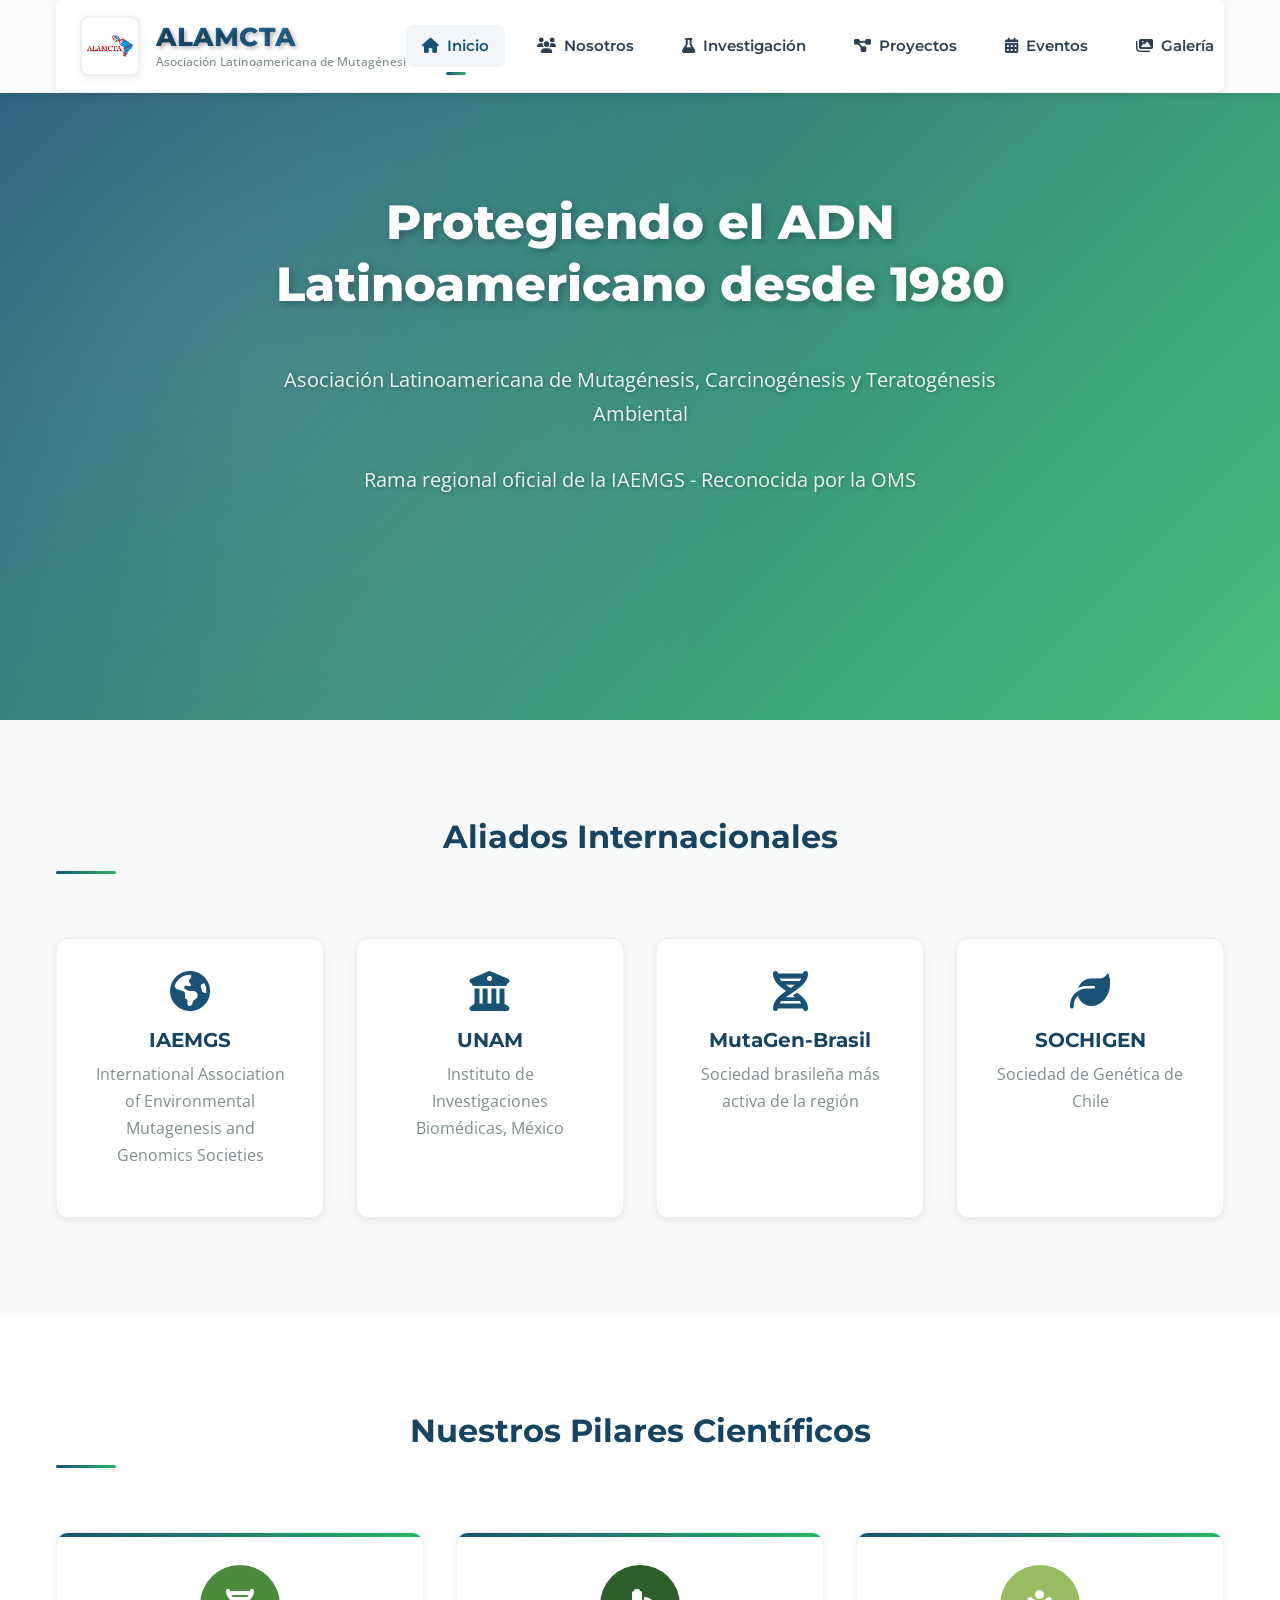
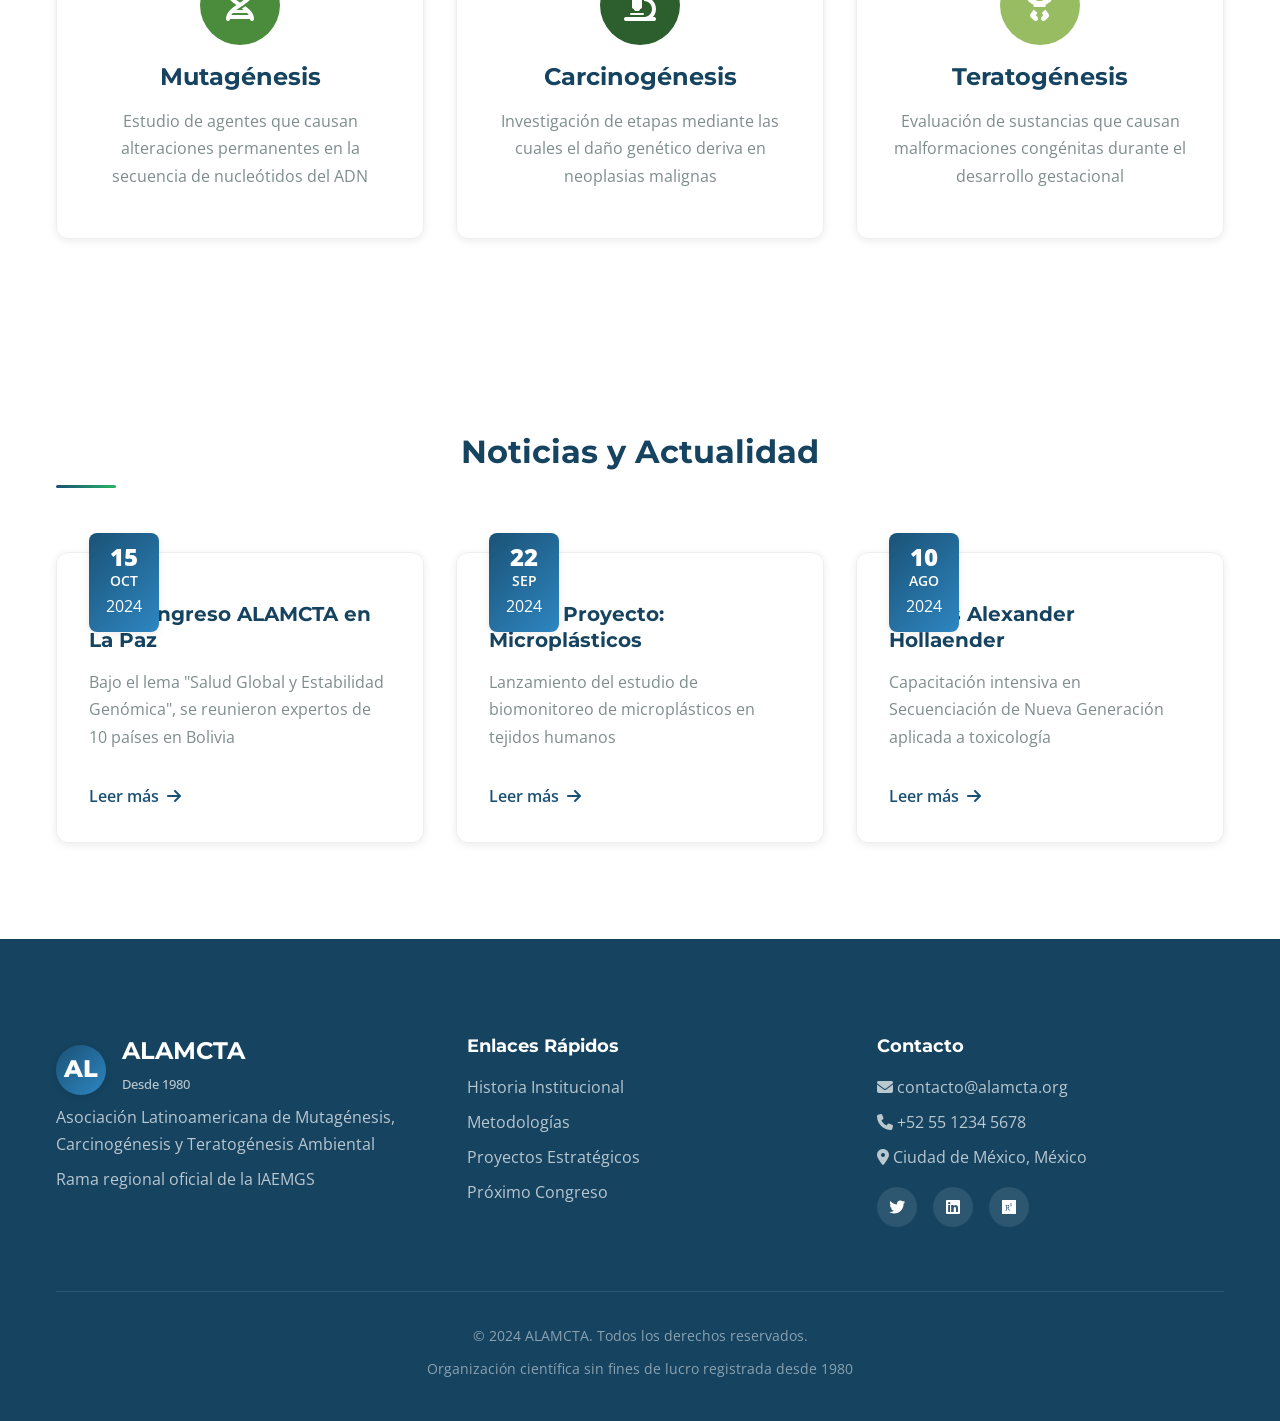
<file: index.html>
<!DOCTYPE html>
<html lang="es">
<head>
    <meta charset="UTF-8">
    <meta name="viewport" content="width=device-width, initial-scale=1.0">
    <title>ALAMCTA - Inicio</title>
    <link rel="stylesheet" href="assets/css/style.css">
    <link rel="stylesheet" href="https://cdnjs.cloudflare.com/ajax/libs/font-awesome/6.4.0/css/all.min.css">
    <link href="https://fonts.googleapis.com/css2?family=Montserrat:wght@400;600;700&family=Open+Sans:wght@400;600&display=swap" rel="stylesheet">
</head>
<body>
    <!-- Navegación -->
    <header class="header">
    <div class="container">
        <nav class="navbar">
            <!-- Logo con Imagen a la Izquierda -->
            <div class="logo-con-imagen">
                <a href="index.html" class="logo-link">
                    <div class="logo-img-container">
                        <!-- Imagen del logo -->
                        <img src="assets/img/logo.jpg" 
                             alt="ALAMCTA - Asociación Latinoamericana de Mutagénesis, Carcinogénesis y Teratogénesis Ambiental"
                             class="logo-img">
                    </div>
                    <div class="logo-texto">
                        <h1 class="logo-titulo">ALAMCTA</h1>
                        <p class="logo-descripcion">Asociación Latinoamericana de Mutagénesis, Carcinogénesis y Teratogénesis Ambiental</p>
                    </div>
                </a>
            </div>
            
            <!-- Botón Menú Móvil -->
            <button class="mobile-menu-btn" aria-label="Menú móvil">
                <i class="fas fa-bars"></i>
            </button>
            
            <!-- Menú de Navegación -->
            <ul class="nav-menu">
                <li><a href="index.html" class="active"><i class="fas fa-home"></i> Inicio</a></li>
                <li><a href="nosotros.html"><i class="fas fa-users"></i> Nosotros</a></li>
                <li><a href="investigacion.html"><i class="fas fa-flask"></i> Investigación</a></li>
                <li><a href="proyectos.html"><i class="fas fa-project-diagram"></i> Proyectos</a></li>
                <li><a href="eventos.html"><i class="fas fa-calendar-alt"></i> Eventos</a></li>
                <li><a href="galeria.html"><i class="fas fa-images"></i> Galería</a></li>
                
            </ul>
        </nav>
    </div>
</header>
    <!-- Hero Section -->
    <section class="hero">
        <div class="container">
            <div class="hero-content">
                <h2>Protegiendo el ADN Latinoamericano desde 1980</h2>
                <p>Asociación Latinoamericana de Mutagénesis, Carcinogénesis y Teratogénesis Ambiental</p>
                <p>Rama regional oficial de la IAEMGS - Reconocida por la OMS</p>
                <div class="hero-buttons">
                    </div>
            </div>
        </div>
    </section>

    <!-- Sección de Aliados -->
    <section class="aliados">
        <div class="container">
            <h2 class="section-title">Aliados Internacionales</h2>
            <div class="aliados-grid">
                <div class="aliado-card">
                    <i class="fas fa-globe-americas"></i>
                    <h3>IAEMGS</h3>
                    <p>International Association of Environmental Mutagenesis and Genomics Societies</p>
                </div>
                <div class="aliado-card">
                    <i class="fas fa-university"></i>
                    <h3>UNAM</h3>
                    <p>Instituto de Investigaciones Biomédicas, México</p>
                </div>
                <div class="aliado-card">
                    <i class="fas fa-dna"></i>
                    <h3>MutaGen-Brasil</h3>
                    <p>Sociedad brasileña más activa de la región</p>
                </div>
                <div class="aliado-card">
                    <i class="fas fa-leaf"></i>
                    <h3>SOCHIGEN</h3>
                    <p>Sociedad de Genética de Chile</p>
                </div>
            </div>
        </div>
    </section>

    <!-- Sección Pilares Científicos -->
    <section class="pilares">
        <div class="container">
            <h2 class="section-title">Nuestros Pilares Científicos</h2>
            <div class="pilares-grid">
                <div class="pilar-card">
                    <div class="pilar-icon" style="background-color: #4a8b3c;">
                        <i class="fas fa-dna"></i>
                    </div>
                    <h3>Mutagénesis</h3>
                    <p>Estudio de agentes que causan alteraciones permanentes en la secuencia de nucleótidos del ADN</p>
                </div>
                <div class="pilar-card">
                    <div class="pilar-icon" style="background-color: #2c5f2d;">
                        <i class="fas fa-microscope"></i>
                    </div>
                    <h3>Carcinogénesis</h3>
                    <p>Investigación de etapas mediante las cuales el daño genético deriva en neoplasias malignas</p>
                </div>
                <div class="pilar-card">
                    <div class="pilar-icon" style="background-color: #97bc62;">
                        <i class="fas fa-baby"></i>
                    </div>
                    <h3>Teratogénesis</h3>
                    <p>Evaluación de sustancias que causan malformaciones congénitas durante el desarrollo gestacional</p>
                </div>
            </div>
        </div>
    </section>

    <!-- Sección Noticias -->
    <section class="noticias">
        <div class="container">
            <h2 class="section-title">Noticias y Actualidad</h2>
            <div class="noticias-grid">
                <article class="noticia-card">
                    <div class="noticia-fecha">
                        <span class="dia">15</span>
                        <span class="mes">OCT</span>
                        <span class="ano">2024</span>
                    </div>
                    <h3>XIII Congreso ALAMCTA en La Paz</h3>
                    <p>Bajo el lema "Salud Global y Estabilidad Genómica", se reunieron expertos de 10 países en Bolivia</p>
                    <a href="eventos.html" class="noticia-link">Leer más <i class="fas fa-arrow-right"></i></a>
                </article>
                <article class="noticia-card">
                    <div class="noticia-fecha">
                        <span class="dia">22</span>
                        <span class="mes">SEP</span>
                        <span class="ano">2024</span>
                    </div>
                    <h3>Nuevo Proyecto: Microplásticos</h3>
                    <p>Lanzamiento del estudio de biomonitoreo de microplásticos en tejidos humanos</p>
                    <a href="proyectos.html" class="noticia-link">Leer más <i class="fas fa-arrow-right"></i></a>
                </article>
                <article class="noticia-card">
                    <div class="noticia-fecha">
                        <span class="dia">10</span>
                        <span class="mes">AGO</span>
                        <span class="ano">2024</span>
                    </div>
                    <h3>Cursos Alexander Hollaender</h3>
                    <p>Capacitación intensiva en Secuenciación de Nueva Generación aplicada a toxicología</p>
                    <a href="eventos.html" class="noticia-link">Leer más <i class="fas fa-arrow-right"></i></a>
                </article>
            </div>
        </div>
    </section>

    <!-- Footer -->
    <footer class="footer">
        <div class="container">
            <div class="footer-content">
                <div class="footer-section">
                    <div class="logo">
                        <a href="index.html">
                            <div class="logo-icon">AL</div>
                            <div class="logo-text">
                                <h3>ALAMCTA</h3>
                                <p>Desde 1980</p>
                            </div>
                        </a>
                    </div>
                    <p>Asociación Latinoamericana de Mutagénesis, Carcinogénesis y Teratogénesis Ambiental</p>
                    <p>Rama regional oficial de la IAEMGS</p>
                </div>
                
                <div class="footer-section">
                    <h4>Enlaces Rápidos</h4>
                    <ul>
                        <li><a href="nosotros.html">Historia Institucional</a></li>
                        <li><a href="investigacion.html">Metodologías</a></li>
                        <li><a href="proyectos.html">Proyectos Estratégicos</a></li>
                        <li><a href="eventos.html">Próximo Congreso</a></li>
                    </ul>
                </div>
                
                <div class="footer-section">
                    <h4>Contacto</h4>
                    <p><i class="fas fa-envelope"></i> contacto@alamcta.org</p>
                    <p><i class="fas fa-phone"></i> +52 55 1234 5678</p>
                    <p><i class="fas fa-map-marker-alt"></i> Ciudad de México, México</p>
                    <div class="social-icons">
                        <a href="#"><i class="fab fa-twitter"></i></a>
                        <a href="#"><i class="fab fa-linkedin"></i></a>
                        <a href="#"><i class="fab fa-researchgate"></i></a>
                    </div>
                </div>
            </div>
            
            <div class="footer-bottom">
                <p>&copy; 2024 ALAMCTA. Todos los derechos reservados.</p>
                <p class="disclaimer">Organización científica sin fines de lucro registrada desde 1980</p>
            </div>
        </div>
    </footer>

    <script src="assets/js/main.js"></script>
</body>
</html>
</file>
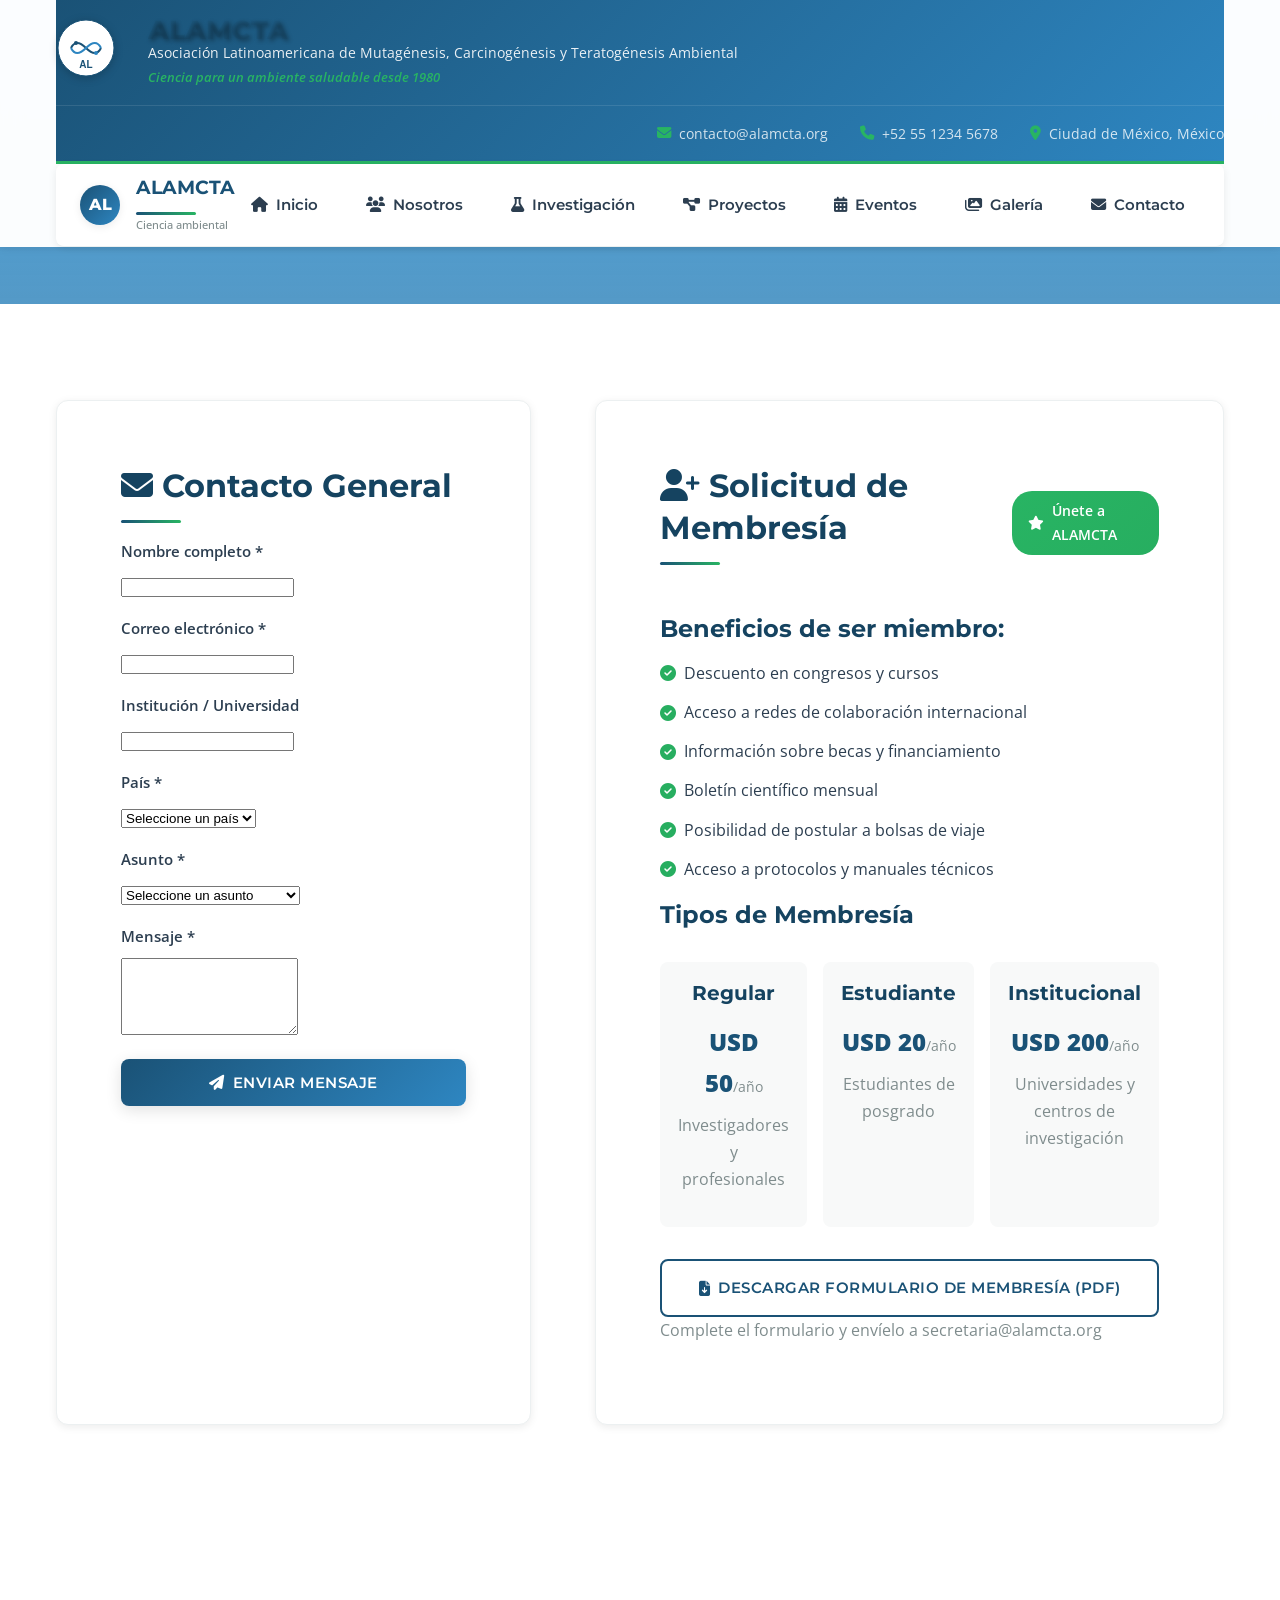
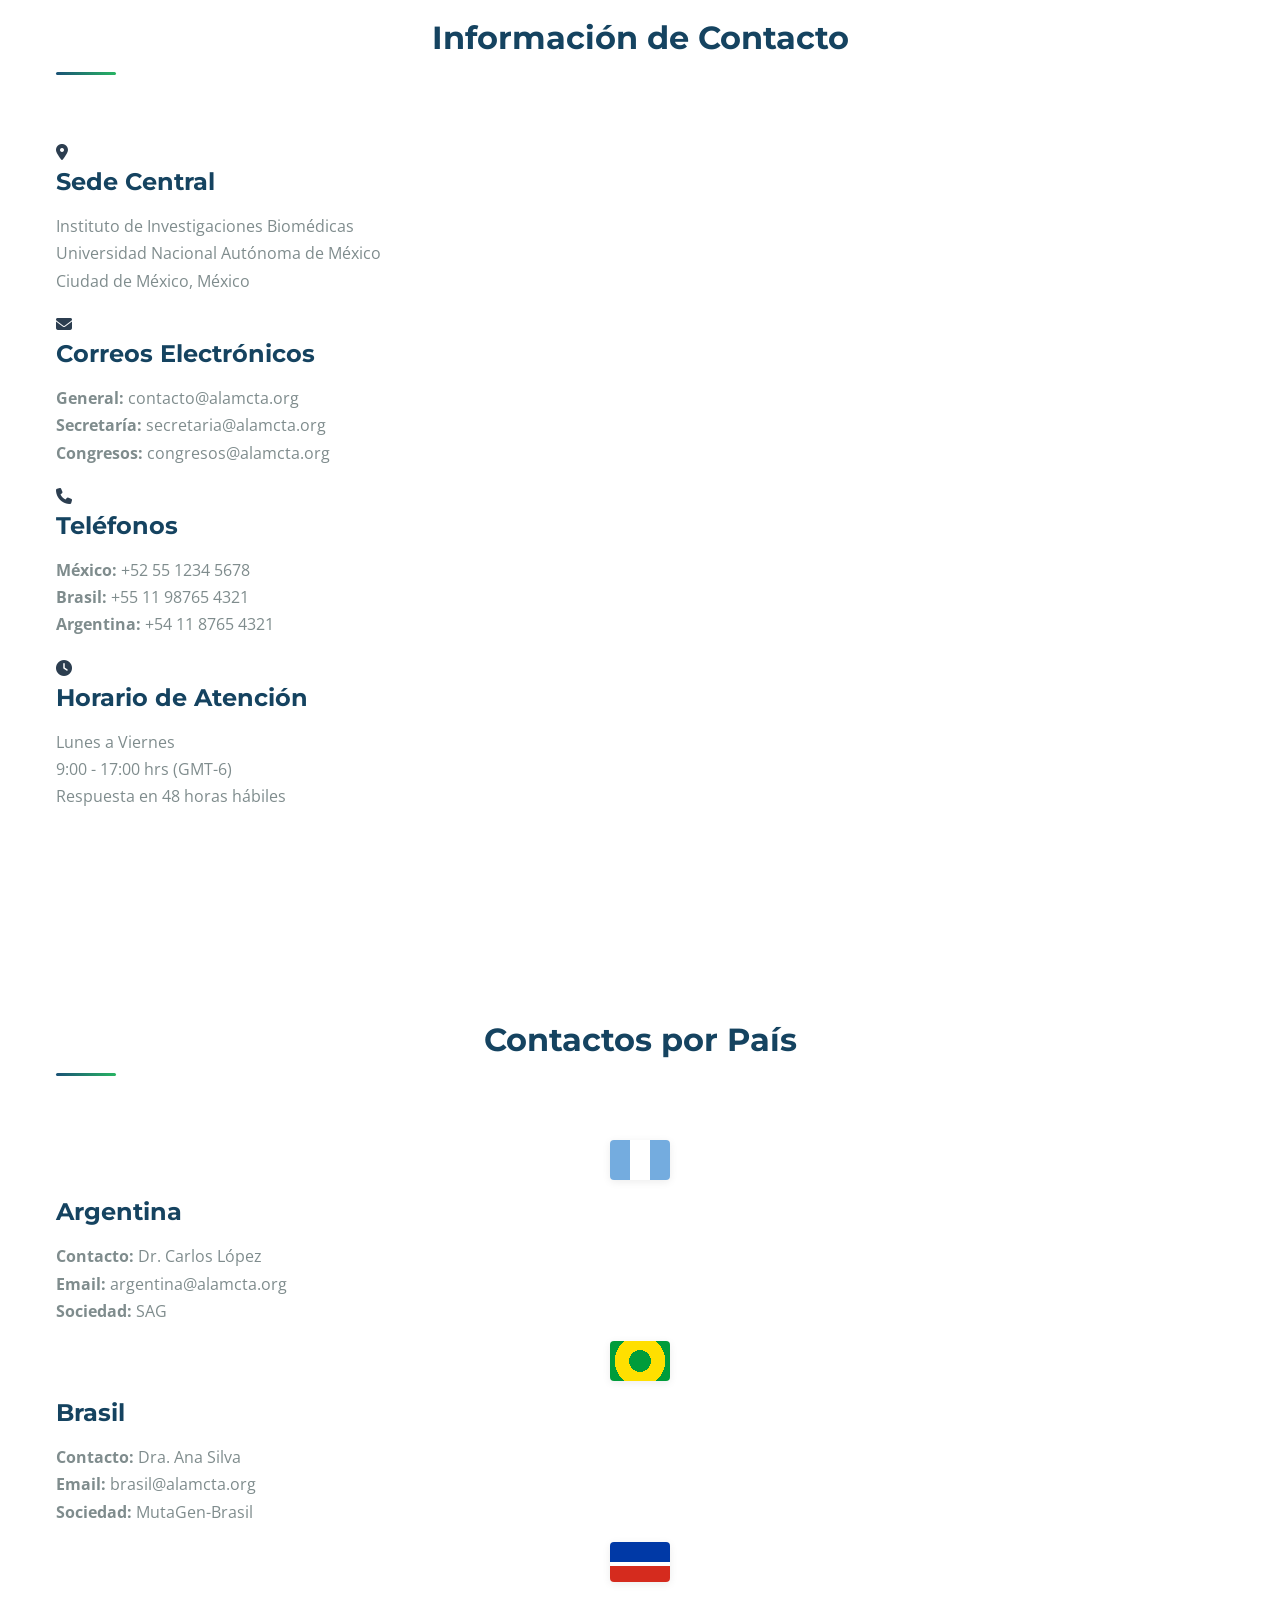
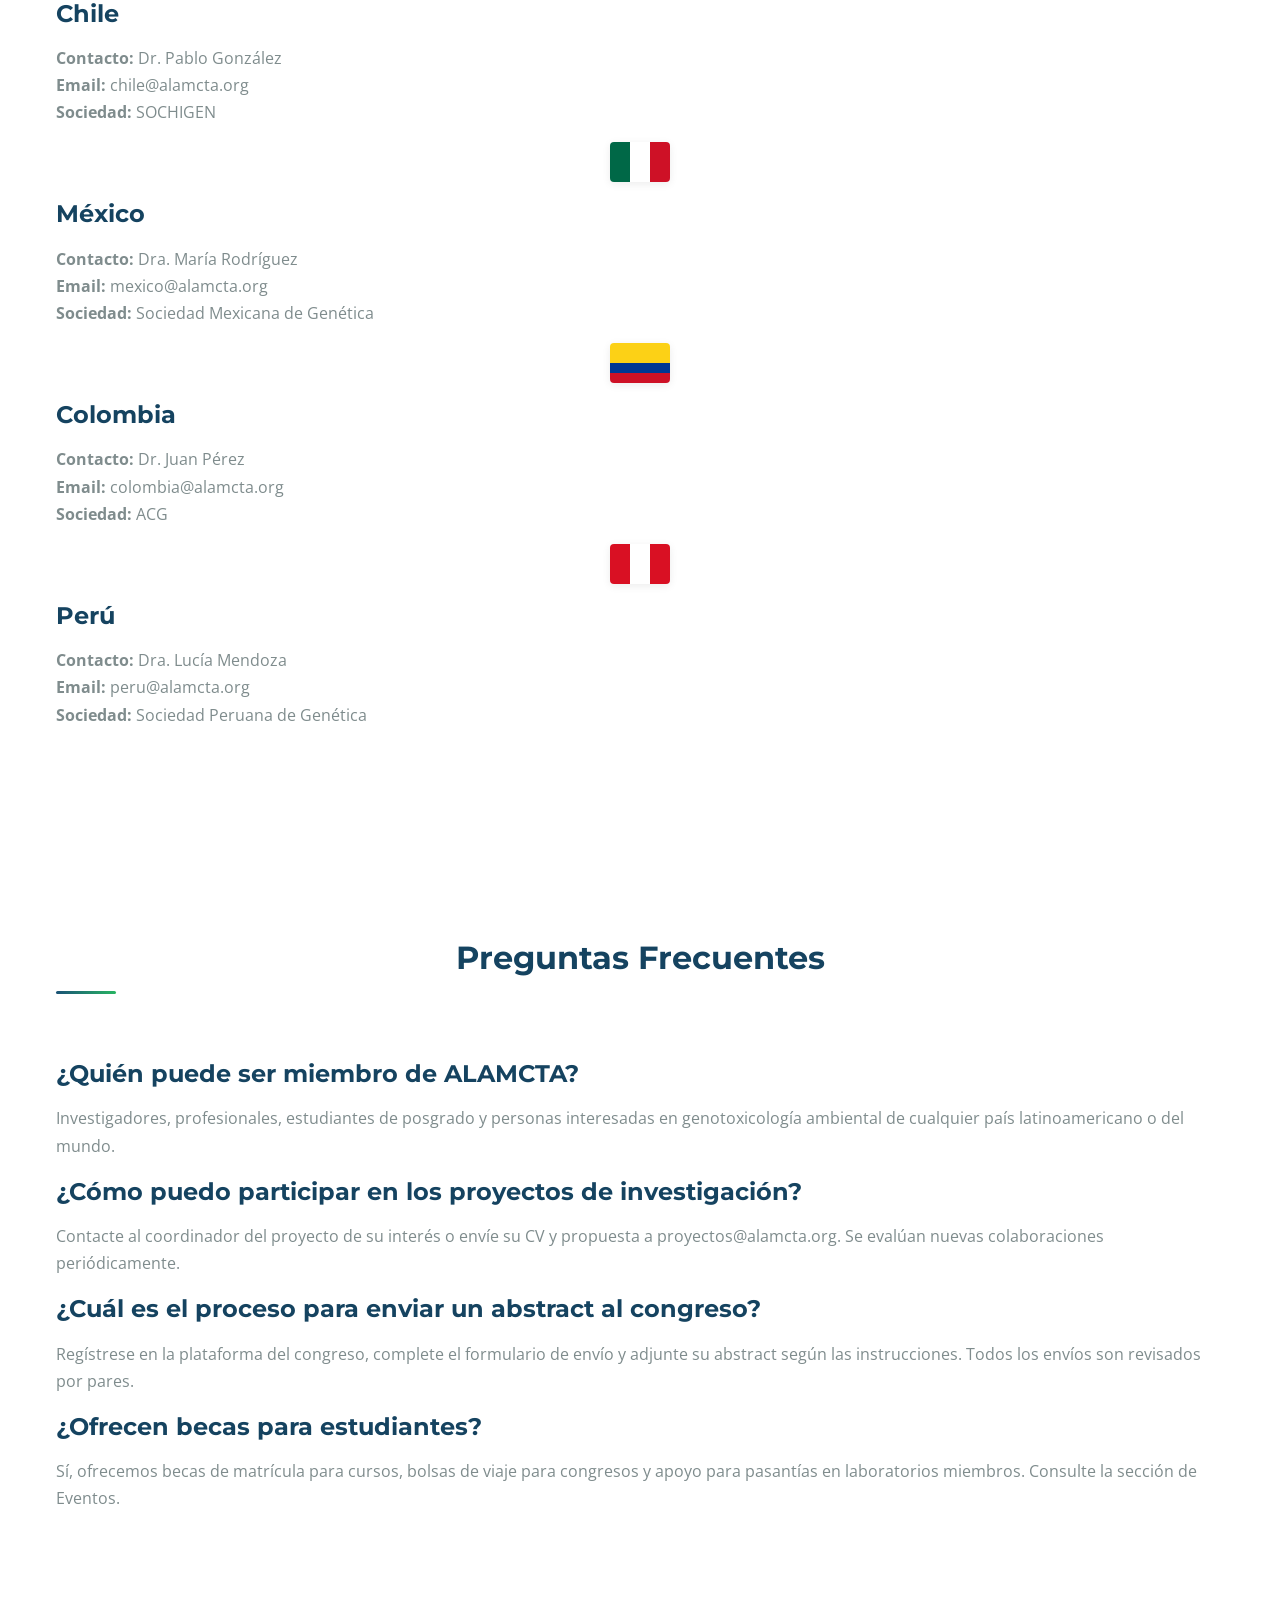
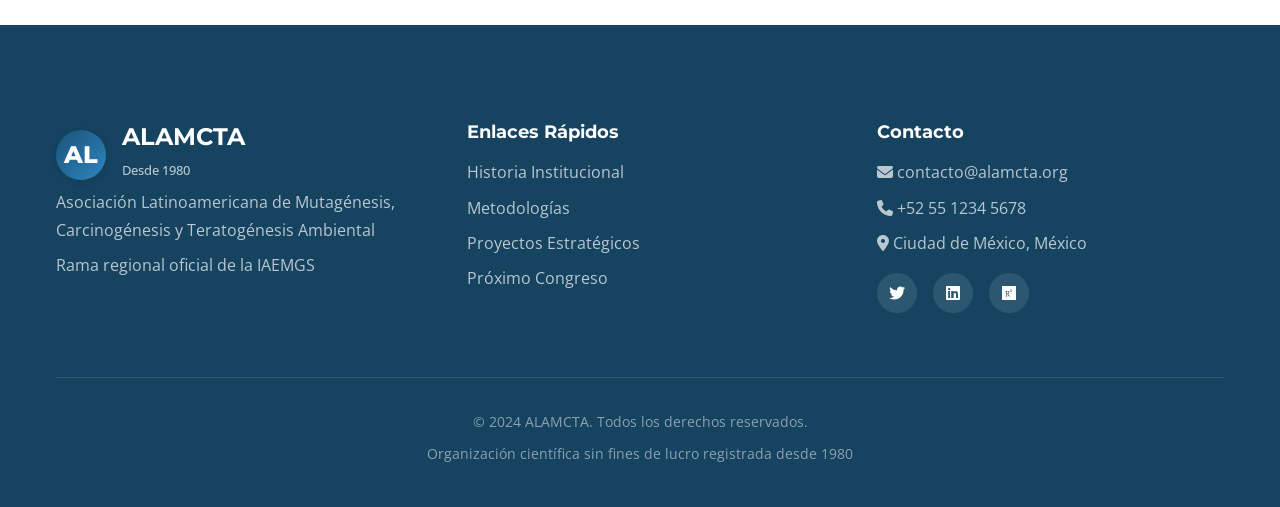
<file: contacto.html>
<!DOCTYPE html>
<html lang="es">
<head>
    <meta charset="UTF-8">
    <meta name="viewport" content="width=device-width, initial-scale=1.0">
    <title>ALAMCTA - Contacto y Membresía</title>
    <link rel="stylesheet" href="assets/css/style.css">
    <link rel="stylesheet" href="https://cdnjs.cloudflare.com/ajax/libs/font-awesome/6.4.0/css/all.min.css">
    <link href="https://fonts.googleapis.com/css2?family=Montserrat:wght@400;600;700&family=Open+Sans:wght@400;600&display=swap" rel="stylesheet">
</head>
<body>
    <!-- Navegación -->
<!-- Header con Logo -->
<header class="header">
    <div class="container">
        <!-- Banner Superior con Logo Completo -->
        <div class="header-banner">
            <div class="logo-completo">
                <div class="logo-imagen">
                    <!-- SVG del logo ALAMCTA -->
                    <svg width="60" height="60" viewBox="0 0 60 60" fill="none" xmlns="http://www.w3.org/2000/svg">
                        <!-- Círculo de fondo -->
                        <circle cx="30" cy="30" r="28" fill="white" stroke="#1A5276" stroke-width="1"/>
                        <!-- Elemento ADN simplificado -->
                        <path d="M 15 30 Q 20 20 30 30 Q 40 40 45 30" stroke="#1A5276" stroke-width="2" fill="none"/>
                        <path d="M 15 30 Q 20 40 30 30 Q 40 20 45 30" stroke="#2E86C1" stroke-width="2" fill="none"/>
                        <!-- Puntos de conexión -->
                        <circle cx="20" cy="25" r="2" fill="#1A5276"/>
                        <circle cx="40" cy="35" r="2" fill="#2E86C1"/>
                        <!-- Texto AL -->
                        <text x="30" y="50" text-anchor="middle" font-family="Arial" font-size="10" font-weight="bold" fill="#1A5276">AL</text>
                    </svg>
                </div>
                <div class="logo-texto-completo">
                    <h1 class="logo-titulo">ALAMCTA</h1>
                    <p class="logo-subtitulo">Asociación Latinoamericana de Mutagénesis, Carcinogénesis y Teratogénesis Ambiental</p>
                    <p class="logo-lema">Ciencia para un ambiente saludable desde 1980</p>
                </div>
            </div>
            
            <!-- Información de contacto rápida -->
            <div class="header-contacto">
                <div class="contacto-item">
                    <i class="fas fa-envelope"></i>
                    <span>contacto@alamcta.org</span>
                </div>
                <div class="contacto-item">
                    <i class="fas fa-phone"></i>
                    <span>+52 55 1234 5678</span>
                </div>
                <div class="contacto-item">
                    <i class="fas fa-map-marker-alt"></i>
                    <span>Ciudad de México, México</span>
                </div>
            </div>
        </div>
        
        <!-- Navegación Principal -->
        <nav class="navbar">
            <div class="logo-mini">
                <a href="index.html">
                    <div class="logo-icon">AL</div>
                    <div class="logo-text">
                        <h2>ALAMCTA</h2>
                        <p>Ciencia ambiental</p>
                    </div>
                </a>
            </div>
            
            <button class="mobile-menu-btn" aria-label="Menú móvil">
                <i class="fas fa-bars"></i>
            </button>
            
            <ul class="nav-menu">
                <li><a href="index.html"><i class="fas fa-home"></i> Inicio</a></li>
                <li><a href="nosotros.html"><i class="fas fa-users"></i> Nosotros</a></li>
                <li><a href="investigacion.html"><i class="fas fa-flask"></i> Investigación</a></li>
                <li><a href="proyectos.html"><i class="fas fa-project-diagram"></i> Proyectos</a></li>
                <li><a href="eventos.html"><i class="fas fa-calendar-alt"></i> Eventos</a></li>
                <li><a href="galeria.html"><i class="fas fa-images"></i> Galería</a></li>
                <li><a href="contacto.html"><i class="fas fa-envelope"></i> Contacto</a></li>
            </ul>
        </nav>
    </div>
</header>

    <!-- Hero Section Contacto -->
    <section class="page-hero" style="background: linear-gradient(rgba(52, 152, 219, 0.9), rgba(41, 128, 185, 0.8)), url('https://images.unsplash.com/photo-1521737711867-e3b97375f902?ixlib=rb-4.0.3&auto=format&fit=crop&w=1350&q=80');">
        <div class="container">
            <h1>Contacto y Membresía</h1>
            <p>Únete a nuestra red científica latinoamericana</p>
        </div>
    </section>

    <!-- Formulario de Contacto y Membresía -->
    <section class="formulario-contacto">
        <div class="container">
            <div class="formulario-grid">
                <!-- Formulario de Contacto -->
                <div class="formulario-seccion">
                    <h2><i class="fas fa-envelope"></i> Contacto General</h2>
                    <form class="contact-form">
                        <div class="form-group">
                            <label for="nombre">Nombre completo *</label>
                            <input type="text" id="nombre" name="nombre" required>
                        </div>
                        
                        <div class="form-group">
                            <label for="email">Correo electrónico *</label>
                            <input type="email" id="email" name="email" required>
                        </div>
                        
                        <div class="form-group">
                            <label for="institucion">Institución / Universidad</label>
                            <input type="text" id="institucion" name="institucion">
                        </div>
                        
                        <div class="form-group">
                            <label for="pais">País *</label>
                            <select id="pais" name="pais" required>
                                <option value="">Seleccione un país</option>
                                <option value="argentina">Argentina</option>
                                <option value="bolivia">Bolivia</option>
                                <option value="brasil">Brasil</option>
                                <option value="chile">Chile</option>
                                <option value="colombia">Colombia</option>
                                <option value="mexico">México</option>
                                <option value="paraguay">Paraguay</option>
                                <option value="peru">Perú</option>
                                <option value="uruguay">Uruguay</option>
                                <option value="venezuela">Venezuela</option>
                                <option value="otros">Otro</option>
                            </select>
                        </div>
                        
                        <div class="form-group">
                            <label for="asunto">Asunto *</label>
                            <select id="asunto" name="asunto" required>
                                <option value="">Seleccione un asunto</option>
                                <option value="informacion">Información general</option>
                                <option value="membresia">Membresía en ALAMCTA</option>
                                <option value="congreso">Próximo congreso</option>
                                <option value="cursos">Cursos de formación</option>
                                <option value="proyectos">Participación en proyectos</option>
                                <option value="otros">Otro</option>
                            </select>
                        </div>
                        
                        <div class="form-group">
                            <label for="mensaje">Mensaje *</label>
                            <textarea id="mensaje" name="mensaje" rows="5" required></textarea>
                        </div>
                        
                        <button type="submit" class="btn btn-primary btn-block">
                            <i class="fas fa-paper-plane"></i> Enviar Mensaje
                        </button>
                    </form>
                </div>
                
                <!-- Formulario de Membresía -->
                <div class="formulario-seccion">
                    <div class="membresia-header">
                        <h2><i class="fas fa-user-plus"></i> Solicitud de Membresía</h2>
                        <div class="membresia-badge">
                            <i class="fas fa-star"></i>
                            <span>Únete a ALAMCTA</span>
                        </div>
                    </div>
                    
                    <div class="membresia-beneficios">
                        <h3>Beneficios de ser miembro:</h3>
                        <ul>
                            <li><i class="fas fa-check-circle"></i> Descuento en congresos y cursos</li>
                            <li><i class="fas fa-check-circle"></i> Acceso a redes de colaboración internacional</li>
                            <li><i class="fas fa-check-circle"></i> Información sobre becas y financiamiento</li>
                            <li><i class="fas fa-check-circle"></i> Boletín científico mensual</li>
                            <li><i class="fas fa-check-circle"></i> Posibilidad de postular a bolsas de viaje</li>
                            <li><i class="fas fa-check-circle"></i> Acceso a protocolos y manuales técnicos</li>
                        </ul>
                    </div>
                    
                    <div class="membresia-tipos">
                        <h3>Tipos de Membresía</h3>
                        <div class="tipos-grid">
                            <div class="tipo-card">
                                <h4>Regular</h4>
                                <p class="tipo-precio">USD 50<span>/año</span></p>
                                <p class="tipo-desc">Investigadores y profesionales</p>
                            </div>
                            <div class="tipo-card">
                                <h4>Estudiante</h4>
                                <p class="tipo-precio">USD 20<span>/año</span></p>
                                <p class="tipo-desc">Estudiantes de posgrado</p>
                            </div>
                            <div class="tipo-card">
                                <h4>Institucional</h4>
                                <p class="tipo-precio">USD 200<span>/año</span></p>
                                <p class="tipo-desc">Universidades y centros de investigación</p>
                            </div>
                        </div>
                    </div>
                    
                    <div class="membresia-accion">
                        <a href="#" class="btn btn-secondary btn-block">
                            <i class="fas fa-file-download"></i> Descargar Formulario de Membresía (PDF)
                        </a>
                        <p class="membresia-nota">Complete el formulario y envíelo a secretaria@alamcta.org</p>
                    </div>
                </div>
            </div>
        </div>
    </section>

    <!-- Información de Contacto -->
    <section class="info-contacto">
        <div class="container">
            <h2 class="section-title">Información de Contacto</h2>
            <div class="info-grid">
                <div class="info-card">
                    <div class="info-icon">
                        <i class="fas fa-map-marker-alt"></i>
                    </div>
                    <h3>Sede Central</h3>
                    <p>Instituto de Investigaciones Biomédicas<br>
                    Universidad Nacional Autónoma de México<br>
                    Ciudad de México, México</p>
                </div>
                
                <div class="info-card">
                    <div class="info-icon">
                        <i class="fas fa-envelope"></i>
                    </div>
                    <h3>Correos Electrónicos</h3>
                    <p><strong>General:</strong> contacto@alamcta.org<br>
                    <strong>Secretaría:</strong> secretaria@alamcta.org<br>
                    <strong>Congresos:</strong> congresos@alamcta.org</p>
                </div>
                
                <div class="info-card">
                    <div class="info-icon">
                        <i class="fas fa-phone"></i>
                    </div>
                    <h3>Teléfonos</h3>
                    <p><strong>México:</strong> +52 55 1234 5678<br>
                    <strong>Brasil:</strong> +55 11 98765 4321<br>
                    <strong>Argentina:</strong> +54 11 8765 4321</p>
                </div>
                
                <div class="info-card">
                    <div class="info-icon">
                        <i class="fas fa-clock"></i>
                    </div>
                    <h3>Horario de Atención</h3>
                    <p>Lunes a Viernes<br>
                    9:00 - 17:00 hrs (GMT-6)<br>
                    Respuesta en 48 horas hábiles</p>
                </div>
            </div>
        </div>
    </section>

    <!-- Red Regional -->
    <section class="red-regional">
        <div class="container">
            <h2 class="section-title">Contactos por País</h2>
            <div class="paises-grid">
                <div class="pais-card">
                    <div class="pais-bandera argentina"></div>
                    <h3>Argentina</h3>
                    <p><strong>Contacto:</strong> Dr. Carlos López<br>
                    <strong>Email:</strong> argentina@alamcta.org<br>
                    <strong>Sociedad:</strong> SAG</p>
                </div>
                
                <div class="pais-card">
                    <div class="pais-bandera brasil"></div>
                    <h3>Brasil</h3>
                    <p><strong>Contacto:</strong> Dra. Ana Silva<br>
                    <strong>Email:</strong> brasil@alamcta.org<br>
                    <strong>Sociedad:</strong> MutaGen-Brasil</p>
                </div>
                
                <div class="pais-card">
                    <div class="pais-bandera chile"></div>
                    <h3>Chile</h3>
                    <p><strong>Contacto:</strong> Dr. Pablo González<br>
                    <strong>Email:</strong> chile@alamcta.org<br>
                    <strong>Sociedad:</strong> SOCHIGEN</p>
                </div>
                
                <div class="pais-card">
                    <div class="pais-bandera mexico"></div>
                    <h3>México</h3>
                    <p><strong>Contacto:</strong> Dra. María Rodríguez<br>
                    <strong>Email:</strong> mexico@alamcta.org<br>
                    <strong>Sociedad:</strong> Sociedad Mexicana de Genética</p>
                </div>
                
                <div class="pais-card">
                    <div class="pais-bandera colombia"></div>
                    <h3>Colombia</h3>
                    <p><strong>Contacto:</strong> Dr. Juan Pérez<br>
                    <strong>Email:</strong> colombia@alamcta.org<br>
                    <strong>Sociedad:</strong> ACG</p>
                </div>
                
                <div class="pais-card">
                    <div class="pais-bandera peru"></div>
                    <h3>Perú</h3>
                    <p><strong>Contacto:</strong> Dra. Lucía Mendoza<br>
                    <strong>Email:</strong> peru@alamcta.org<br>
                    <strong>Sociedad:</strong> Sociedad Peruana de Genética</p>
                </div>
            </div>
        </div>
    </section>

    <!-- FAQ -->
    <section class="faq-contacto">
        <div class="container">
            <h2 class="section-title">Preguntas Frecuentes</h2>
            <div class="faq-grid">
                <div class="faq-item">
                    <h3>¿Quién puede ser miembro de ALAMCTA?</h3>
                    <p>Investigadores, profesionales, estudiantes de posgrado y personas interesadas en genotoxicología ambiental de cualquier país latinoamericano o del mundo.</p>
                </div>
                
                <div class="faq-item">
                    <h3>¿Cómo puedo participar en los proyectos de investigación?</h3>
                    <p>Contacte al coordinador del proyecto de su interés o envíe su CV y propuesta a proyectos@alamcta.org. Se evalúan nuevas colaboraciones periódicamente.</p>
                </div>
                
                <div class="faq-item">
                    <h3>¿Cuál es el proceso para enviar un abstract al congreso?</h3>
                    <p>Regístrese en la plataforma del congreso, complete el formulario de envío y adjunte su abstract según las instrucciones. Todos los envíos son revisados por pares.</p>
                </div>
                
                <div class="faq-item">
                    <h3>¿Ofrecen becas para estudiantes?</h3>
                    <p>Sí, ofrecemos becas de matrícula para cursos, bolsas de viaje para congresos y apoyo para pasantías en laboratorios miembros. Consulte la sección de Eventos.</p>
                </div>
            </div>
        </div>
    </section>

    <!-- Footer -->
    <footer class="footer">
        <div class="container">
            <div class="footer-content">
                <div class="footer-section">
                    <div class="logo">
                        <a href="index.html">
                            <div class="logo-icon">AL</div>
                            <div class="logo-text">
                                <h3>ALAMCTA</h3>
                                <p>Desde 1980</p>
                            </div>
                        </a>
                    </div>
                    <p>Asociación Latinoamericana de Mutagénesis, Carcinogénesis y Teratogénesis Ambiental</p>
                    <p>Rama regional oficial de la IAEMGS</p>
                </div>
                
                <div class="footer-section">
                    <h4>Enlaces Rápidos</h4>
                    <ul>
                        <li><a href="nosotros.html">Historia Institucional</a></li>
                        <li><a href="investigacion.html">Metodologías</a></li>
                        <li><a href="proyectos.html">Proyectos Estratégicos</a></li>
                        <li><a href="eventos.html">Próximo Congreso</a></li>
                    </ul>
                </div>
                
                <div class="footer-section">
                    <h4>Contacto</h4>
                    <p><i class="fas fa-envelope"></i> contacto@alamcta.org</p>
                    <p><i class="fas fa-phone"></i> +52 55 1234 5678</p>
                    <p><i class="fas fa-map-marker-alt"></i> Ciudad de México, México</p>
                    <div class="social-icons">
                        <a href="#"><i class="fab fa-twitter"></i></a>
                        <a href="#"><i class="fab fa-linkedin"></i></a>
                        <a href="#"><i class="fab fa-researchgate"></i></a>
                    </div>
                </div>
            </div>
            
            <div class="footer-bottom">
                <p>&copy; 2024 ALAMCTA. Todos los derechos reservados.</p>
                <p class="disclaimer">Organización científica sin fines de lucro registrada desde 1980</p>
            </div>
        </div>
    </footer>

    <script src="assets/js/main.js"></script>
</body>
</html>
</file>
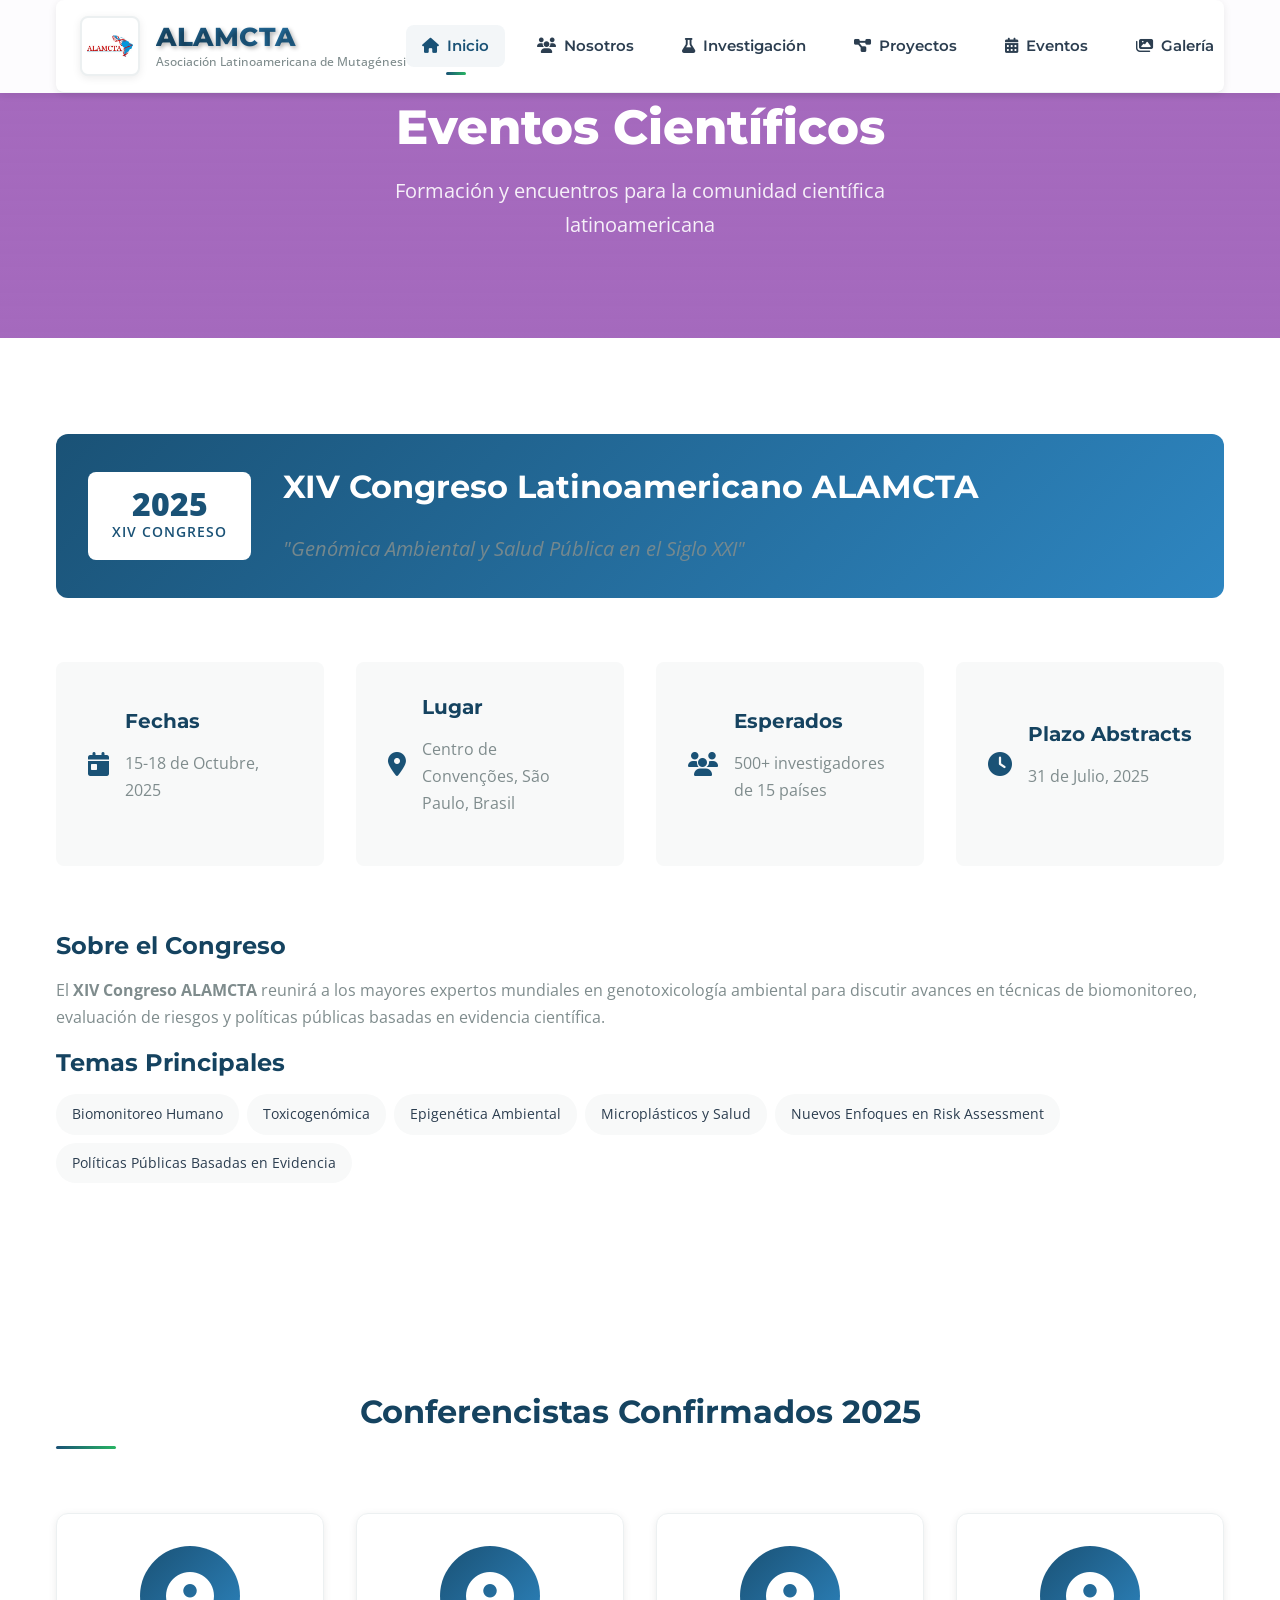
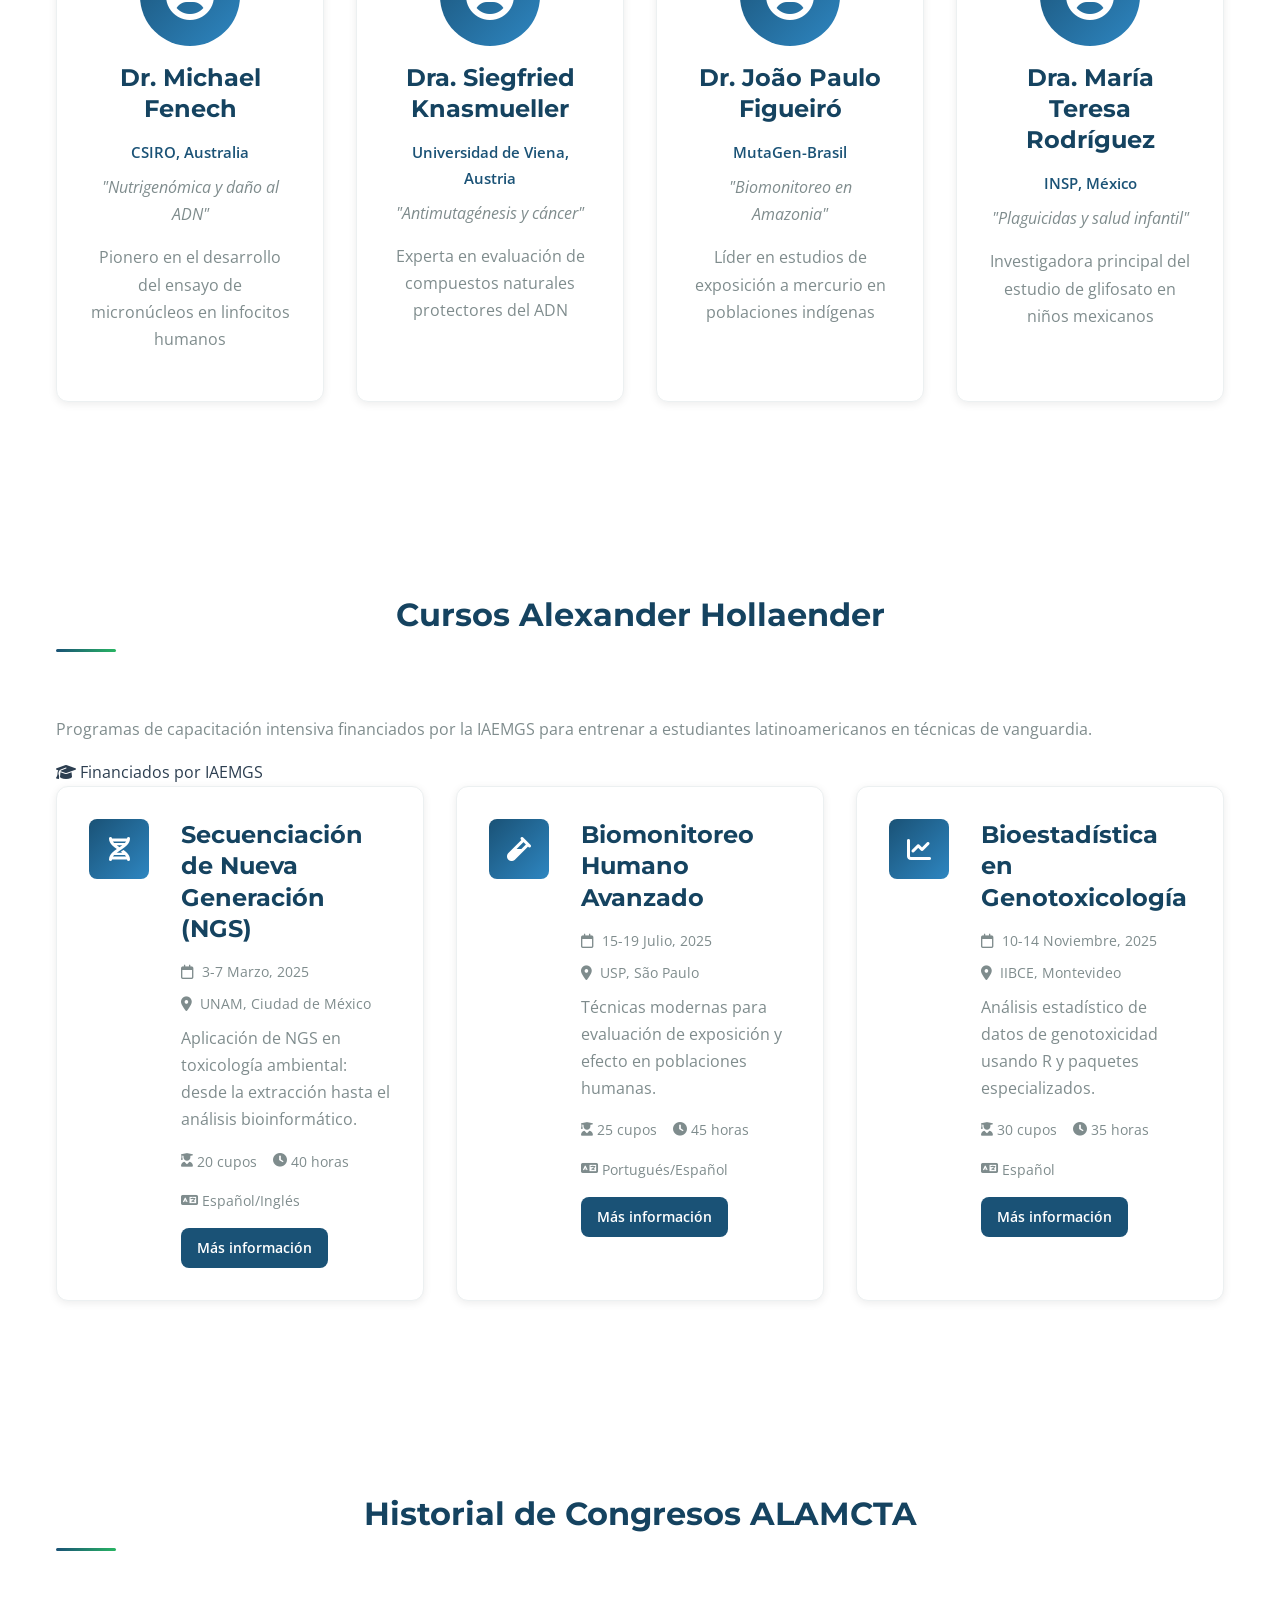
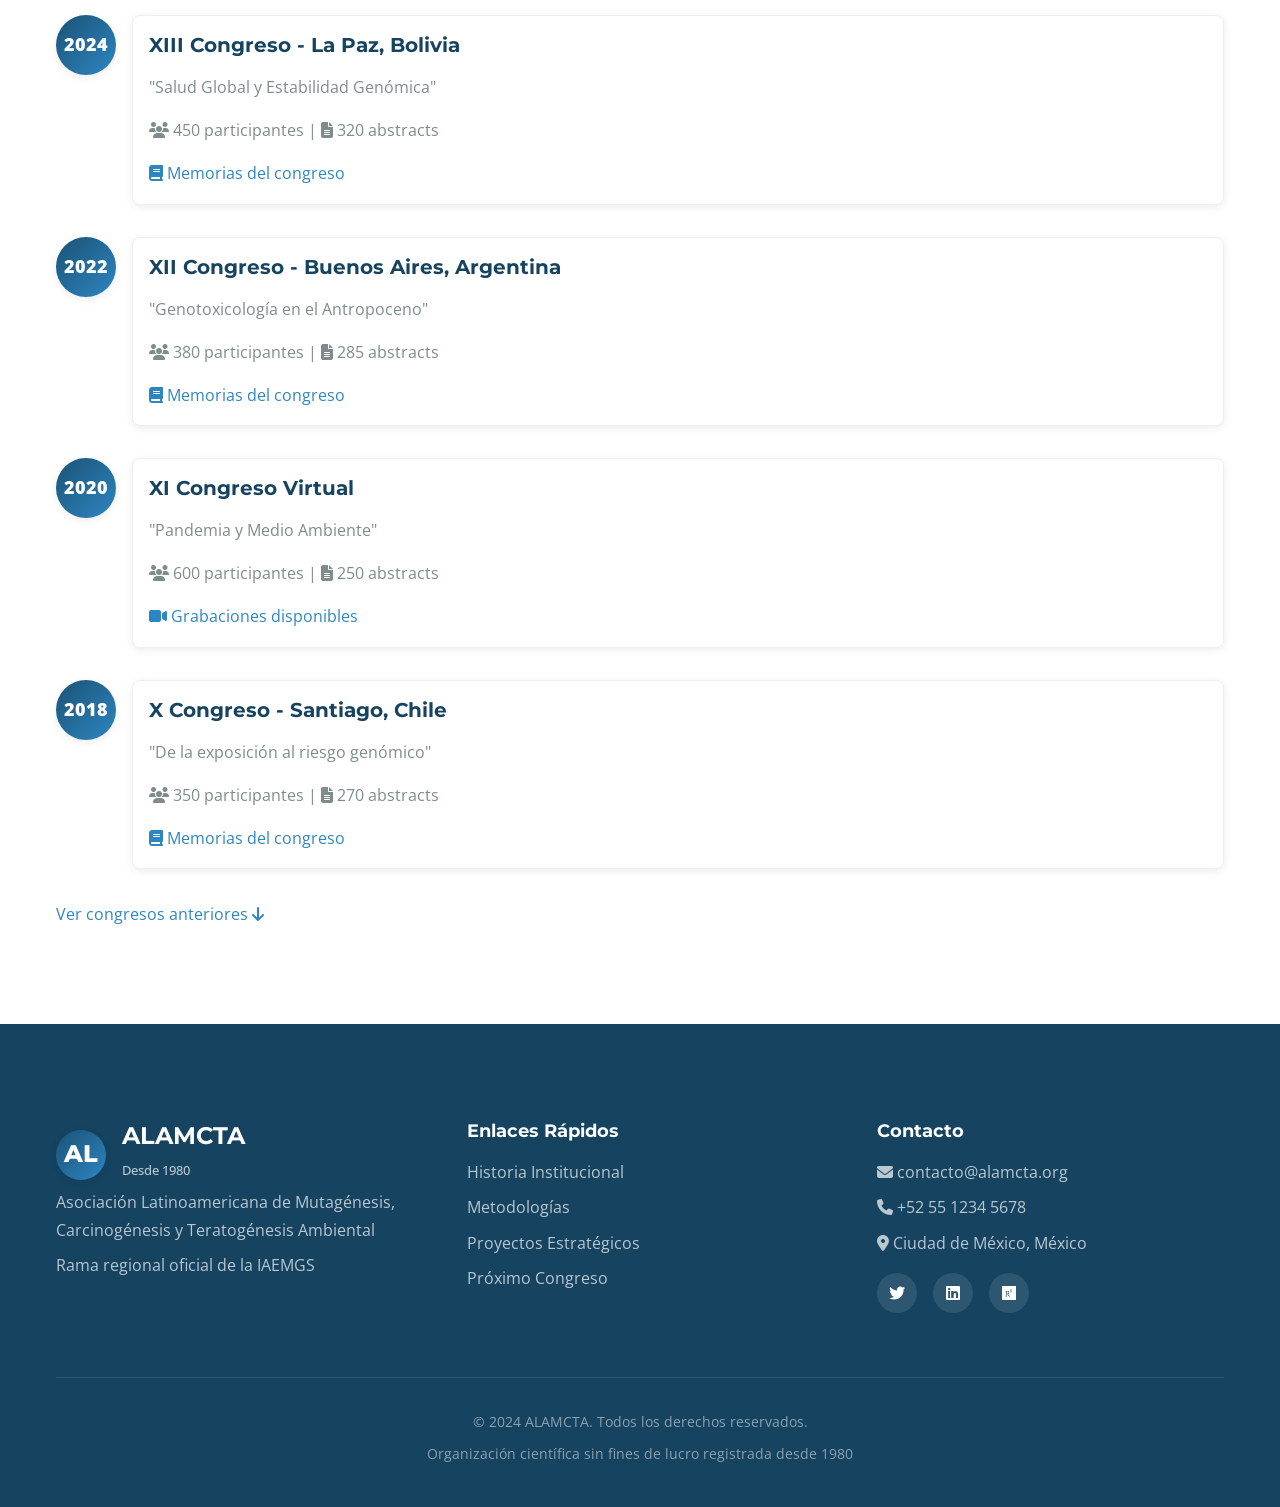
<file: eventos.html>
<!DOCTYPE html>
<html lang="es">
<head>
    <meta charset="UTF-8">
    <meta name="viewport" content="width=device-width, initial-scale=1.0">
    <title>ALAMCTA - Eventos</title>
    <link rel="stylesheet" href="assets/css/style.css">
    <link rel="stylesheet" href="https://cdnjs.cloudflare.com/ajax/libs/font-awesome/6.4.0/css/all.min.css">
    <link href="https://fonts.googleapis.com/css2?family=Montserrat:wght@400;600;700&family=Open+Sans:wght@400;600&display=swap" rel="stylesheet">
</head>
<body>
    <!-- Navegación -->
       <header class="header">
    <div class="container">
        <nav class="navbar">
            <!-- Logo con Imagen a la Izquierda -->
            <div class="logo-con-imagen">
                <a href="index.html" class="logo-link">
                    <div class="logo-img-container">
                        <!-- Imagen del logo -->
                        <img src="assets/img/logo.jpg" 
                             alt="ALAMCTA - Asociación Latinoamericana de Mutagénesis, Carcinogénesis y Teratogénesis Ambiental"
                             class="logo-img">
                    </div>
                    <div class="logo-texto">
                        <h1 class="logo-titulo">ALAMCTA</h1>
                        <p class="logo-descripcion">Asociación Latinoamericana de Mutagénesis, Carcinogénesis y Teratogénesis Ambiental</p>
                    </div>
                </a>
            </div>
            
            <!-- Botón Menú Móvil -->
            <button class="mobile-menu-btn" aria-label="Menú móvil">
                <i class="fas fa-bars"></i>
            </button>
            
            <!-- Menú de Navegación -->
            <ul class="nav-menu">
                <li><a href="index.html" class="active"><i class="fas fa-home"></i> Inicio</a></li>
                <li><a href="nosotros.html"><i class="fas fa-users"></i> Nosotros</a></li>
                <li><a href="investigacion.html"><i class="fas fa-flask"></i> Investigación</a></li>
                <li><a href="proyectos.html"><i class="fas fa-project-diagram"></i> Proyectos</a></li>
                <li><a href="eventos.html"><i class="fas fa-calendar-alt"></i> Eventos</a></li>
                <li><a href="galeria.html"><i class="fas fa-images"></i> Galería</a></li>
                
            </ul>
        </nav>
    </div>
</header>
    <!-- Hero Section Eventos -->
    <section class="page-hero" style="background: linear-gradient(rgba(155, 89, 182, 0.9), rgba(142, 68, 173, 0.8)), url('https://images.unsplash.com/photo-1540575467063-178a50c2df87?ixlib=rb-4.0.3&auto=format&fit=crop&w=1350&q=80');">
        <div class="container">
            <h1>Eventos Científicos</h1>
            <p>Formación y encuentros para la comunidad científica latinoamericana</p>
        </div>
    </section>

    <!-- Próximo Congreso -->
    <section class="proximo-congreso">
        <div class="container">
            <div class="congreso-header">
                <div class="congreso-badge">
                    <div class="badge-fecha">2025</div>
                    <div class="badge-text">XIV CONGRESO</div>
                </div>
                <div class="congreso-titulo">
                    <h2>XIV Congreso Latinoamericano ALAMCTA</h2>
                    <p class="congreso-lema">"Genómica Ambiental y Salud Pública en el Siglo XXI"</p>
                </div>
            </div>
            
            <div class="congreso-info">
                <div class="info-detalles">
                    <div class="detalle-item">
                        <i class="fas fa-calendar-day"></i>
                        <div>
                            <h4>Fechas</h4>
                            <p>15-18 de Octubre, 2025</p>
                        </div>
                    </div>
                    <div class="detalle-item">
                        <i class="fas fa-map-marker-alt"></i>
                        <div>
                            <h4>Lugar</h4>
                            <p>Centro de Convenções, São Paulo, Brasil</p>
                        </div>
                    </div>
                    <div class="detalle-item">
                        <i class="fas fa-users"></i>
                        <div>
                            <h4>Esperados</h4>
                            <p>500+ investigadores de 15 países</p>
                        </div>
                    </div>
                    <div class="detalle-item">
                        <i class="fas fa-clock"></i>
                        <div>
                            <h4>Plazo Abstracts</h4>
                            <p>31 de Julio, 2025</p>
                        </div>
                    </div>
                </div>
                
                <div class="congreso-descripcion">
                    <h3>Sobre el Congreso</h3>
                    <p>El <strong>XIV Congreso ALAMCTA</strong> reunirá a los mayores expertos mundiales en genotoxicología ambiental para discutir avances en técnicas de biomonitoreo, evaluación de riesgos y políticas públicas basadas en evidencia científica.</p>
                    
                    <h3>Temas Principales</h3>
                    <div class="temas-grid">
                        <span class="tema-item">Biomonitoreo Humano</span>
                        <span class="tema-item">Toxicogenómica</span>
                        <span class="tema-item">Epigenética Ambiental</span>
                        <span class="tema-item">Microplásticos y Salud</span>
                        <span class="tema-item">Nuevos Enfoques en Risk Assessment</span>
                        <span class="tema-item">Políticas Públicas Basadas en Evidencia</span>
                    </div>
                    
                    
                </div>
            </div>
        </div>
    </section>

    <!-- Conferencistas -->
    <section class="conferencistas">
        <div class="container">
            <h2 class="section-title">Conferencistas Confirmados 2025</h2>
            <div class="conferencistas-grid">
                <div class="conferencista-card">
                    <div class="conferencista-img">
                        <i class="fas fa-user-circle"></i>
                    </div>
                    <h3>Dr. Michael Fenech</h3>
                    <p class="conferencista-titulo">CSIRO, Australia</p>
                    <p class="conferencista-tema">"Nutrigenómica y daño al ADN"</p>
                    <div class="conferencista-bio">
                        <p>Pionero en el desarrollo del ensayo de micronúcleos en linfocitos humanos</p>
                    </div>
                </div>
                
                <div class="conferencista-card">
                    <div class="conferencista-img">
                        <i class="fas fa-user-circle"></i>
                    </div>
                    <h3>Dra. Siegfried Knasmueller</h3>
                    <p class="conferencista-titulo">Universidad de Viena, Austria</p>
                    <p class="conferencista-tema">"Antimutagénesis y cáncer"</p>
                    <div class="conferencista-bio">
                        <p>Experta en evaluación de compuestos naturales protectores del ADN</p>
                    </div>
                </div>
                
                <div class="conferencista-card">
                    <div class="conferencista-img">
                        <i class="fas fa-user-circle"></i>
                    </div>
                    <h3>Dr. João Paulo Figueiró</h3>
                    <p class="conferencista-titulo">MutaGen-Brasil</p>
                    <p class="conferencista-tema">"Biomonitoreo en Amazonia"</p>
                    <div class="conferencista-bio">
                        <p>Líder en estudios de exposición a mercurio en poblaciones indígenas</p>
                    </div>
                </div>
                
                <div class="conferencista-card">
                    <div class="conferencista-img">
                        <i class="fas fa-user-circle"></i>
                    </div>
                    <h3>Dra. María Teresa Rodríguez</h3>
                    <p class="conferencista-titulo">INSP, México</p>
                    <p class="conferencista-tema">"Plaguicidas y salud infantil"</p>
                    <div class="conferencista-bio">
                        <p>Investigadora principal del estudio de glifosato en niños mexicanos</p>
                    </div>
                </div>
            </div>
        </div>
    </section>

    <!-- Cursos de Formación -->
    <section class="cursos-formacion">
        <div class="container">
            <h2 class="section-title">Cursos Alexander Hollaender</h2>
            <div class="cursos-header">
                <div class="cursos-info">
                    <p>Programas de capacitación intensiva financiados por la IAEMGS para entrenar a estudiantes latinoamericanos en técnicas de vanguardia.</p>
                </div>
                <div class="cursos-badge">
                    <i class="fas fa-graduation-cap"></i>
                    <span>Financiados por IAEMGS</span>
                </div>
            </div>
            
            <div class="cursos-grid">
                <div class="curso-card">
                    <div class="curso-icon">
                        <i class="fas fa-dna"></i>
                    </div>
                    <div class="curso-content">
                        <h3>Secuenciación de Nueva Generación (NGS)</h3>
                        <p class="curso-fecha"><i class="far fa-calendar"></i> 3-7 Marzo, 2025</p>
                        <p class="curso-lugar"><i class="fas fa-map-marker-alt"></i> UNAM, Ciudad de México</p>
                        <p class="curso-desc">Aplicación de NGS en toxicología ambiental: desde la extracción hasta el análisis bioinformático.</p>
                        <div class="curso-details">
                            <span class="detail"><i class="fas fa-user-graduate"></i> 20 cupos</span>
                            <span class="detail"><i class="fas fa-clock"></i> 40 horas</span>
                            <span class="detail"><i class="fas fa-language"></i> Español/Inglés</span>
                        </div>
                        <a href="#" class="btn-curso">Más información</a>
                    </div>
                </div>
                
                <div class="curso-card">
                    <div class="curso-icon">
                        <i class="fas fa-vial"></i>
                    </div>
                    <div class="curso-content">
                        <h3>Biomonitoreo Humano Avanzado</h3>
                        <p class="curso-fecha"><i class="far fa-calendar"></i> 15-19 Julio, 2025</p>
                        <p class="curso-lugar"><i class="fas fa-map-marker-alt"></i> USP, São Paulo</p>
                        <p class="curso-desc">Técnicas modernas para evaluación de exposición y efecto en poblaciones humanas.</p>
                        <div class="curso-details">
                            <span class="detail"><i class="fas fa-user-graduate"></i> 25 cupos</span>
                            <span class="detail"><i class="fas fa-clock"></i> 45 horas</span>
                            <span class="detail"><i class="fas fa-language"></i> Portugués/Español</span>
                        </div>
                        <a href="#" class="btn-curso">Más información</a>
                    </div>
                </div>
                
                <div class="curso-card">
                    <div class="curso-icon">
                        <i class="fas fa-chart-line"></i>
                    </div>
                    <div class="curso-content">
                        <h3>Bioestadística en Genotoxicología</h3>
                        <p class="curso-fecha"><i class="far fa-calendar"></i> 10-14 Noviembre, 2025</p>
                        <p class="curso-lugar"><i class="fas fa-map-marker-alt"></i> IIBCE, Montevideo</p>
                        <p class="curso-desc">Análisis estadístico de datos de genotoxicidad usando R y paquetes especializados.</p>
                        <div class="curso-details">
                            <span class="detail"><i class="fas fa-user-graduate"></i> 30 cupos</span>
                            <span class="detail"><i class="fas fa-clock"></i> 35 horas</span>
                            <span class="detail"><i class="fas fa-language"></i> Español</span>
                        </div>
                        <a href="#" class="btn-curso">Más información</a>
                    </div>
                </div>
            </div>
        </div>
    </section>

    <!-- Congresos Anteriores -->
    <section class="congresos-anteriores">
        <div class="container">
            <h2 class="section-title">Historial de Congresos ALAMCTA</h2>
            <div class="historial-timeline">
                <div class="timeline-item">
                    <div class="timeline-year">2024</div>
                    <div class="timeline-content">
                        <h4>XIII Congreso - La Paz, Bolivia</h4>
                        <p class="timeline-lema">"Salud Global y Estabilidad Genómica"</p>
                        <p class="timeline-datos"><i class="fas fa-users"></i> 450 participantes | <i class="fas fa-file-alt"></i> 320 abstracts</p>
                        <a href="#" class="timeline-link"><i class="fas fa-book"></i> Memorias del congreso</a>
                    </div>
                </div>
                
                <div class="timeline-item">
                    <div class="timeline-year">2022</div>
                    <div class="timeline-content">
                        <h4>XII Congreso - Buenos Aires, Argentina</h4>
                        <p class="timeline-lema">"Genotoxicología en el Antropoceno"</p>
                        <p class="timeline-datos"><i class="fas fa-users"></i> 380 participantes | <i class="fas fa-file-alt"></i> 285 abstracts</p>
                        <a href="#" class="timeline-link"><i class="fas fa-book"></i> Memorias del congreso</a>
                    </div>
                </div>
                
                <div class="timeline-item">
                    <div class="timeline-year">2020</div>
                    <div class="timeline-content">
                        <h4>XI Congreso Virtual</h4>
                        <p class="timeline-lema">"Pandemia y Medio Ambiente"</p>
                        <p class="timeline-datos"><i class="fas fa-users"></i> 600 participantes | <i class="fas fa-file-alt"></i> 250 abstracts</p>
                        <a href="#" class="timeline-link"><i class="fas fa-video"></i> Grabaciones disponibles</a>
                    </div>
                </div>
                
                <div class="timeline-item">
                    <div class="timeline-year">2018</div>
                    <div class="timeline-content">
                        <h4>X Congreso - Santiago, Chile</h4>
                        <p class="timeline-lema">"De la exposición al riesgo genómico"</p>
                        <p class="timeline-datos"><i class="fas fa-users"></i> 350 participantes | <i class="fas fa-file-alt"></i> 270 abstracts</p>
                        <a href="#" class="timeline-link"><i class="fas fa-book"></i> Memorias del congreso</a>
                    </div>
                </div>
                
                <div class="timeline-mas">
                    <a href="#" class="btn-vermas">Ver congresos anteriores <i class="fas fa-arrow-down"></i></a>
                </div>
            </div>
        </div>
    </section>

    

    <!-- Footer -->
    <footer class="footer">
        <div class="container">
            <div class="footer-content">
                <div class="footer-section">
                    <div class="logo">
                        <a href="index.html">
                            <div class="logo-icon">AL</div>
                            <div class="logo-text">
                                <h3>ALAMCTA</h3>
                                <p>Desde 1980</p>
                            </div>
                        </a>
                    </div>
                    <p>Asociación Latinoamericana de Mutagénesis, Carcinogénesis y Teratogénesis Ambiental</p>
                    <p>Rama regional oficial de la IAEMGS</p>
                </div>
                
                <div class="footer-section">
                    <h4>Enlaces Rápidos</h4>
                    <ul>
                        <li><a href="nosotros.html">Historia Institucional</a></li>
                        <li><a href="investigacion.html">Metodologías</a></li>
                        <li><a href="proyectos.html">Proyectos Estratégicos</a></li>
                        <li><a href="eventos.html">Próximo Congreso</a></li>
                    </ul>
                </div>
                
                <div class="footer-section">
                    <h4>Contacto</h4>
                    <p><i class="fas fa-envelope"></i> contacto@alamcta.org</p>
                    <p><i class="fas fa-phone"></i> +52 55 1234 5678</p>
                    <p><i class="fas fa-map-marker-alt"></i> Ciudad de México, México</p>
                    <div class="social-icons">
                        <a href="#"><i class="fab fa-twitter"></i></a>
                        <a href="#"><i class="fab fa-linkedin"></i></a>
                        <a href="#"><i class="fab fa-researchgate"></i></a>
                    </div>
                </div>
            </div>
            
            <div class="footer-bottom">
                <p>&copy; 2024 ALAMCTA. Todos los derechos reservados.</p>
                <p class="disclaimer">Organización científica sin fines de lucro registrada desde 1980</p>
            </div>
        </div>
    </footer>

    <script src="assets/js/main.js"></script>
</body>
</html>
</file>
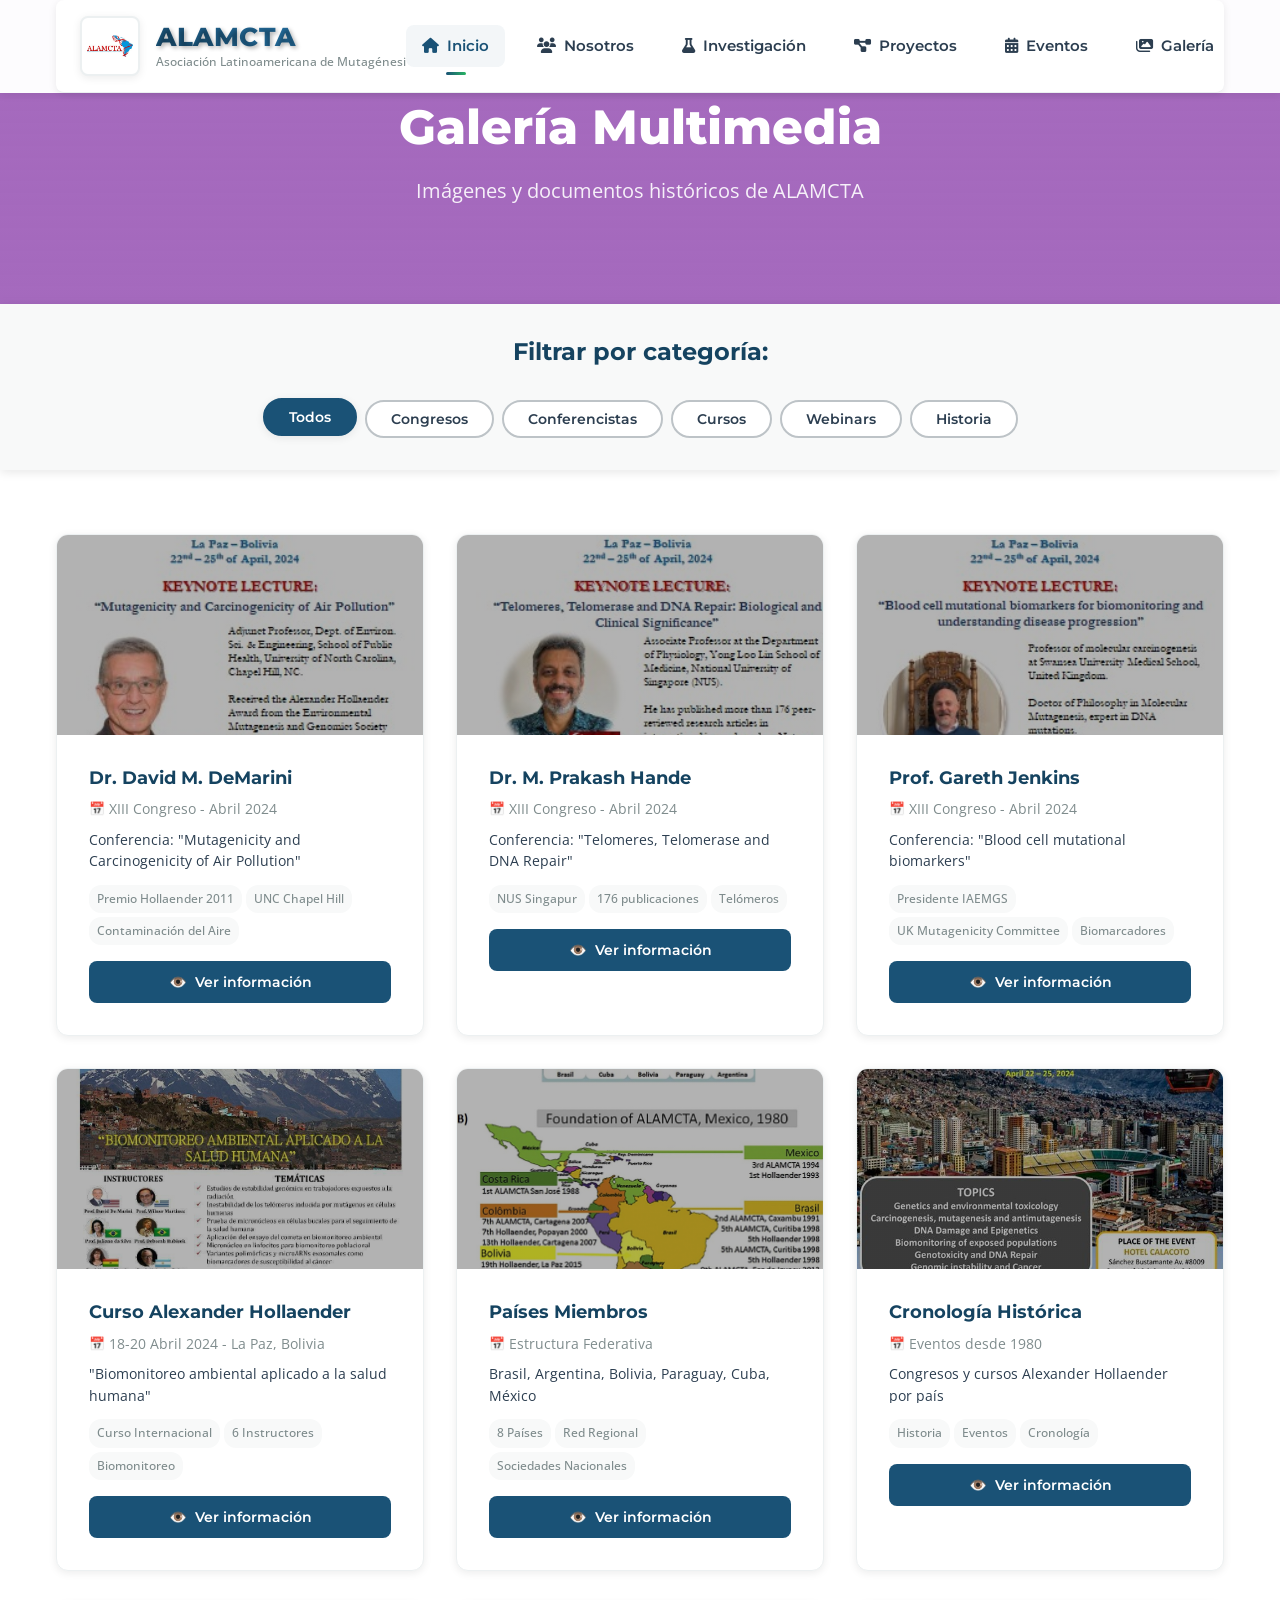
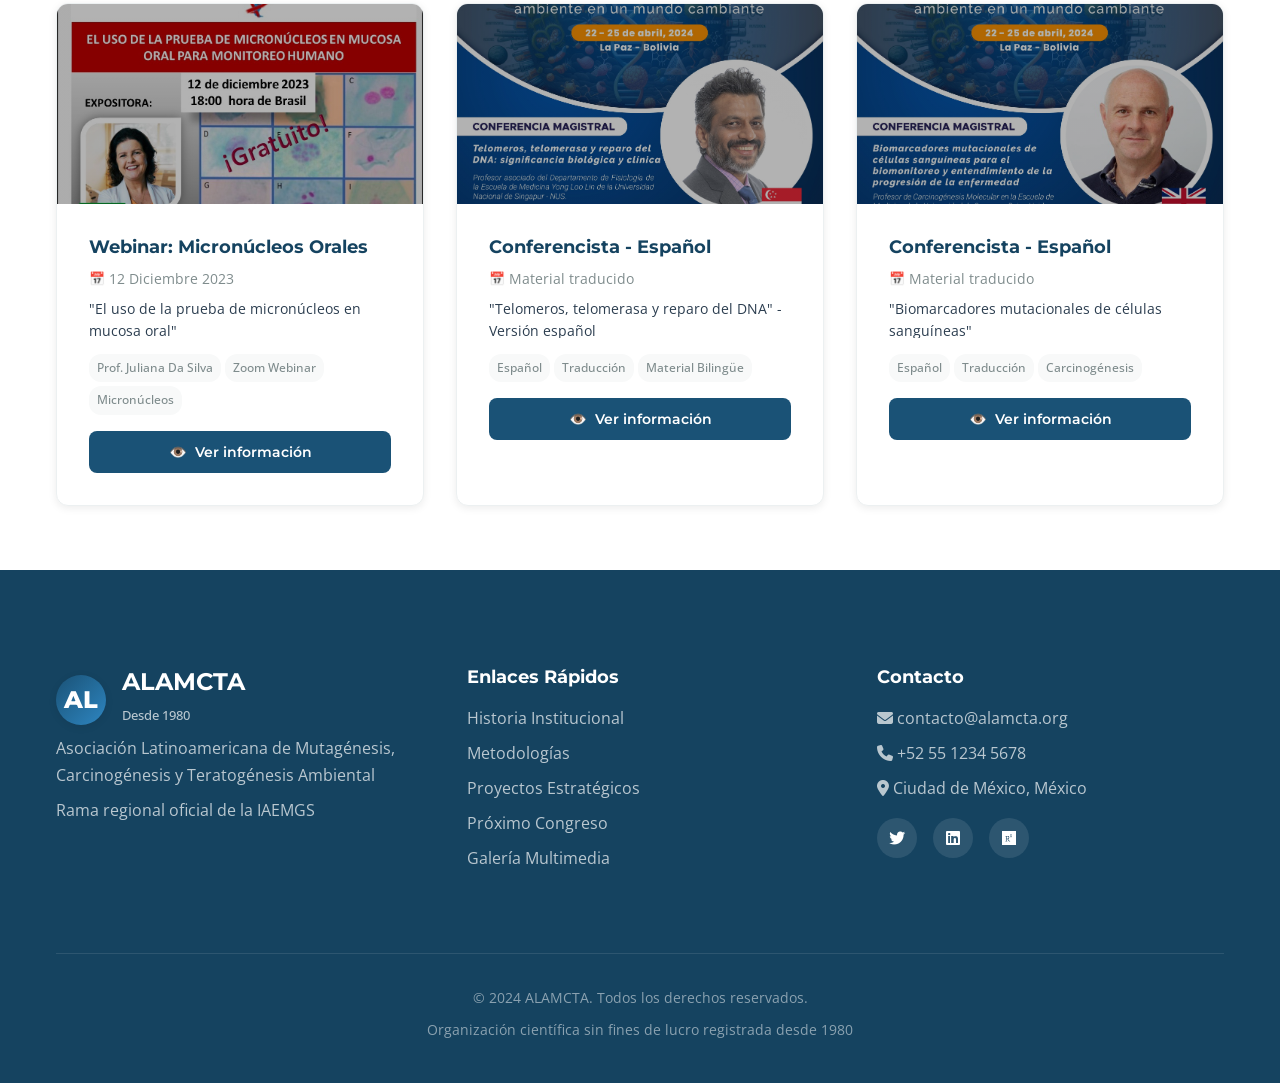
<file: galeria.html>
<!DOCTYPE html>
<html lang="es">
<head>
    <meta charset="UTF-8">
    <meta name="viewport" content="width=device-width, initial-scale=1.0">
    <title>ALAMCTA - Galería Multimedia</title>
    <link rel="stylesheet" href="assets/css/style.css">
    <link rel="stylesheet" href="assets/css/galeria.css">
    <link rel="stylesheet" href="https://cdnjs.cloudflare.com/ajax/libs/font-awesome/6.4.0/css/all.min.css">
    <link href="https://fonts.googleapis.com/css2?family=Montserrat:wght@400;600;700&family=Open+Sans:wght@400;600&display=swap" rel="stylesheet">
</head>
<body>
    <!-- Navegación -->
           <header class="header">
    <div class="container">
        <nav class="navbar">
            <!-- Logo con Imagen a la Izquierda -->
            <div class="logo-con-imagen">
                <a href="index.html" class="logo-link">
                    <div class="logo-img-container">
                        <!-- Imagen del logo -->
                        <img src="assets/img/logo.jpg" 
                             alt="ALAMCTA - Asociación Latinoamericana de Mutagénesis, Carcinogénesis y Teratogénesis Ambiental"
                             class="logo-img">
                    </div>
                    <div class="logo-texto">
                        <h1 class="logo-titulo">ALAMCTA</h1>
                        <p class="logo-descripcion">Asociación Latinoamericana de Mutagénesis, Carcinogénesis y Teratogénesis Ambiental</p>
                    </div>
                </a>
            </div>
            
            <!-- Botón Menú Móvil -->
            <button class="mobile-menu-btn" aria-label="Menú móvil">
                <i class="fas fa-bars"></i>
            </button>
            
            <!-- Menú de Navegación -->
            <ul class="nav-menu">
                <li><a href="index.html" class="active"><i class="fas fa-home"></i> Inicio</a></li>
                <li><a href="nosotros.html"><i class="fas fa-users"></i> Nosotros</a></li>
                <li><a href="investigacion.html"><i class="fas fa-flask"></i> Investigación</a></li>
                <li><a href="proyectos.html"><i class="fas fa-project-diagram"></i> Proyectos</a></li>
                <li><a href="eventos.html"><i class="fas fa-calendar-alt"></i> Eventos</a></li>
                <li><a href="galeria.html"><i class="fas fa-images"></i> Galería</a></li>
                
            </ul>
        </nav>
    </div>
</header>
    <!-- Hero Section Galería -->
    <section class="page-hero" style="background: linear-gradient(rgba(155, 89, 182, 0.9), rgba(142, 68, 173, 0.8)), url('https://images.unsplash.com/photo-1540575467063-178a50c2df87?ixlib=rb-4.0.3&auto=format&fit=crop&w=1350&q=80');">
        <div class="container">
            <h1>Galería Multimedia</h1>
            <p>Imágenes y documentos históricos de ALAMCTA</p>
        </div>
    </section>

    <!-- Sección de Filtros -->
    <section class="galeria-filtros">
        <div class="container">
            <div class="filtros-container">
                <h3>Filtrar por categoría:</h3>
                <div class="filtros-botones">
                    <button class="filtro-btn active" data-filter="todos">Todos</button>
                    <button class="filtro-btn" data-filter="congresos">Congresos</button>
                    <button class="filtro-btn" data-filter="conferencistas">Conferencistas</button>
                    <button class="filtro-btn" data-filter="cursos">Cursos</button>
                    <button class="filtro-btn" data-filter="webinars">Webinars</button>
                    <button class="filtro-btn" data-filter="historia">Historia</button>
                </div>
            </div>
        </div>
    </section>

    <!-- Galería de Imágenes Reales -->
    <section class="galeria-grid">
        <div class="container">
            <div class="galeria-items">
                
                <!-- Imagen 1: David DeMarini -->
                <div class="galeria-item" data-category="conferencistas congresos">
                    <div class="galeria-img-container">
                        <div class="galeria-img-real" style="background: linear-gradient(rgba(0,0,0,0.3), rgba(0,0,0,0.3)), url('assets/img/galeria/david-demarini.jpg'); background-size: cover; background-position: center;">
                            <div class="img-overlay">
                                <h4>Dr. David M. DeMarini, PhD</h4>
                                <p>Conferencista XIII Congreso</p>
                            </div>
                        </div>
                    </div>
                    <div class="galeria-info">
                        <h3>Dr. David M. DeMarini</h3>
                        <p class="galeria-fecha">XIII Congreso - Abril 2024</p>
                        <p class="galeria-desc">Conferencia: "Mutagenicity and Carcinogenicity of Air Pollution"</p>
                        <div class="galeria-tags">
                            <span class="tag">Premio Hollaender 2011</span>
                            <span class="tag">UNC Chapel Hill</span>
                            <span class="tag">Contaminación del Aire</span>
                        </div>
                        <button class="btn-ver-mas" data-modal="modal1">Ver información</button>
                    </div>
                </div>

                <!-- Imagen 2: Prakash Hande -->
                <div class="galeria-item" data-category="conferencistas congresos">
                    <div class="galeria-img-container">
                        <div class="galeria-img-real" style="background: linear-gradient(rgba(0,0,0,0.3), rgba(0,0,0,0.3)), url('assets/img/galeria/prakash-hande.jpg'); background-size: cover; background-position: center;">
                            <div class="img-overlay">
                                <h4>Dr. M. Prakash Hande, PhD, MPH</h4>
                                <p>Conferencista XIII Congreso</p>
                            </div>
                        </div>
                    </div>
                    <div class="galeria-info">
                        <h3>Dr. M. Prakash Hande</h3>
                        <p class="galeria-fecha">XIII Congreso - Abril 2024</p>
                        <p class="galeria-desc">Conferencia: "Telomeres, Telomerase and DNA Repair"</p>
                        <div class="galeria-tags">
                            <span class="tag">NUS Singapur</span>
                            <span class="tag">176 publicaciones</span>
                            <span class="tag">Telómeros</span>
                        </div>
                        <button class="btn-ver-mas" data-modal="modal2">Ver información</button>
                    </div>
                </div>

                <!-- Imagen 3: Gareth Jenkins -->
                <div class="galeria-item" data-category="conferencistas congresos">
                    <div class="galeria-img-container">
                        <div class="galeria-img-real" style="background: linear-gradient(rgba(0,0,0,0.3), rgba(0,0,0,0.3)), url('assets/img/galeria/gareth-jenkins.jpg'); background-size: cover; background-position: center;">
                            <div class="img-overlay">
                                <h4>Prof. Gareth Jenkins</h4>
                                <p>Presidente IAEMGS</p>
                            </div>
                        </div>
                    </div>
                    <div class="galeria-info">
                        <h3>Prof. Gareth Jenkins</h3>
                        <p class="galeria-fecha">XIII Congreso - Abril 2024</p>
                        <p class="galeria-desc">Conferencia: "Blood cell mutational biomarkers"</p>
                        <div class="galeria-tags">
                            <span class="tag">Presidente IAEMGS</span>
                            <span class="tag">UK Mutagenicity Committee</span>
                            <span class="tag">Biomarcadores</span>
                        </div>
                        <button class="btn-ver-mas" data-modal="modal3">Ver información</button>
                    </div>
                </div>

                <!-- Imagen 4: Curso Alexander Hollaender -->
                <div class="galeria-item" data-category="cursos">
                    <div class="galeria-img-container">
                        <div class="galeria-img-real" style="background: linear-gradient(rgba(0,0,0,0.3), rgba(0,0,0,0.3)), url('assets/img/galeria/curso-hollaender.jpg'); background-size: cover; background-position: center;">
                            <div class="img-overlay">
                                <h4>XXV Curso Alexander Hollaender</h4>
                                <p>18-20 Abril 2024</p>
                            </div>
                        </div>
                    </div>
                    <div class="galeria-info">
                        <h3>Curso Alexander Hollaender</h3>
                        <p class="galeria-fecha">18-20 Abril 2024 - La Paz, Bolivia</p>
                        <p class="galeria-desc">"Biomonitoreo ambiental aplicado a la salud humana"</p>
                        <div class="galeria-tags">
                            <span class="tag">Curso Internacional</span>
                            <span class="tag">6 Instructores</span>
                            <span class="tag">Biomonitoreo</span>
                        </div>
                        <button class="btn-ver-mas" data-modal="modal4">Ver información</button>
                    </div>
                </div>

                <!-- Imagen 5: Mapa Países Miembros -->
                <div class="galeria-item" data-category="historia">
                    <div class="galeria-img-container">
                        <div class="galeria-img-real" style="background: linear-gradient(rgba(0,0,0,0.3), rgba(0,0,0,0.3)), url('assets/img/galeria/mapa-paises.jpg'); background-size: cover; background-position: center;">
                            <div class="img-overlay">
                                <h4>Países Miembros ALAMCTA</h4>
                                <p>Red Regional Latinoamericana</p>
                            </div>
                        </div>
                    </div>
                    <div class="galeria-info">
                        <h3>Países Miembros</h3>
                        <p class="galeria-fecha">Estructura Federativa</p>
                        <p class="galeria-desc">Brasil, Argentina, Bolivia, Paraguay, Cuba, México</p>
                        <div class="galeria-tags">
                            <span class="tag">8 Países</span>
                            <span class="tag">Red Regional</span>
                            <span class="tag">Sociedades Nacionales</span>
                        </div>
                        <button class="btn-ver-mas" data-modal="modal5">Ver información</button>
                    </div>
                </div>

                <!-- Imagen 6: Cronología Histórica -->
                <div class="galeria-item" data-category="historia">
                    <div class="galeria-img-container">
                        <div class="galeria-img-real" style="background: linear-gradient(rgba(0,0,0,0.3), rgba(0,0,0,0.3)), url('assets/img/galeria/cronologia.jpg'); background-size: cover; background-position: center;">
                            <div class="img-overlay">
                                <h4>Cronología ALAMCTA</h4>
                                <p>1980 - Presente</p>
                            </div>
                        </div>
                    </div>
                    <div class="galeria-info">
                        <h3>Cronología Histórica</h3>
                        <p class="galeria-fecha">Eventos desde 1980</p>
                        <p class="galeria-desc">Congresos y cursos Alexander Hollaender por país</p>
                        <div class="galeria-tags">
                            <span class="tag">Historia</span>
                            <span class="tag">Eventos</span>
                            <span class="tag">Cronología</span>
                        </div>
                        <button class="btn-ver-mas" data-modal="modal6">Ver información</button>
                    </div>
                </div>

                <!-- Imagen 7: Información Congreso -->

                <!-- Imagen 8: Webinar 2023 -->
                <div class="galeria-item" data-category="webinars">
                    <div class="galeria-img-container">
                        <div class="galeria-img-real" style="background: linear-gradient(rgba(0,0,0,0.3), rgba(0,0,0,0.3)), url('assets/img/galeria/webinar-2023.jpg'); background-size: cover; background-position: center;">
                            <div class="img-overlay">
                                <h4>Webinar ALAMCTA</h4>
                                <p>12 Diciembre 2023</p>
                            </div>
                        </div>
                    </div>
                    <div class="galeria-info">
                        <h3>Webinar: Micronúcleos Orales</h3>
                        <p class="galeria-fecha">12 Diciembre 2023</p>
                        <p class="galeria-desc">"El uso de la prueba de micronúcleos en mucosa oral"</p>
                        <div class="galeria-tags">
                            <span class="tag">Prof. Juliana Da Silva</span>
                            <span class="tag">Zoom Webinar</span>
                            <span class="tag">Micronúcleos</span>
                        </div>
                        <button class="btn-ver-mas" data-modal="modal8">Ver información</button>
                    </div>
                </div>

                <!-- Imagen 9: Versión Español Hande -->
                <div class="galeria-item" data-category="conferencistas congresos">
                    <div class="galeria-img-container">
                        <div class="galeria-img-real" style="background: linear-gradient(rgba(0,0,0,0.3), rgba(0,0,0,0.3)), url('assets/img/galeria/hande-espanol.jpg'); background-size: cover; background-position: center;">
                            <div class="img-overlay">
                                <h4>Dr. Prakash Hande</h4>
                                <p>Versión Español</p>
                            </div>
                        </div>
                    </div>
                    <div class="galeria-info">
                        <h3>Conferencista - Español</h3>
                        <p class="galeria-fecha">Material traducido</p>
                        <p class="galeria-desc">"Telomeros, telomerasa y reparo del DNA" - Versión español</p>
                        <div class="galeria-tags">
                            <span class="tag">Español</span>
                            <span class="tag">Traducción</span>
                            <span class="tag">Material Bilingüe</span>
                        </div>
                        <button class="btn-ver-mas" data-modal="modal9">Ver información</button>
                    </div>
                </div>

                <!-- Imagen 10: Versión Español Jenkins -->
                <div class="galeria-item" data-category="conferencistas congresos">
                    <div class="galeria-img-container">
                        <div class="galeria-img-real" style="background: linear-gradient(rgba(0,0,0,0.3), rgba(0,0,0,0.3)), url('assets/img/galeria/jenkins-espanol.jpg'); background-size: cover; background-position: center;">
                            <div class="img-overlay">
                                <h4>Prof. Gareth Jenkins</h4>
                                <p>Versión Español</p>
                            </div>
                        </div>
                    </div>
                    <div class="galeria-info">
                        <h3>Conferencista - Español</h3>
                        <p class="galeria-fecha">Material traducido</p>
                        <p class="galeria-desc">"Biomarcadores mutacionales de células sanguíneas"</p>
                        <div class="galeria-tags">
                            <span class="tag">Español</span>
                            <span class="tag">Traducción</span>
                            <span class="tag">Carcinogénesis</span>
                        </div>
                        <button class="btn-ver-mas" data-modal="modal10">Ver información</button>
                    </div>
                </div>

            </div>
        </div>
    </section>

    <!-- Instrucciones para subir imágenes -->
   
    <!-- Modales (igual que antes, pero simplificados para ejemplo) -->
    <div class="modales-container">
        
        <!-- Modal 1: David DeMarini -->
        <div id="modal1" class="modal">
            <div class="modal-content">
                <span class="modal-close">&times;</span>
                <h2>Dr. David M. DeMarini, PhD</h2>
                <div class="modal-body">
                    <div class="modal-img-preview">
                        <div class="img-placeholder-large" style="background: url('assets/img/galeria/david-demarini.jpg') center/cover;"></div>
                    </div>
                    <div class="modal-info-detallada">
                        <p><strong>Conferencia:</strong> "Mutagenicity and Carcinogenicity of Air Pollution"</p>
                        <p><strong>Institución:</strong> University of North Carolina, Chapel Hill, NC</p>
                        <p><strong>Premio:</strong> Alexander Hollaender Award (EMGS, 2011)</p>
                        <p><strong>Áreas de investigación:</strong> Mecanismos moleculares de mutagénesis, espectros de mutación, biomarcadores</p>
                    </div>
                </div>
            </div>
        </div>

        <!-- Modal 2: Prakash Hande -->
        <div id="modal2" class="modal">
            <div class="modal-content">
                <span class="modal-close">&times;</span>
                <h2>Dr. M. Prakash Hande, PhD, MPH</h2>
                <div class="modal-body">
                    <div class="modal-img-preview">
                        <div class="img-placeholder-large" style="background: url('assets/img/galeria/prakash-hande.jpg') center/cover;"></div>
                    </div>
                    <div class="modal-info-detallada">
                        <p><strong>Conferencia:</strong> "Telomeres, Telomerase and DNA Repair: Biological and Clinical Significance"</p>
                        <p><strong>Institución:</strong> National University of Singapore (NUS)</p>
                        <p><strong>Publicaciones:</strong> 176+ artículos en revistas como Nature Genetics, Cell, Science</p>
                        <p><strong>Áreas de investigación:</strong> Telómeros, envejecimiento, cáncer, biomarcadores de radiación</p>
                    </div>
                </div>
            </div>
        </div>

        <!-- Modal 3: Gareth Jenkins -->
        <div id="modal3" class="modal">
            <div class="modal-content">
                <span class="modal-close">&times;</span>
                <h2>Prof. Gareth Jenkins</h2>
                <div class="modal-body">
                    <div class="modal-img-preview">
                        <div class="img-placeholder-large" style="background: url('assets/img/galeria/gareth-jenkins.jpg') center/cover;"></div>
                    </div>
                    <div class="modal-info-detallada">
                        <p><strong>Conferencia:</strong> "Blood cell mutational biomarkers for biomonitoring and understanding disease progression"</p>
                        <p><strong>Cargos:</strong> 
                            <ul>
                                <li>Jefe del Mutagenicity Committee (UK Government)</li>
                                <li>Presidente de IAEMGS</li>
                            </ul>
                        </p>
                        <p><strong>Institución:</strong> Swansea University Medical School, UK</p>
                    </div>
                </div>
            </div>
        </div>

        <!-- Modal 4: Curso Hollaender -->
        <div id="modal4" class="modal">
            <div class="modal-content">
                <span class="modal-close">&times;</span>
                <h2>XXV Curso Alexander Hollaender</h2>
                <div class="modal-body">
                    <div class="modal-img-preview">
                        <div class="img-placeholder-large" style="background: url('assets/img/galeria/curso-hollaender.jpg') center/cover;"></div>
                    </div>
                    <div class="modal-info-detallada">
                        <p><strong>Fechas:</strong> 18-20 Abril 2024</p>
                        <p><strong>Lugar:</strong> La Paz, Bolivia (Auditorio Che Guevara - UMSA)</p>
                        <p><strong>Tema:</strong> "Biomonitoreo ambiental aplicado a la salud humana"</p>
                        <p><strong>Instructores:</strong> 6 profesores internacionales</p>
                        <p><strong>Becas:</strong> Disponibles para estudiantes con carta de recomendación</p>
                    </div>
                </div>
            </div>
        </div>

        <!-- Modal 5: Mapa Países -->
        <div id="modal5" class="modal">
            <div class="modal-content">
                <span class="modal-close">&times;</span>
                <h2>Países Miembros ALAMCTA</h2>
                <div class="modal-body">
                    <div class="modal-img-preview">
                        <div class="img-placeholder-large" style="background: url('assets/img/galeria/mapa-paises.jpg') center/cover;"></div>
                    </div>
                    <div class="modal-info-detallada">
                        <p><strong>Países miembros:</strong> Brasil, Argentina, Bolivia, Paraguay, Cuba, México</p>
                        <p><strong>Estructura:</strong> Federación de sociedades nacionales</p>
                        <p><strong>Sociedad más activa:</strong> MutaGen-Brasil</p>
                        <p><strong>Red regional desde:</strong> 1980</p>
                    </div>
                </div>
            </div>
        </div>

        <!-- Modal 6: Cronología -->
        <div id="modal6" class="modal">
            <div class="modal-content">
                <span class="modal-close">&times;</span>
                <h2>Cronología Histórica ALAMCTA</h2>
                <div class="modal-body">
                    <div class="modal-img-preview">
                        <div class="img-placeholder-large" style="background: url('assets/img/galeria/cronologia.jpg') center/cover;"></div>
                    </div>
                    <div class="modal-info-detallada">
                        <p><strong>Fundación:</strong> 1980 en México</p>
                        <p><strong>Primer congreso:</strong> 1988 en Costa Rica</p>
                        <p><strong>Primer curso Hollaender:</strong> 1993 en México</p>
                        <p><strong>Congreso más reciente:</strong> XIII Congreso 2024 en Bolivia</p>
                        <p><strong>Curso más reciente:</strong> XXV Curso Hollaender 2024 en Bolivia</p>
                    </div>
                </div>
            </div>
        </div>

        <!-- Modal 7: Info Congreso -->
        <div id="modal7" class="modal">
            <div class="modal-content">
                <span class="modal-close">&times;</span>
                <h2>XIII Congreso ALAMCTA - Información</h2>
                <div class="modal-body">
                    <div class="modal-img-preview">
                        <div class="img-placeholder-large" style="background: url('assets/img/galeria/info-congreso.jpg') center/cover;"></div>
                    </div>
                    <div class="modal-info-detallada">
                        <p><strong>Fechas:</strong> 22-25 Abril 2024</p>
                        <p><strong>Lugar:</strong> Hotel Calacoto, La Paz, Bolivia</p>
                        <p><strong>Tema:</strong> "Preservando la salud genética y el medio ambiente en un mundo cambiante"</p>
                        <p><strong>Costos:</strong> Desde $70 USD (estudiantes) hasta $150 USD (profesionales)</p>
                        <p><strong>Plazo abstracts:</strong> 10 Marzo 2024</p>
                        <p><strong>Contacto:</strong> asociacionalamcta@gmail.com</p>
                    </div>
                </div>
            </div>
        </div>

        <!-- Modal 8: Webinar 2023 -->
        <div id="modal8" class="modal">
            <div class="modal-content">
                <span class="modal-close">&times;</span>
                <h2>Webinar ALAMCTA - Diciembre 2023</h2>
                <div class="modal-body">
                    <div class="modal-img-preview">
                        <div class="img-placeholder-large" style="background: url('assets/img/galeria/webinar-2023.jpg') center/cover;"></div>
                    </div>
                    <div class="modal-info-detallada">
                        <p><strong>Fecha:</strong> 12 Diciembre 2023 - 18:00 (hora Brasil)</p>
                        <p><strong>Plataforma:</strong> Zoom Live Webinar</p>
                        <p><strong>Tema:</strong> "El uso de la prueba de micronúcleos en mucosa oral para monitoreo humano"</p>
                        <p><strong>Expositora:</strong> Prof. Juliana Da Silva (ULBRA/UNILASALLE, Brasil)</p>
                        <p><strong>Inscripción:</strong> forms.gle/QMBtP4gNwbWK3r5a6</p>
                    </div>
                </div>
            </div>
        </div>

        <!-- Modal 9: Hande Español -->
        <div id="modal9" class="modal">
            <div class="modal-content">
                <span class="modal-close">&times;</span>
                <h2>Dr. Prakash Hande - Versión Español</h2>
                <div class="modal-body">
                    <div class="modal-img-preview">
                        <div class="img-placeholder-large" style="background: url('assets/img/galeria/hande-espanol.jpg') center/cover;"></div>
                    </div>
                    <div class="modal-info-detallada">
                        <p><strong>Conferencia en español:</strong> "Telomeros, telomerasa y reparo del DNA: significancia biológica y clínica"</p>
                        <p><strong>Traducción de:</strong> "Telomeres, Telomerase and DNA Repair: Biological and Clinical Significance"</p>
                        <p><strong>Información en español:</strong></p>
                        <ul>
                            <li>Profesor asociado, Universidad Nacional de Singapur (NUS)</li>
                            <li>176+ artículos científicos internacionales</li>
                            <li>Investigación: telomeros en envejecimiento y cáncer, biomarcadores de radiación</li>
                        </ul>
                    </div>
                </div>
            </div>
        </div>

        <!-- Modal 10: Jenkins Español -->
        <div id="modal10" class="modal">
            <div class="modal-content">
                <span class="modal-close">&times;</span>
                <h2>Prof. Gareth Jenkins - Versión Español</h2>
                <div class="modal-body">
                    <div class="modal-img-preview">
                        <div class="img-placeholder-large" style="background: url('assets/img/galeria/jenkins-espanol.jpg') center/cover;"></div>
                    </div>
                    <div class="modal-info-detallada">
                        <p><strong>Conferencia en español:</strong> "Biomarcadores mutacionales de células sanguíneas para el biomonitoreo y entendimiento de la progresión de la enfermedad"</p>
                        <p><strong>Traducción de:</strong> "Blood cell mutational biomarkers for biomonitoring and understanding disease progression"</p>
                        <p><strong>Información en español:</strong></p>
                        <ul>
                            <li>Profesor de Carcinogénesis Molecular, Universidad de Swansea, UK</li>
                            <li>Jefe del Comité de Mutagenecidad del Gobierno del Reino Unido</li>
                            <li>Presidente de la Asociación Internacional de Sociedades de Medioambiente y Genómica (IAEMGS)</li>
                        </ul>
                    </div>
                </div>
            </div>
        </div>

    </div>

    <!-- Footer -->
    <footer class="footer">
        <div class="container">
            <div class="footer-content">
                <div class="footer-section">
                    <div class="logo">
                        <a href="index.html">
                            <div class="logo-icon">AL</div>
                            <div class="logo-text">
                                <h3>ALAMCTA</h3>
                                <p>Desde 1980</p>
                            </div>
                        </a>
                    </div>
                    <p>Asociación Latinoamericana de Mutagénesis, Carcinogénesis y Teratogénesis Ambiental</p>
                    <p>Rama regional oficial de la IAEMGS</p>
                </div>
                
                <div class="footer-section">
                    <h4>Enlaces Rápidos</h4>
                    <ul>
                        <li><a href="nosotros.html">Historia Institucional</a></li>
                        <li><a href="investigacion.html">Metodologías</a></li>
                        <li><a href="proyectos.html">Proyectos Estratégicos</a></li>
                        <li><a href="eventos.html">Próximo Congreso</a></li>
                        <li><a href="galeria.html">Galería Multimedia</a></li>
                    </ul>
                </div>
                
                <div class="footer-section">
                    <h4>Contacto</h4>
                    <p><i class="fas fa-envelope"></i> contacto@alamcta.org</p>
                    <p><i class="fas fa-phone"></i> +52 55 1234 5678</p>
                    <p><i class="fas fa-map-marker-alt"></i> Ciudad de México, México</p>
                    <div class="social-icons">
                        <a href="#"><i class="fab fa-twitter"></i></a>
                        <a href="#"><i class="fab fa-linkedin"></i></a>
                        <a href="#"><i class="fab fa-researchgate"></i></a>
                    </div>
                </div>
            </div>
            
            <div class="footer-bottom">
                <p>&copy; 2024 ALAMCTA. Todos los derechos reservados.</p>
                <p class="disclaimer">Organización científica sin fines de lucro registrada desde 1980</p>
            </div>
        </div>
    </footer>

    <!-- JavaScript para Galería -->
    <script>
        document.addEventListener('DOMContentLoaded', function() {
            // Filtrado de imágenes por categoría
            const filterButtons = document.querySelectorAll('.filtro-btn');
            const galleryItems = document.querySelectorAll('.galeria-item');
            
            filterButtons.forEach(button => {
                button.addEventListener('click', function() {
                    // Remover clase activa de todos los botones
                    filterButtons.forEach(btn => btn.classList.remove('active'));
                    
                    // Agregar clase activa al botón clickeado
                    this.classList.add('active');
                    
                    const filter = this.dataset.filter;
                    
                    // Mostrar/ocultar elementos según el filtro
                    galleryItems.forEach(item => {
                        if (filter === 'todos' || item.dataset.category.includes(filter)) {
                            item.style.display = 'block';
                            setTimeout(() => {
                                item.style.opacity = '1';
                                item.style.transform = 'scale(1)';
                            }, 10);
                        } else {
                            item.style.opacity = '0';
                            item.style.transform = 'scale(0.8)';
                            setTimeout(() => {
                                item.style.display = 'none';
                            }, 300);
                        }
                    });
                });
            });
            
            // Modal functionality
            const modalTriggers = document.querySelectorAll('.btn-ver-mas');
            const modals = document.querySelectorAll('.modal');
            const closeButtons = document.querySelectorAll('.modal-close');
            
            // Abrir modal
            modalTriggers.forEach(trigger => {
                trigger.addEventListener('click', function() {
                    const modalId = this.dataset.modal;
                    const modal = document.getElementById(modalId);
                    
                    if (modal) {
                        modal.style.display = 'block';
                        document.body.style.overflow = 'hidden';
                    }
                });
            });
            
            // Cerrar modal
            closeButtons.forEach(button => {
                button.addEventListener('click', function() {
                    const modal = this.closest('.modal');
                    modal.style.display = 'none';
                    document.body.style.overflow = '';
                });
            });
            
            // Cerrar modal al hacer clic fuera
            window.addEventListener('click', function(event) {
                modals.forEach(modal => {
                    if (event.target === modal) {
                        modal.style.display = 'none';
                        document.body.style.overflow = '';
                    }
                });
            });
            
            // Cerrar con tecla Escape
            document.addEventListener('keydown', function(event) {
                if (event.key === 'Escape') {
                    modals.forEach(modal => {
                        modal.style.display = 'none';
                        document.body.style.overflow = '';
                    });
                }
            });
            
            // Cargar imágenes con efecto
            const imageContainers = document.querySelectorAll('.galeria-img-real');
            imageContainers.forEach((container, index) => {
                // Simular carga progresiva
                setTimeout(() => {
                    container.style.opacity = '1';
                    container.style.transform = 'scale(1)';
                }, index * 100);
            });
            
            // Mostrar advertencia si imágenes no cargan
            setTimeout(() => {
                const images = document.querySelectorAll('.galeria-img-real');
                let missingImages = 0;
                
                images.forEach(img => {
                    const bg = window.getComputedStyle(img).backgroundImage;
                    if (bg.includes('url("")') || bg === 'none') {
                        missingImages++;
                    }
                });
                
                if (missingImages > 0) {
                    console.warn(`⚠️ ${missingImages} imágenes no se encontraron. Sigue las instrucciones en la sección inferior.`);
                }
            }, 2000);
        });
    </script>

    <script src="assets/js/main.js"></script>
</body>
</html>
</file>
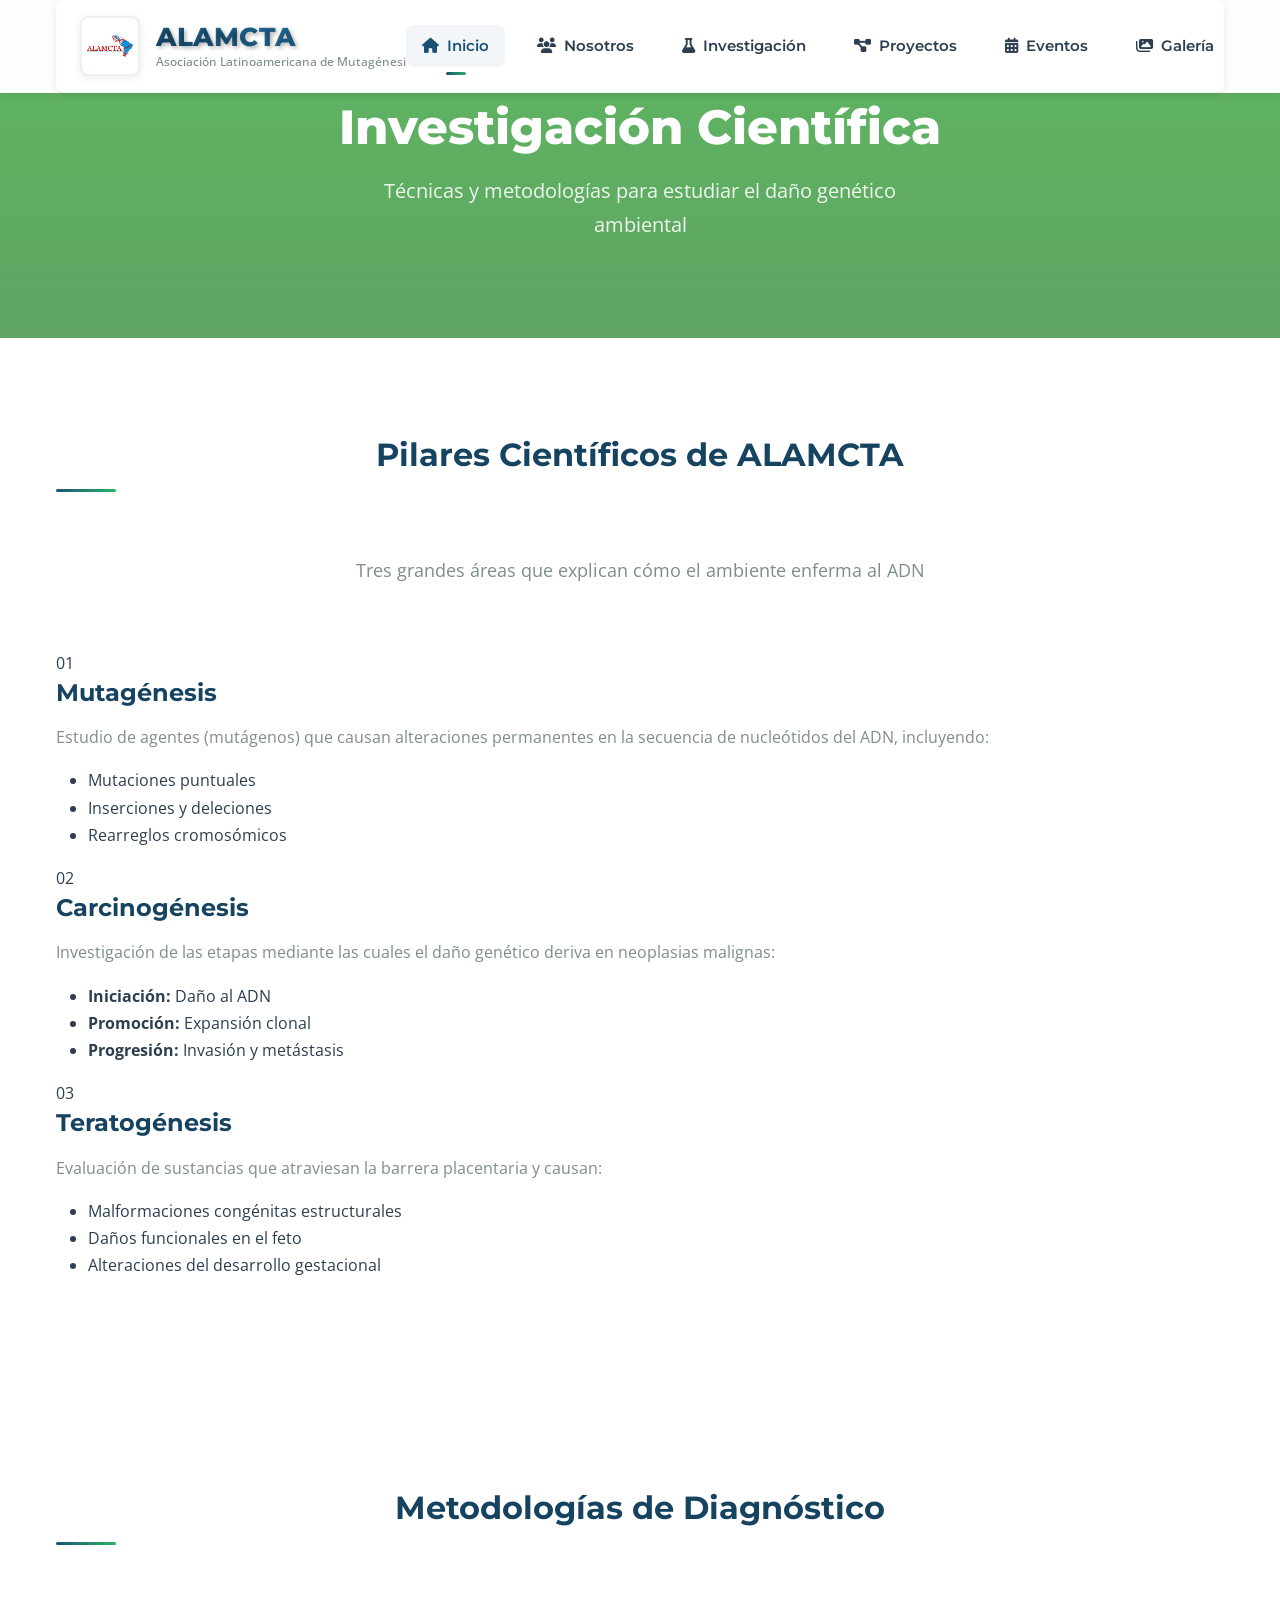
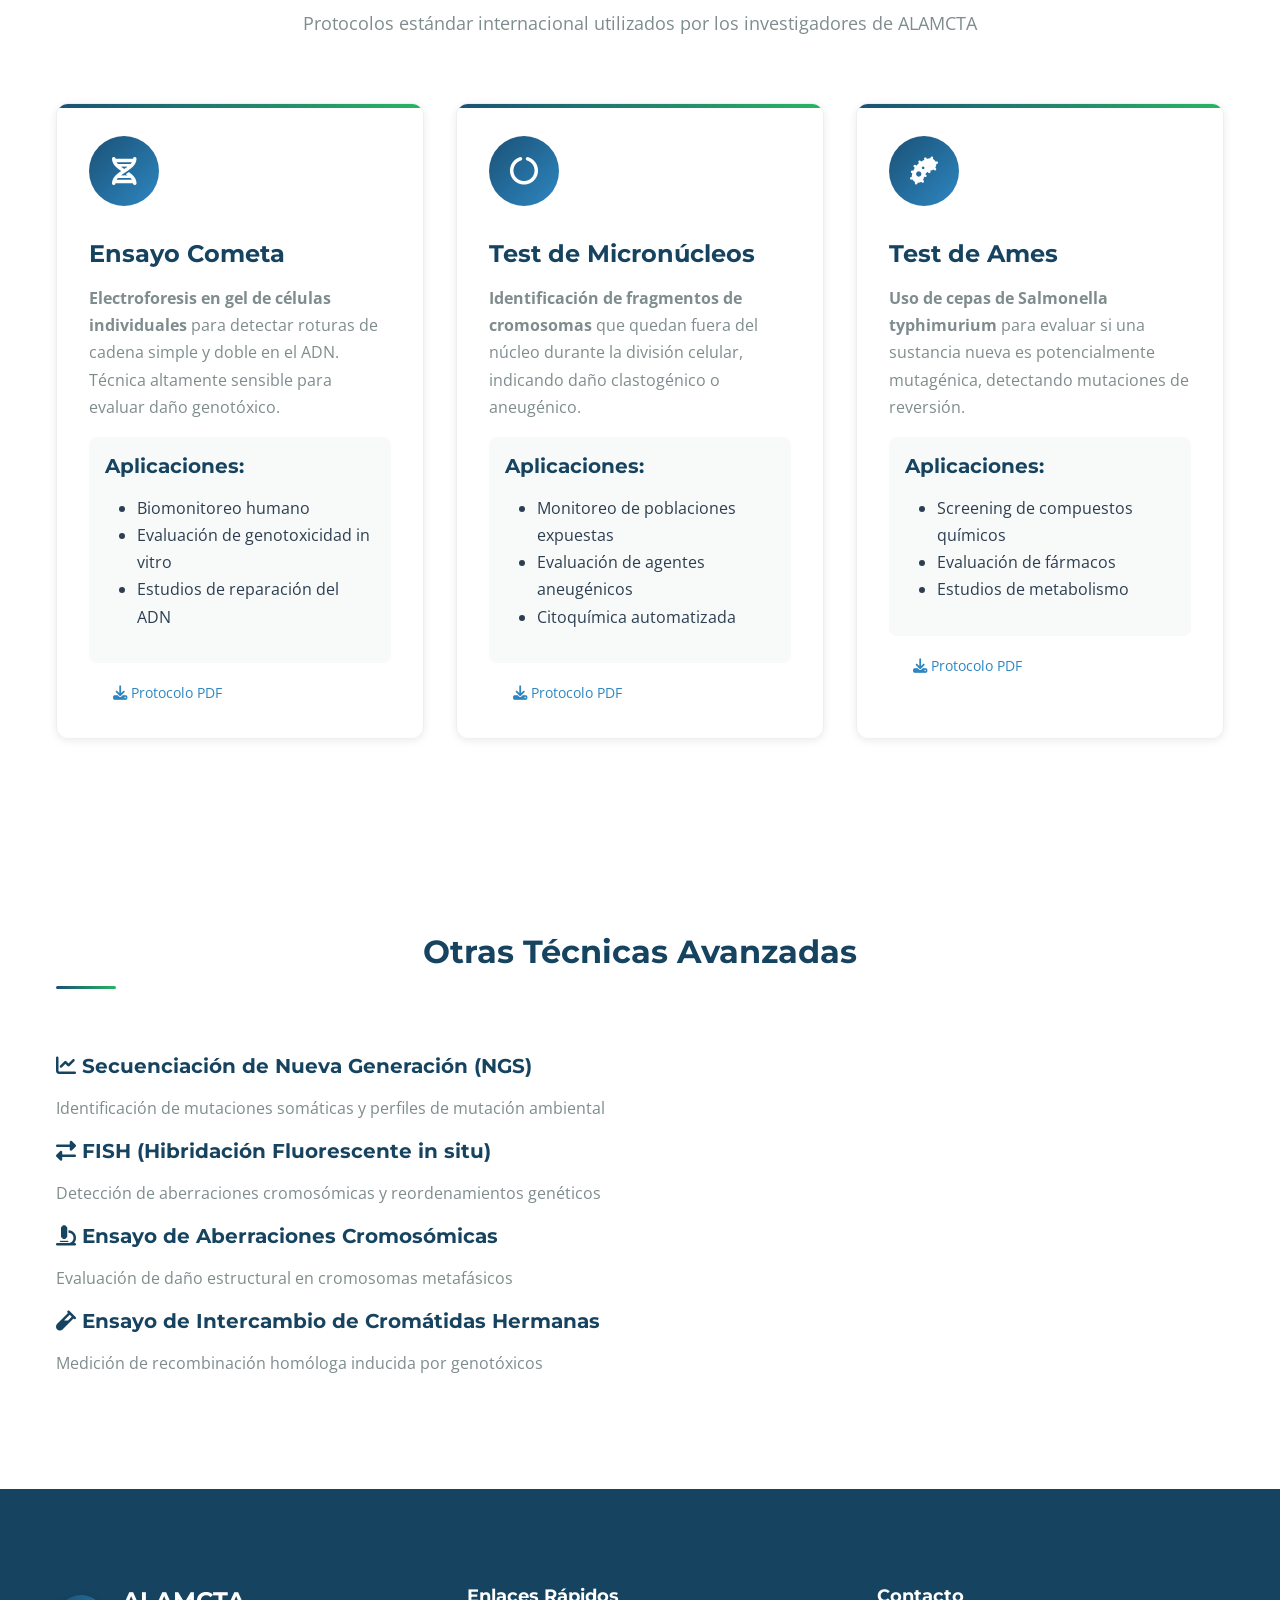
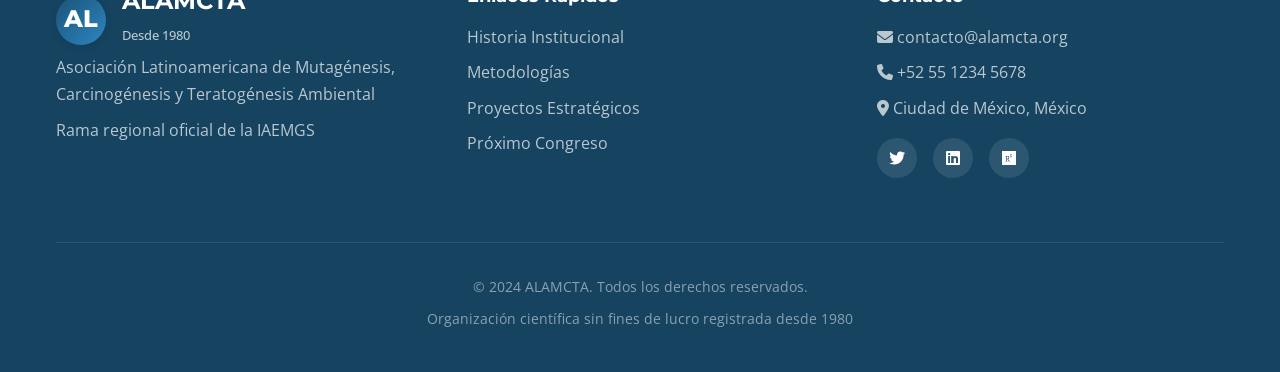
<file: investigacion.html>
<!DOCTYPE html>
<html lang="es">
<head>
    <meta charset="UTF-8">
    <meta name="viewport" content="width=device-width, initial-scale=1.0">
    <title>ALAMCTA - Investigación</title>
    <link rel="stylesheet" href="assets/css/style.css">
    <link rel="stylesheet" href="https://cdnjs.cloudflare.com/ajax/libs/font-awesome/6.4.0/css/all.min.css">
    <link href="https://fonts.googleapis.com/css2?family=Montserrat:wght@400;600;700&family=Open+Sans:wght@400;600&display=swap" rel="stylesheet">
</head>
<body>
    <!-- Navegación (mismo que index.html) -->
      <header class="header">
    <div class="container">
        <nav class="navbar">
            <!-- Logo con Imagen a la Izquierda -->
            <div class="logo-con-imagen">
                <a href="index.html" class="logo-link">
                    <div class="logo-img-container">
                        <!-- Imagen del logo -->
                        <img src="assets/img/logo.jpg" 
                             alt="ALAMCTA - Asociación Latinoamericana de Mutagénesis, Carcinogénesis y Teratogénesis Ambiental"
                             class="logo-img">
                    </div>
                    <div class="logo-texto">
                        <h1 class="logo-titulo">ALAMCTA</h1>
                        <p class="logo-descripcion">Asociación Latinoamericana de Mutagénesis, Carcinogénesis y Teratogénesis Ambiental</p>
                    </div>
                </a>
            </div>
            
            <!-- Botón Menú Móvil -->
            <button class="mobile-menu-btn" aria-label="Menú móvil">
                <i class="fas fa-bars"></i>
            </button>
            
            <!-- Menú de Navegación -->
            <ul class="nav-menu">
                <li><a href="index.html" class="active"><i class="fas fa-home"></i> Inicio</a></li>
                <li><a href="nosotros.html"><i class="fas fa-users"></i> Nosotros</a></li>
                <li><a href="investigacion.html"><i class="fas fa-flask"></i> Investigación</a></li>
                <li><a href="proyectos.html"><i class="fas fa-project-diagram"></i> Proyectos</a></li>
                <li><a href="eventos.html"><i class="fas fa-calendar-alt"></i> Eventos</a></li>
                <li><a href="galeria.html"><i class="fas fa-images"></i> Galería</a></li>
                
            </ul>
        </nav>
    </div>
</header>

    <!-- Hero Section Investigación -->
    <section class="page-hero" style="background: linear-gradient(rgba(76, 175, 80, 0.9), rgba(56, 142, 60, 0.8)), url('https://images.unsplash.com/photo-1582719508461-905c673771fd?ixlib=rb-4.0.3&auto=format&fit=crop&w=1350&q=80');">
        <div class="container">
            <h1>Investigación Científica</h1>
            <p>Técnicas y metodologías para estudiar el daño genético ambiental</p>
        </div>
    </section>

    <!-- Sección Pilares Científicos -->
    <section class="pilares-cientificos">
        <div class="container">
            <h2 class="section-title">Pilares Científicos de ALAMCTA</h2>
            <p class="section-subtitle">Tres grandes áreas que explican cómo el ambiente enferma al ADN</p>
            
            <div class="pilares-detallados">
                <div class="pilar-detallado">
                    <div class="pilar-header">
                        <div class="pilar-numero">01</div>
                        <h3>Mutagénesis</h3>
                    </div>
                    <div class="pilar-content">
                        <p>Estudio de agentes (mutágenos) que causan alteraciones permanentes en la secuencia de nucleótidos del ADN, incluyendo:</p>
                        <ul>
                            <li>Mutaciones puntuales</li>
                            <li>Inserciones y deleciones</li>
                            <li>Rearreglos cromosómicos</li>
                        </ul>
                    </div>
                </div>
                
                <div class="pilar-detallado">
                    <div class="pilar-header">
                        <div class="pilar-numero">02</div>
                        <h3>Carcinogénesis</h3>
                    </div>
                    <div class="pilar-content">
                        <p>Investigación de las etapas mediante las cuales el daño genético deriva en neoplasias malignas:</p>
                        <ul>
                            <li><strong>Iniciación:</strong> Daño al ADN</li>
                            <li><strong>Promoción:</strong> Expansión clonal</li>
                            <li><strong>Progresión:</strong> Invasión y metástasis</li>
                        </ul>
                    </div>
                </div>
                
                <div class="pilar-detallado">
                    <div class="pilar-header">
                        <div class="pilar-numero">03</div>
                        <h3>Teratogénesis</h3>
                    </div>
                    <div class="pilar-content">
                        <p>Evaluación de sustancias que atraviesan la barrera placentaria y causan:</p>
                        <ul>
                            <li>Malformaciones congénitas estructurales</li>
                            <li>Daños funcionales en el feto</li>
                            <li>Alteraciones del desarrollo gestacional</li>
                        </ul>
                    </div>
                </div>
            </div>
        </div>
    </section>

    <!-- Sección Metodologías -->
    <section class="metodologias">
        <div class="container">
            <h2 class="section-title">Metodologías de Diagnóstico</h2>
            <p class="section-subtitle">Protocolos estándar internacional utilizados por los investigadores de ALAMCTA</p>
            
            <div class="metodologias-grid">
                <div class="metodologia-card">
                    <div class="metodologia-icon">
                        <i class="fas fa-dna"></i>
                    </div>
                    <h3>Ensayo Cometa</h3>
                    <p><strong>Electroforesis en gel de células individuales</strong> para detectar roturas de cadena simple y doble en el ADN. Técnica altamente sensible para evaluar daño genotóxico.</p>
                    <div class="metodologia-detalle">
                        <h4>Aplicaciones:</h4>
                        <ul>
                            <li>Biomonitoreo humano</li>
                            <li>Evaluación de genotoxicidad in vitro</li>
                            <li>Estudios de reparación del ADN</li>
                        </ul>
                    </div>
                    <a href="#" class="btn-descarga"><i class="fas fa-download"></i> Protocolo PDF</a>
                </div>
                
                <div class="metodologia-card">
                    <div class="metodologia-icon">
                        <i class="fas fa-circle-notch"></i>
                    </div>
                    <h3>Test de Micronúcleos</h3>
                    <p><strong>Identificación de fragmentos de cromosomas</strong> que quedan fuera del núcleo durante la división celular, indicando daño clastogénico o aneugénico.</p>
                    <div class="metodologia-detalle">
                        <h4>Aplicaciones:</h4>
                        <ul>
                            <li>Monitoreo de poblaciones expuestas</li>
                            <li>Evaluación de agentes aneugénicos</li>
                            <li>Citoquímica automatizada</li>
                        </ul>
                    </div>
                    <a href="#" class="btn-descarga"><i class="fas fa-download"></i> Protocolo PDF</a>
                </div>
                
                <div class="metodologia-card">
                    <div class="metodologia-icon">
                        <i class="fas fa-bacterium"></i>
                    </div>
                    <h3>Test de Ames</h3>
                    <p><strong>Uso de cepas de Salmonella typhimurium</strong> para evaluar si una sustancia nueva es potencialmente mutagénica, detectando mutaciones de reversión.</p>
                    <div class="metodologia-detalle">
                        <h4>Aplicaciones:</h4>
                        <ul>
                            <li>Screening de compuestos químicos</li>
                            <li>Evaluación de fármacos</li>
                            <li>Estudios de metabolismo</li>
                        </ul>
                    </div>
                    <a href="#" class="btn-descarga"><i class="fas fa-download"></i> Protocolo PDF</a>
                </div>
            </div>
        </div>
    </section>

    <!-- Sección Otras Técnicas -->
    <section class="otras-tecnicas">
        <div class="container">
            <h2 class="section-title">Otras Técnicas Avanzadas</h2>
            <div class="tecnicas-grid">
                <div class="tecnica-item">
                    <h4><i class="fas fa-chart-line"></i> Secuenciación de Nueva Generación (NGS)</h4>
                    <p>Identificación de mutaciones somáticas y perfiles de mutación ambiental</p>
                </div>
                <div class="tecnica-item">
                    <h4><i class="fas fa-exchange-alt"></i> FISH (Hibridación Fluorescente in situ)</h4>
                    <p>Detección de aberraciones cromosómicas y reordenamientos genéticos</p>
                </div>
                <div class="tecnica-item">
                    <h4><i class="fas fa-microscope"></i> Ensayo de Aberraciones Cromosómicas</h4>
                    <p>Evaluación de daño estructural en cromosomas metafásicos</p>
                </div>
                <div class="tecnica-item">
                    <h4><i class="fas fa-vial"></i> Ensayo de Intercambio de Cromátidas Hermanas</h4>
                    <p>Medición de recombinación homóloga inducida por genotóxicos</p>
                </div>
            </div>
        </div>
    </section>


    <!-- Footer (mismo que index.html) -->
    <footer class="footer">
        <div class="container">
            <div class="footer-content">
                <div class="footer-section">
                    <div class="logo">
                        <a href="index.html">
                            <div class="logo-icon">AL</div>
                            <div class="logo-text">
                                <h3>ALAMCTA</h3>
                                <p>Desde 1980</p>
                            </div>
                        </a>
                    </div>
                    <p>Asociación Latinoamericana de Mutagénesis, Carcinogénesis y Teratogénesis Ambiental</p>
                    <p>Rama regional oficial de la IAEMGS</p>
                </div>
                
                <div class="footer-section">
                    <h4>Enlaces Rápidos</h4>
                    <ul>
                        <li><a href="nosotros.html">Historia Institucional</a></li>
                        <li><a href="investigacion.html">Metodologías</a></li>
                        <li><a href="proyectos.html">Proyectos Estratégicos</a></li>
                        <li><a href="eventos.html">Próximo Congreso</a></li>
                    </ul>
                </div>
                
                <div class="footer-section">
                    <h4>Contacto</h4>
                    <p><i class="fas fa-envelope"></i> contacto@alamcta.org</p>
                    <p><i class="fas fa-phone"></i> +52 55 1234 5678</p>
                    <p><i class="fas fa-map-marker-alt"></i> Ciudad de México, México</p>
                    <div class="social-icons">
                        <a href="#"><i class="fab fa-twitter"></i></a>
                        <a href="#"><i class="fab fa-linkedin"></i></a>
                        <a href="#"><i class="fab fa-researchgate"></i></a>
                    </div>
                </div>
            </div>
            
            <div class="footer-bottom">
                <p>&copy; 2024 ALAMCTA. Todos los derechos reservados.</p>
                <p class="disclaimer">Organización científica sin fines de lucro registrada desde 1980</p>
            </div>
        </div>
    </footer>

    <script src="assets/js/main.js"></script>
</body>
</html>
</file>
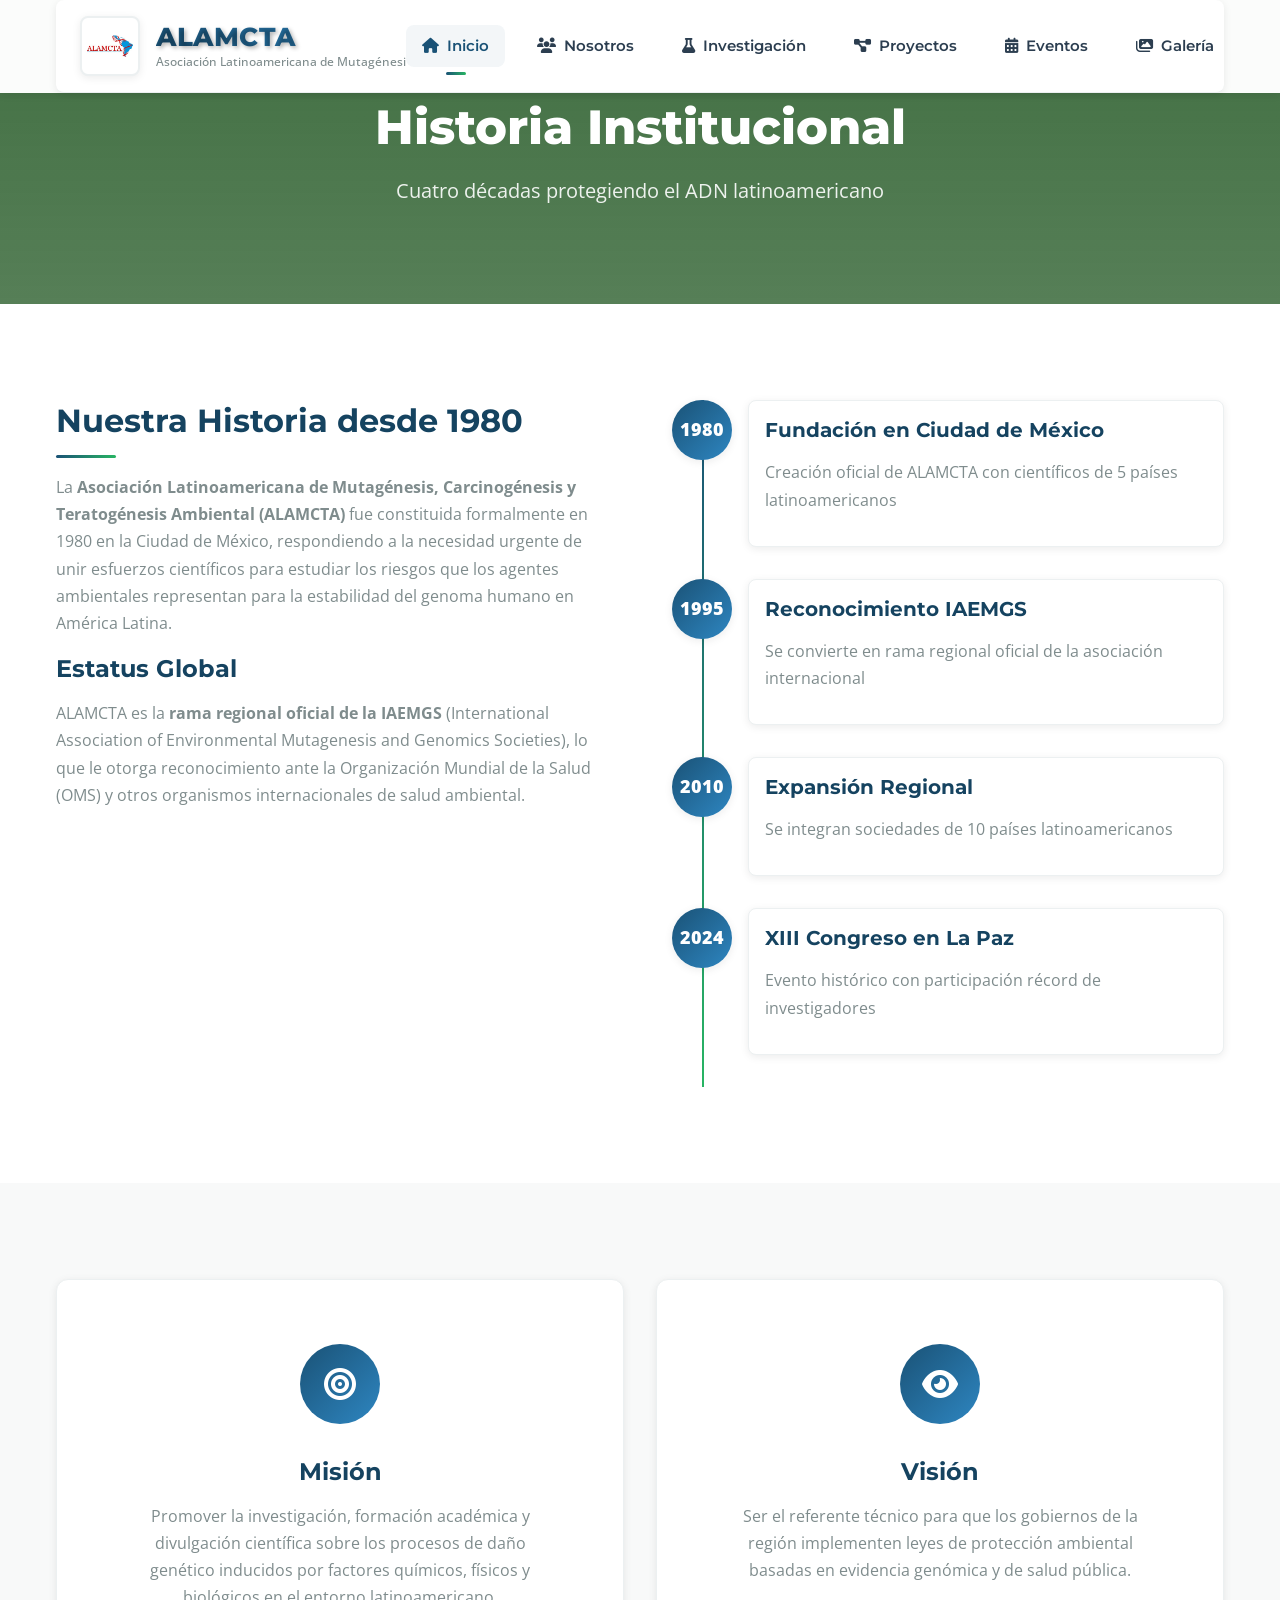
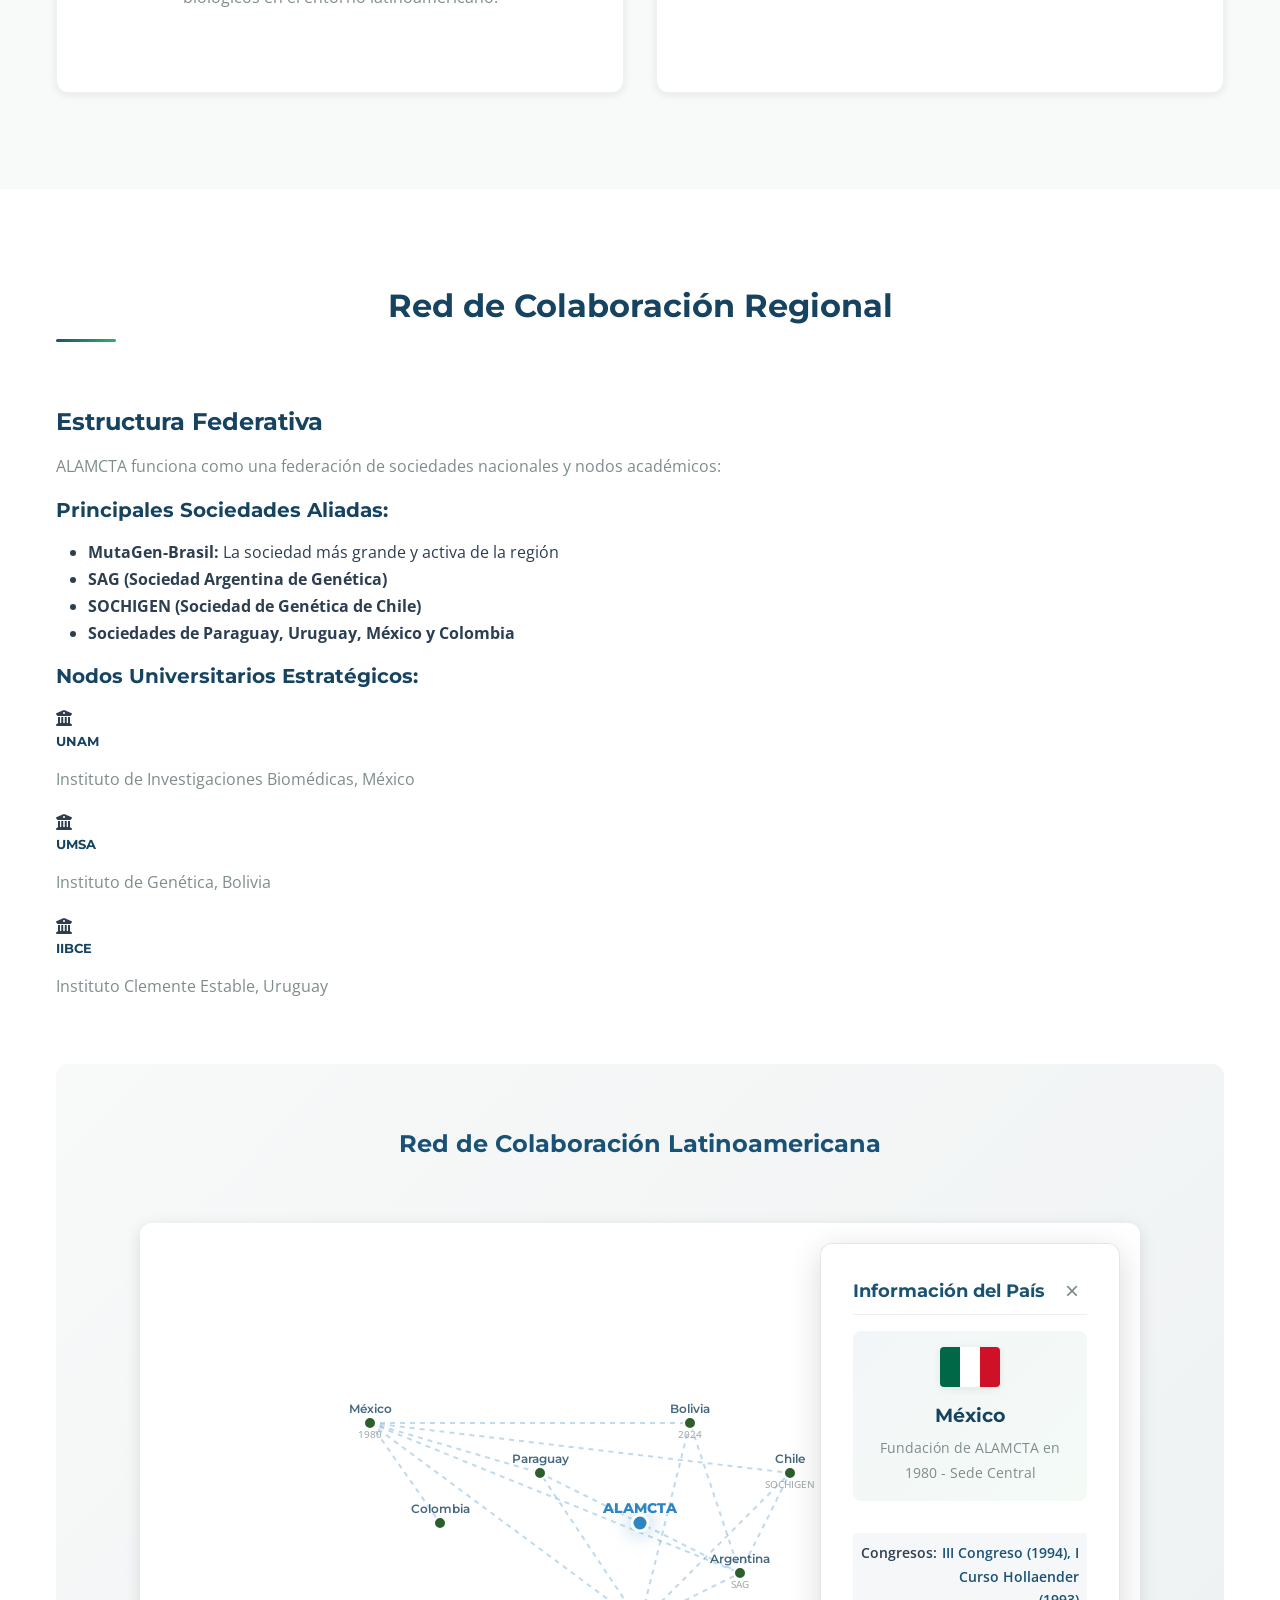
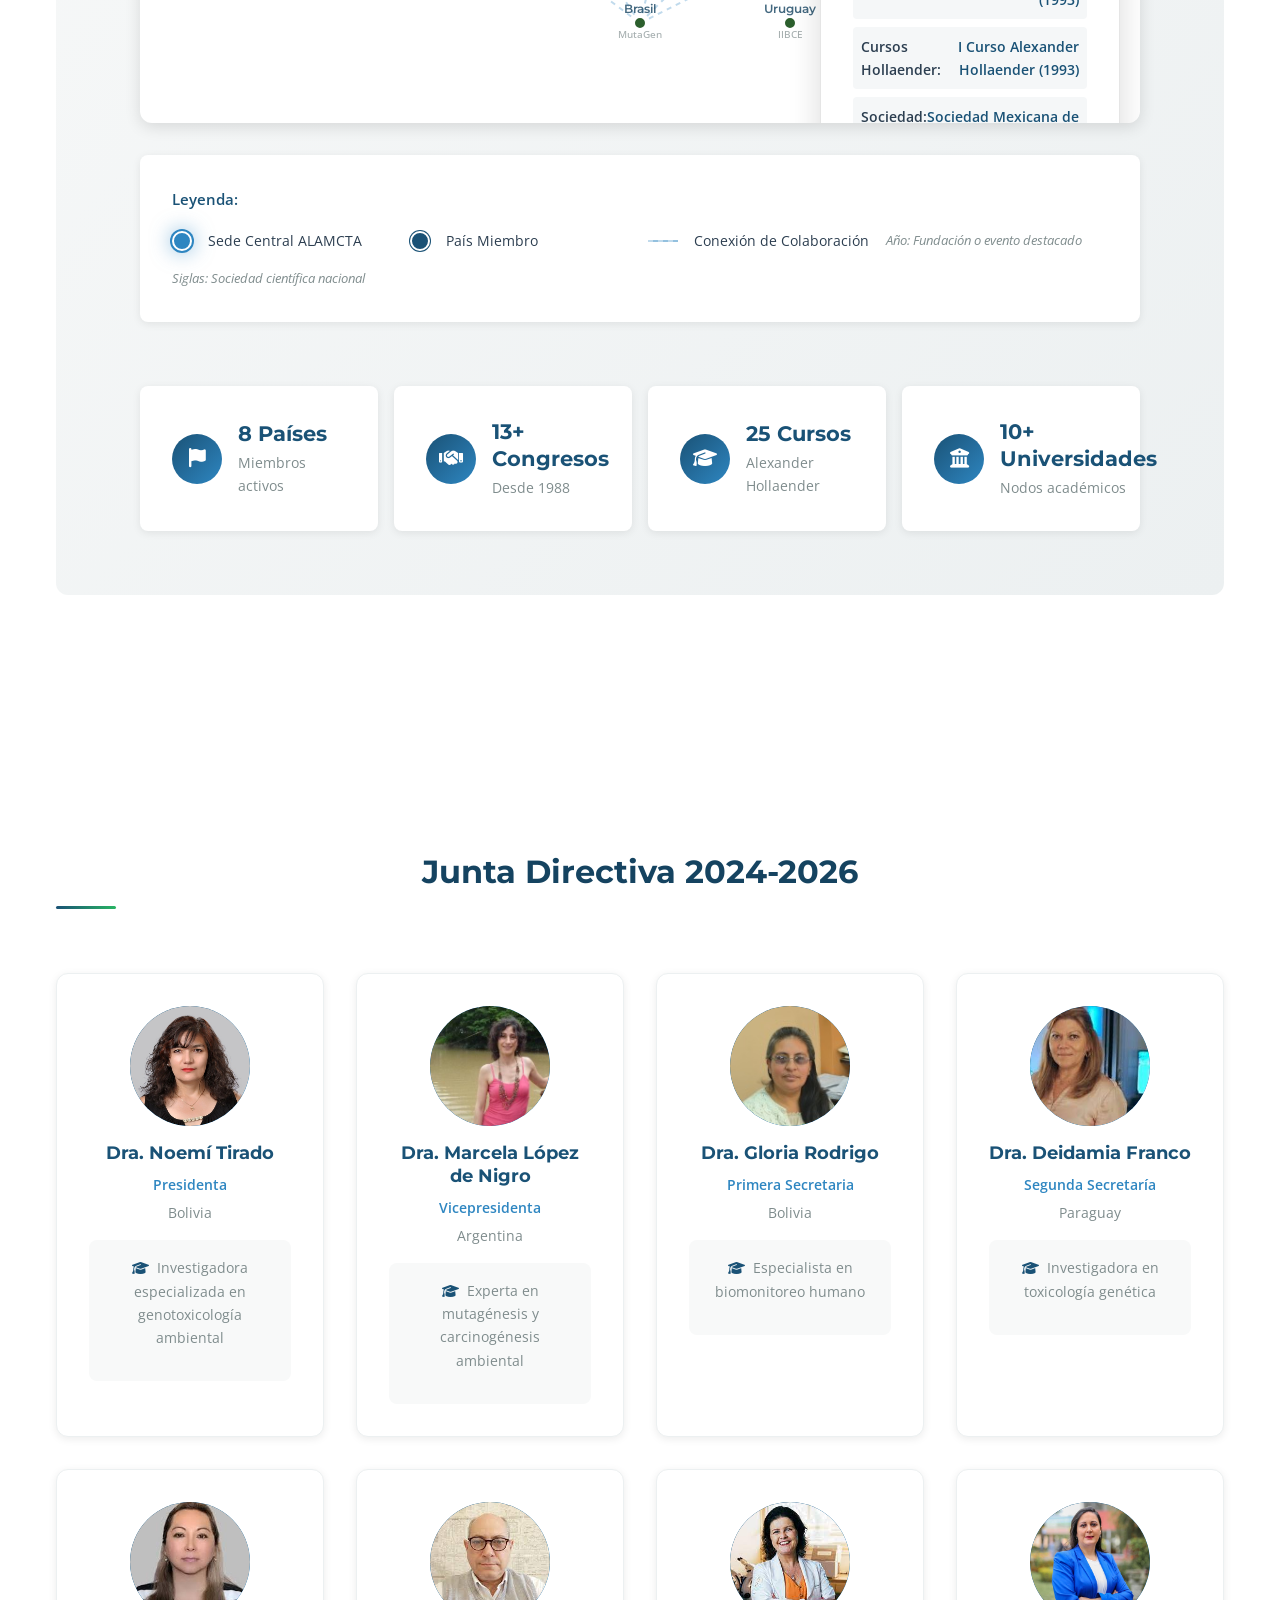
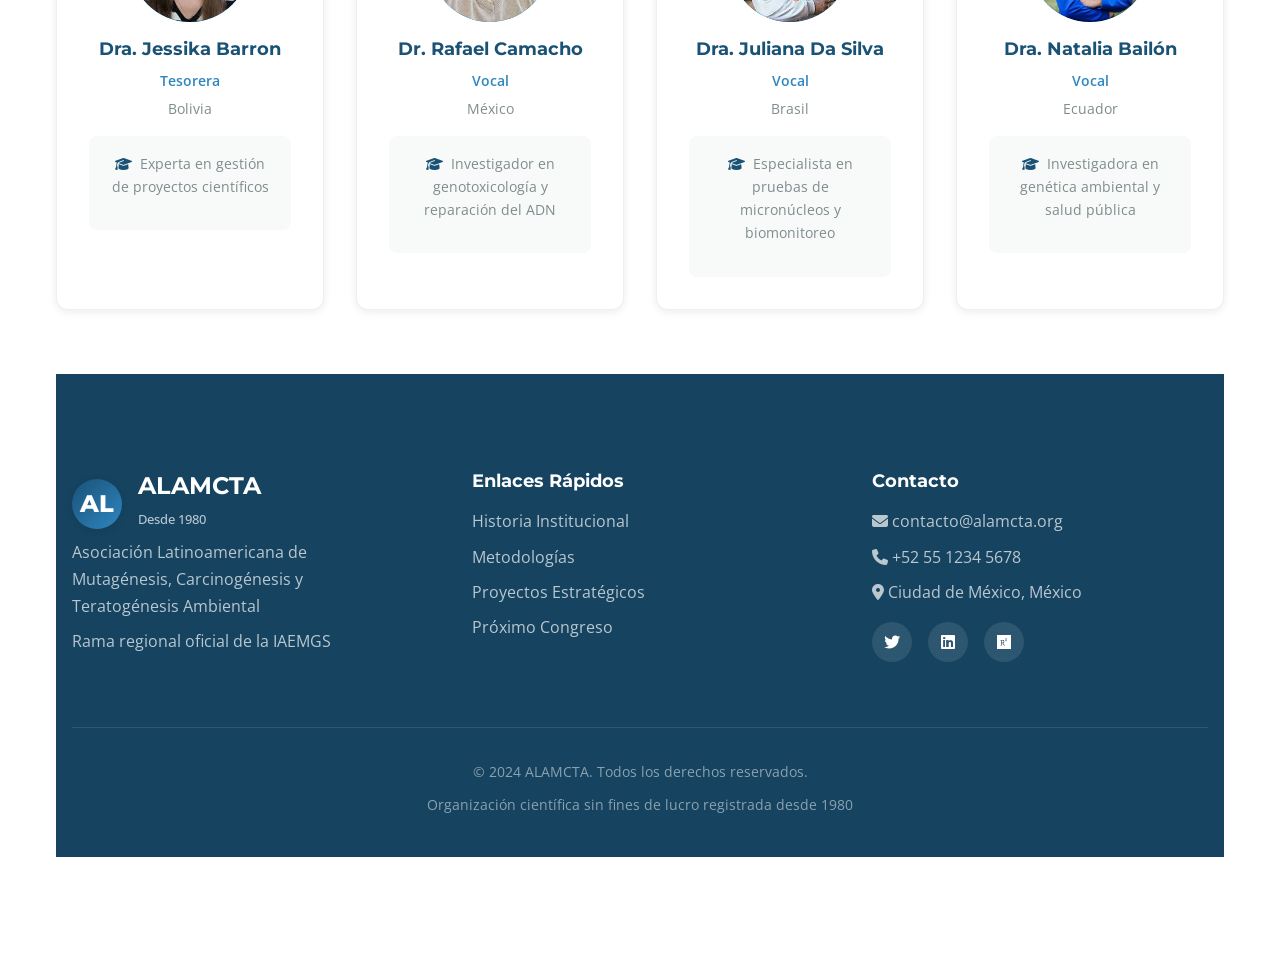
<file: nosotros.html>
<!DOCTYPE html>
<html lang="es">
<head>
    <meta charset="UTF-8">
    <meta name="viewport" content="width=device-width, initial-scale=1.0">
    <title>ALAMCTA - Nosotros</title>
    <link rel="stylesheet" href="assets/css/style.css">
    <link rel="stylesheet" href="https://cdnjs.cloudflare.com/ajax/libs/font-awesome/6.4.0/css/all.min.css">
    <link href="https://fonts.googleapis.com/css2?family=Montserrat:wght@400;600;700&family=Open+Sans:wght@400;600&display=swap" rel="stylesheet">
</head>
<body>
    <!-- Navegación (mismo que index.html) -->
     <header class="header">
    <div class="container">
        <nav class="navbar">
            <!-- Logo con Imagen a la Izquierda -->
            <div class="logo-con-imagen">
                <a href="index.html" class="logo-link">
                    <div class="logo-img-container">
                        <!-- Imagen del logo -->
                        <img src="assets/img/logo.jpg" 
                             alt="ALAMCTA - Asociación Latinoamericana de Mutagénesis, Carcinogénesis y Teratogénesis Ambiental"
                             class="logo-img">
                    </div>
                    <div class="logo-texto">
                        <h1 class="logo-titulo">ALAMCTA</h1>
                        <p class="logo-descripcion">Asociación Latinoamericana de Mutagénesis, Carcinogénesis y Teratogénesis Ambiental</p>
                    </div>
                </a>
            </div>
            
            <!-- Botón Menú Móvil -->
            <button class="mobile-menu-btn" aria-label="Menú móvil">
                <i class="fas fa-bars"></i>
            </button>
            
            <!-- Menú de Navegación -->
            <ul class="nav-menu">
                <li><a href="index.html" class="active"><i class="fas fa-home"></i> Inicio</a></li>
                <li><a href="nosotros.html"><i class="fas fa-users"></i> Nosotros</a></li>
                <li><a href="investigacion.html"><i class="fas fa-flask"></i> Investigación</a></li>
                <li><a href="proyectos.html"><i class="fas fa-project-diagram"></i> Proyectos</a></li>
                <li><a href="eventos.html"><i class="fas fa-calendar-alt"></i> Eventos</a></li>
                <li><a href="galeria.html"><i class="fas fa-images"></i> Galería</a></li>
                
            </ul>
        </nav>
    </div>
</header>
    <!-- Hero Section Historia -->
    <section class="page-hero" style="background: linear-gradient(rgba(44, 95, 45, 0.9), rgba(44, 95, 45, 0.8)), url('https://images.unsplash.com/photo-1582719508461-905c673771fd?ixlib=rb-4.0.3&auto=format&fit=crop&w=1350&q=80');">
        <div class="container">
            <h1>Historia Institucional</h1>
            <p>Cuatro décadas protegiendo el ADN latinoamericano</p>
        </div>
    </section>

    <!-- Sección Historia -->
    <section class="historia">
        <div class="container">
            <div class="historia-content">
                <div class="historia-text">
                    <h2>Nuestra Historia desde 1980</h2>
                    <p>La <strong>Asociación Latinoamericana de Mutagénesis, Carcinogénesis y Teratogénesis Ambiental (ALAMCTA)</strong> fue constituida formalmente en 1980 en la Ciudad de México, respondiendo a la necesidad urgente de unir esfuerzos científicos para estudiar los riesgos que los agentes ambientales representan para la estabilidad del genoma humano en América Latina.</p>
                    
                    <h3>Estatus Global</h3>
                    <p>ALAMCTA es la <strong>rama regional oficial de la IAEMGS</strong> (International Association of Environmental Mutagenesis and Genomics Societies), lo que le otorga reconocimiento ante la Organización Mundial de la Salud (OMS) y otros organismos internacionales de salud ambiental.</p>
                </div>
                
                <div class="historia-timeline">
                    <div class="timeline-item">
                        <div class="timeline-year">1980</div>
                        <div class="timeline-content">
                            <h4>Fundación en Ciudad de México</h4>
                            <p>Creación oficial de ALAMCTA con científicos de 5 países latinoamericanos</p>
                        </div>
                    </div>
                    <div class="timeline-item">
                        <div class="timeline-year">1995</div>
                        <div class="timeline-content">
                            <h4>Reconocimiento IAEMGS</h4>
                            <p>Se convierte en rama regional oficial de la asociación internacional</p>
                        </div>
                    </div>
                    <div class="timeline-item">
                        <div class="timeline-year">2010</div>
                        <div class="timeline-content">
                            <h4>Expansión Regional</h4>
                            <p>Se integran sociedades de 10 países latinoamericanos</p>
                        </div>
                    </div>
                    <div class="timeline-item">
                        <div class="timeline-year">2024</div>
                        <div class="timeline-content">
                            <h4>XIII Congreso en La Paz</h4>
                            <p>Evento histórico con participación récord de investigadores</p>
                        </div>
                    </div>
                </div>
            </div>
        </div>
    </section>

    <!-- Misión y Visión -->
    <section class="mision-vision">
        <div class="container">
            <div class="mv-grid">
                <div class="mv-card">
                    <div class="mv-icon">
                        <i class="fas fa-bullseye"></i>
                    </div>
                    <h3>Misión</h3>
                    <p>Promover la investigación, formación académica y divulgación científica sobre los procesos de daño genético inducidos por factores químicos, físicos y biológicos en el entorno latinoamericano.</p>
                </div>
                
                <div class="mv-card">
                    <div class="mv-icon">
                        <i class="fas fa-eye"></i>
                    </div>
                    <h3>Visión</h3>
                    <p>Ser el referente técnico para que los gobiernos de la región implementen leyes de protección ambiental basadas en evidencia genómica y de salud pública.</p>
                </div>
            </div>
        </div>
    </section>

    <!-- Red de Colaboración -->
    <section class="red-colaboracion">
        <div class="container">
            <h2 class="section-title">Red de Colaboración Regional</h2>
            <div class="red-content">
                <div class="red-text">
                    <h3>Estructura Federativa</h3>
                    <p>ALAMCTA funciona como una federación de sociedades nacionales y nodos académicos:</p>
                    
                    <h4>Principales Sociedades Aliadas:</h4>
                    <ul class="sociedades-list">
                        <li><strong>MutaGen-Brasil:</strong> La sociedad más grande y activa de la región</li>
                        <li><strong>SAG (Sociedad Argentina de Genética)</strong></li>
                        <li><strong>SOCHIGEN (Sociedad de Genética de Chile)</strong></li>
                        <li><strong>Sociedades de Paraguay, Uruguay, México y Colombia</strong></li>
                    </ul>
                    
                    <h4>Nodos Universitarios Estratégicos:</h4>
                    <div class="universidades-grid">
                        <div class="universidad-card">
                            <i class="fas fa-university"></i>
                            <h5>UNAM</h5>
                            <p>Instituto de Investigaciones Biomédicas, México</p>
                        </div>
                        <div class="universidad-card">
                            <i class="fas fa-university"></i>
                            <h5>UMSA</h5>
                            <p>Instituto de Genética, Bolivia</p>
                        </div>
                        <div class="universidad-card">
                            <i class="fas fa-university"></i>
                            <h5>IIBCE</h5>
                            <p>Instituto Clemente Estable, Uruguay</p>
                        </div>
                    </div>
                </div>
                
 <div class="red-map">
    <div class="mapa-container">
        <h3>Red de Colaboración Latinoamericana</h3>
        <div class="mapa-latinoamerica-interactivo">
            
            <!-- Contenedor principal del mapa -->
            <div class="mapa-svg-container">
                <!-- SVG del mapa de Latinoamérica -->
                <svg viewBox="0 0 800 500" class="mapa-svg">
                    <!-- Líneas de conexión -->
                    <g class="conexiones">
                        <!-- Conexión México con todos -->
                        <line class="conexion" x1="130" y1="200" x2="200" y2="300"/>
                        <line class="conexion" x1="130" y1="200" x2="400" y2="400"/>
                        <line class="conexion" x1="130" y1="200" x2="500" y2="350"/>
                        <line class="conexion" x1="130" y1="200" x2="550" y2="250"/>
                        <line class="conexion" x1="130" y1="200" x2="450" y2="200"/>
                        <line class="conexion" x1="130" y1="200" x2="300" y2="250"/>
                        
                        <!-- Conexiones entre países sudamericanos -->
                        <line class="conexion" x1="400" y1="400" x2="500" y2="350"/>
                        <line class="conexion" x1="400" y1="400" x2="550" y2="250"/>
                        <line class="conexion" x1="400" y1="400" x2="450" y2="200"/>
                        <line class="conexion" x1="400" y1="400" x2="300" y2="250"/>
                        
                        <line class="conexion" x1="500" y1="350" x2="550" y2="250"/>
                        <line class="conexion" x1="500" y1="350" x2="450" y2="200"/>
                        <line class="conexion" x1="500" y1="350" x2="300" y2="250"/>
                        
                        <!-- Nodo central ALAMCTA -->
                        <circle class="nodo-central" cx="400" cy="300" r="8" data-pais="alamcta">
                            <title>Sede Central ALAMCTA - Ciudad de México</title>
                        </circle>
                        <text x="400" y="290" class="nodo-central-text">ALAMCTA</text>
                    </g>
                    
                    <!-- Países como círculos interactivos -->
                    <g class="paises-nodos">
                        <!-- México -->
                        <g class="pais-nodo" data-pais="mexico" data-info="Fundación 1980 - Sede Central">
                            <circle class="nodo" cx="130" cy="200" r="6" data-pais="mexico"/>
                            <circle class="nodo-hover" cx="130" cy="200" r="15"/>
                            <text x="130" y="190" class="pais-text">México</text>
                            <text x="130" y="215" class="pais-info">1980</text>
                        </g>
                        
                        <!-- Colombia -->
                        <g class="pais-nodo" data-pais="colombia" data-info="VII Congreso 2007 - XIII Curso Hollaender">
                            <circle class="nodo" cx="200" cy="300" r="6" data-pais="colombia"/>
                            <circle class="nodo-hover" cx="200" cy="300" r="15"/>
                            <text x="200" y="290" class="pais-text">Colombia</text>
                        </g>
                        
                        <!-- Brasil -->
                        <g class="pais-nodo" data-pais="brasil" data-info="MutaGen-Brasil - Sociedad más activa">
                            <circle class="nodo" cx="400" cy="400" r="6" data-pais="brasil"/>
                            <circle class="nodo-hover" cx="400" cy="400" r="15"/>
                            <text x="400" y="390" class="pais-text">Brasil</text>
                            <text x="400" y="415" class="pais-info">MutaGen</text>
                        </g>
                        
                        <!-- Argentina -->
                        <g class="pais-nodo" data-pais="argentina" data-info="SAG - VI Congreso 2005">
                            <circle class="nodo" cx="500" cy="350" r="6" data-pais="argentina"/>
                            <circle class="nodo-hover" cx="500" cy="350" r="15"/>
                            <text x="500" y="340" class="pais-text">Argentina</text>
                            <text x="500" y="365" class="pais-info">SAG</text>
                        </g>
                        
                        <!-- Chile -->
                        <g class="pais-nodo" data-pais="chile" data-info="SOCHIGEN - VIII Congreso 2010">
                            <circle class="nodo" cx="550" cy="250" r="6" data-pais="chile"/>
                            <circle class="nodo-hover" cx="550" cy="250" r="15"/>
                            <text x="550" y="240" class="pais-text">Chile</text>
                            <text x="550" y="265" class="pais-info">SOCHIGEN</text>
                        </g>
                        
                        <!-- Bolivia -->
                        <g class="pais-nodo" data-pais="bolivia" data-info="XIII Congreso 2024 - UMSA">
                            <circle class="nodo" cx="450" cy="200" r="6" data-pais="bolivia"/>
                            <circle class="nodo-hover" cx="450" cy="200" r="15"/>
                            <text x="450" y="190" class="pais-text">Bolivia</text>
                            <text x="450" y="215" class="pais-info">2024</text>
                        </g>
                        
                        <!-- Paraguay -->
                        <g class="pais-nodo" data-pais="paraguay" data-info="XVIII Curso Hollaender 2013">
                            <circle class="nodo" cx="300" cy="250" r="6" data-pais="paraguay"/>
                            <circle class="nodo-hover" cx="300" cy="250" r="15"/>
                            <text x="300" y="240" class="pais-text">Paraguay</text>
                        </g>
                        
                        <!-- Uruguay -->
                        <g class="pais-nodo" data-pais="uruguay" data-info="X Congreso 2016 - IIBCE">
                            <circle class="nodo" cx="550" cy="400" r="6" data-pais="uruguay"/>
                            <circle class="nodo-hover" cx="550" cy="400" r="15"/>
                            <text x="550" y="390" class="pais-text">Uruguay</text>
                            <text x="550" y="415" class="pais-info">IIBCE</text>
                        </g>
                    </g>
                </svg>
                
                <!-- Información del país seleccionado -->
                <div class="mapa-info-panel">
                    <div class="info-header">
                        <h4>Información del País</h4>
                        <button class="info-close">&times;</button>
                    </div>
                    <div class="info-content">
                        <div class="pais-seleccionado">
                            <div class="pais-flag" id="selected-flag"></div>
                            <h5 id="selected-country">Selecciona un país</h5>
                            <p id="selected-info">Haz clic en cualquier país para ver detalles de su participación en ALAMCTA</p>
                        </div>
                        <div class="pais-details">
                            <div class="detail-item">
                                <span class="detail-label">Congresos:</span>
                                <span class="detail-value" id="detail-congresos">-</span>
                            </div>
                            <div class="detail-item">
                                <span class="detail-label">Cursos Hollaender:</span>
                                <span class="detail-value" id="detail-cursos">-</span>
                            </div>
                            <div class="detail-item">
                                <span class="detail-label">Sociedad:</span>
                                <span class="detail-value" id="detail-sociedad">-</span>
                            </div>
                            <div class="detail-item">
                                <span class="detail-label">Nodo Universitario:</span>
                                <span class="detail-value" id="detail-nodo">-</span>
                            </div>
                        </div>
                    </div>
                </div>
            </div>
            
            <!-- Leyenda del mapa -->
            <div class="mapa-leyenda">
                <div class="leyenda-title">Leyenda:</div>
                <div class="leyenda-items">
                    <div class="leyenda-item">
                        <div class="leyenda-color nodo-central"></div>
                        <span>Sede Central ALAMCTA</span>
                    </div>
                    <div class="leyenda-item">
                        <div class="leyenda-color nodo"></div>
                        <span>País Miembro</span>
                    </div>
                    <div class="leyenda-item">
                        <div class="leyenda-line conexion"></div>
                        <span>Conexión de Colaboración</span>
                    </div>
                    <div class="leyenda-item">
                        <div class="leyenda-texto">Año: Fundación o evento destacado</div>
                    </div>
                    <div class="leyenda-item">
                        <div class="leyenda-texto">Siglas: Sociedad científica nacional</div>
                    </div>
                </div>
            </div>
            
            <!-- Estadísticas de la red -->
            <div class="mapa-estadisticas">
                <div class="estadistica-card">
                    <div class="estadistica-icon">
                        <i class="fas fa-flag"></i>
                    </div>
                    <div class="estadistica-content">
                        <h4>8 Países</h4>
                        <p>Miembros activos</p>
                    </div>
                </div>
                <div class="estadistica-card">
                    <div class="estadistica-icon">
                        <i class="fas fa-handshake"></i>
                    </div>
                    <div class="estadistica-content">
                        <h4>13+ Congresos</h4>
                        <p>Desde 1988</p>
                    </div>
                </div>
                <div class="estadistica-card">
                    <div class="estadistica-icon">
                        <i class="fas fa-graduation-cap"></i>
                    </div>
                    <div class="estadistica-content">
                        <h4>25 Cursos</h4>
                        <p>Alexander Hollaender</p>
                    </div>
                </div>
                <div class="estadistica-card">
                    <div class="estadistica-icon">
                        <i class="fas fa-university"></i>
                    </div>
                    <div class="estadistica-content">
                        <h4>10+ Universidades</h4>
                        <p>Nodos académicos</p>
                    </div>
                </div>
            </div>
        </div>
    </div>
</div>
    </section>

    <!-- Junta Directiva -->
<section class="junta-directiva">
    <div class="container">
        <h2 class="section-title">Junta Directiva 2024-2026</h2>
        <div class="junta-grid">
            <!-- Presidenta - Bolivia -->
            <div class="directivo-card">
                <div class="directivo-img">
                    <i class="fas fa-user-circle"></i>
                    <span class="nacionalidad-badge bolivia">Bolivia</span>
                </div>
                <h4>Dra. Noemí Tirado</h4>
                <p class="cargo">Presidenta</p>
                <p class="institucion">Bolivia</p>
                <div class="directivo-info">
                    <p><i class="fas fa-graduation-cap"></i> Investigadora especializada en genotoxicología ambiental</p>
                </div>
            </div>
            
            <!-- Vicepresidenta - Argentina -->
            <div class="directivo-card">
                <div class="directivo-img">
                    <i class="fas fa-user-circle"></i>
                    <span class="nacionalidad-badge argentina">Argentina</span>
                </div>
                <h4>Dra. Marcela López de Nigro</h4>
                <p class="cargo">Vicepresidenta</p>
                <p class="institucion">Argentina</p>
                <div class="directivo-info">
                    <p><i class="fas fa-graduation-cap"></i> Experta en mutagénesis y carcinogénesis ambiental</p>
                </div>
            </div>
            
            <!-- Primera Secretaria - Bolivia -->
            <div class="directivo-card">
                <div class="directivo-img">
                    <i class="fas fa-user-circle"></i>
                    <span class="nacionalidad-badge bolivia">Bolivia</span>
                </div>
                <h4>Dra. Gloria Rodrigo</h4>
                <p class="cargo">Primera Secretaria</p>
                <p class="institucion">Bolivia</p>
                <div class="directivo-info">
                    <p><i class="fas fa-graduation-cap"></i> Especialista en biomonitoreo humano</p>
                </div>
            </div>
            
            <!-- Segunda Secretaría - Paraguay -->
            <div class="directivo-card">
                <div class="directivo-img">
                    <i class="fas fa-user-circle"></i>
                    <span class="nacionalidad-badge paraguay">Paraguay</span>
                </div>
                <h4>Dra. Deidamia Franco</h4>
                <p class="cargo">Segunda Secretaría</p>
                <p class="institucion">Paraguay</p>
                <div class="directivo-info">
                    <p><i class="fas fa-graduation-cap"></i> Investigadora en toxicología genética</p>
                </div>
            </div>
            
            <!-- Tesorera - Bolivia -->
            <div class="directivo-card">
                <div class="directivo-img">
                    <i class="fas fa-user-circle"></i>
                    <span class="nacionalidad-badge bolivia">Bolivia</span>
                </div>
                <h4>Dra. Jessika Barron</h4>
                <p class="cargo">Tesorera</p>
                <p class="institucion">Bolivia</p>
                <div class="directivo-info">
                    <p><i class="fas fa-graduation-cap"></i> Experta en gestión de proyectos científicos</p>
                </div>
            </div>
            
            <!-- Vocal - México -->
            <div class="directivo-card">
                <div class="directivo-img">
                    <i class="fas fa-user-circle"></i>
                    <span class="nacionalidad-badge mexico">México</span>
                </div>
                <h4>Dr. Rafael Camacho</h4>
                <p class="cargo">Vocal</p>
                <p class="institucion">México</p>
                <div class="directivo-info">
                    <p><i class="fas fa-graduation-cap"></i> Investigador en genotoxicología y reparación del ADN</p>
                </div>
            </div>
            
            <!-- Vocal - Brasil -->
            <div class="directivo-card">
                <div class="directivo-img">
                    <i class="fas fa-user-circle"></i>
                    <span class="nacionalidad-badge brasil">Brasil</span>
                </div>
                <h4>Dra. Juliana Da Silva</h4>
                <p class="cargo">Vocal</p>
                <p class="institucion">Brasil</p>
                <div class="directivo-info">
                    <p><i class="fas fa-graduation-cap"></i> Especialista en pruebas de micronúcleos y biomonitoreo</p>
                </div>
            </div>
            
            <!-- Vocal - Ecuador -->
            <div class="directivo-card">
                <div class="directivo-img">
                    <i class="fas fa-user-circle"></i>
                    <span class="nacionalidad-badge ecuador">Ecuador</span>
                </div>
                <h4>Dra. Natalia Bailón</h4>
                <p class="cargo">Vocal</p>
                <p class="institucion">Ecuador</p>
                <div class="directivo-info">
                    <p><i class="fas fa-graduation-cap"></i> Investigadora en genética ambiental y salud pública</p>
                </div>
            </div>
        </div>
        

    <!-- Footer (mismo que index.html) -->
    <footer class="footer">
        <div class="container">
            <div class="footer-content">
                <div class="footer-section">
                    <div class="logo">
                        <a href="index.html">
                            <div class="logo-icon">AL</div>
                            <div class="logo-text">
                                <h3>ALAMCTA</h3>
                                <p>Desde 1980</p>
                            </div>
                        </a>
                    </div>
                    <p>Asociación Latinoamericana de Mutagénesis, Carcinogénesis y Teratogénesis Ambiental</p>
                    <p>Rama regional oficial de la IAEMGS</p>
                </div>
                
                <div class="footer-section">
                    <h4>Enlaces Rápidos</h4>
                    <ul>
                        <li><a href="nosotros.html">Historia Institucional</a></li>
                        <li><a href="investigacion.html">Metodologías</a></li>
                        <li><a href="proyectos.html">Proyectos Estratégicos</a></li>
                        <li><a href="eventos.html">Próximo Congreso</a></li>
                    </ul>
                </div>
                
                <div class="footer-section">
                    <h4>Contacto</h4>
                    <p><i class="fas fa-envelope"></i> contacto@alamcta.org</p>
                    <p><i class="fas fa-phone"></i> +52 55 1234 5678</p>
                    <p><i class="fas fa-map-marker-alt"></i> Ciudad de México, México</p>
                    <div class="social-icons">
                        <a href="#"><i class="fab fa-twitter"></i></a>
                        <a href="#"><i class="fab fa-linkedin"></i></a>
                        <a href="#"><i class="fab fa-researchgate"></i></a>
                    </div>
                </div>
            </div>
            
            <div class="footer-bottom">
                <p>&copy; 2024 ALAMCTA. Todos los derechos reservados.</p>
                <p class="disclaimer">Organización científica sin fines de lucro registrada desde 1980</p>
            </div>
        </div>
    </footer>

    <script src="assets/js/main.js"></script>
    <script>
    // Cargar imágenes de la junta directiva automáticamente
    document.addEventListener('DOMContentLoaded', function() {
        const miembros = [
            { id: 1, nombre: 'noemi-tirado',  },
            { id: 2, nombre: 'marcela-lopez',  },
            { id: 3, nombre: 'gloria-rodrigo',  },
            { id: 4, nombre: 'deidamia-franco',  },
            { id: 5, nombre: 'jessika-barron',  },
            { id: 6, nombre: 'rafael-camacho',  },
            { id: 7, nombre: 'juliana-da-silva',  },
            { id: 8, nombre: 'natalia-bailon', }
        ];
        
        // Intentar cargar cada imagen
        miembros.forEach((miembro, index) => {
            const img = new Image();
            img.src = `assets/img/directiva/${miembro.nombre}.jpg`;
            
            img.onload = function() {
                // Encontrar la tarjeta correspondiente (basado en el orden)
                const cards = document.querySelectorAll('.directivo-card');
                if (cards[index]) {
                    const imgContainer = cards[index].querySelector('.directivo-img');
                    if (imgContainer) {
                        // Reemplazar el icono con la imagen real
                        imgContainer.innerHTML = '';
                        imgContainer.appendChild(img.cloneNode());
                        
                        // Agregar el badge de nacionalidad
                        const badge = document.createElement('span');
                        badge.className = `nacionalidad-badge ${miembro.pais}`;
                        badge.textContent = miembro.pais.charAt(0).toUpperCase() + miembro.pais.slice(1);
                        imgContainer.appendChild(badge);
                        
                        // Agregar clase para indicar que tiene foto
                        imgContainer.classList.add('con-foto');
                        
                        console.log(`✅ Imagen cargada: ${miembro.nombre}.jpg`);
                    }
                }
            };
            
            img.onerror = function() {
                console.log(`⚠️ Imagen no encontrada: ${miembro.nombre}.jpg - Usando placeholder`);
            };
        });
        
        // Verificar si la carpeta existe
        console.log('Buscando imágenes en: /assets/img/directiva/');
        console.log('Para agregar fotos reales, sube las imágenes con los nombres especificados en la lista.');
    });
</script>
<script>
    // Datos de los países para el mapa interactivo
    const paisesData = {
        mexico: {
            nombre: "México",
            bandera: "bandera-mexico",
            info: "Fundación de ALAMCTA en 1980 - Sede Central",
            congresos: "III Congreso (1994), I Curso Hollaender (1993)",
            cursos: "I Curso Alexander Hollaender (1993)",
            sociedad: "Sociedad Mexicana de Genética",
            nodo: "UNAM - Instituto de Investigaciones Biomédicas"
        },
        colombia: {
            nombre: "Colombia",
            bandera: "bandera-colombia",
            info: "VII Congreso ALAMCTA 2007 - XIII Curso Hollaender 2007",
            congresos: "VII Congreso (Cartagena, 2007)",
            cursos: "XIII Curso Alexander Hollaender (2007)",
            sociedad: "Asociación Colombiana de Genética (ACG)",
            nodo: "Universidades asociadas"
        },
        brasil: {
            nombre: "Brasil",
            bandera: "bandera-brasil",
            info: "MutaGen-Brasil - Sociedad más grande y activa",
            congresos: "II (1991), V (1998), IX (2013) Congresos",
            cursos: "V Curso Alexander Hollaender (1998)",
            sociedad: "MutaGen-Brasil",
            nodo: "Diversas universidades asociadas"
        },
        argentina: {
            nombre: "Argentina",
            bandera: "bandera-argentina",
            info: "Sociedad Argentina de Genética (SAG) - VI Congreso 2005",
            congresos: "VI Congreso (2005), II Curso Hollaender (1994)",
            cursos: "II (1994), XX (2016) Cursos Hollaender",
            sociedad: "Sociedad Argentina de Genética (SAG)",
            nodo: "Universidades nacionales"
        },
        chile: {
            nombre: "Chile",
            bandera: "bandera-chile",
            info: "SOCHIGEN - VIII Congreso ALAMCTA 2010",
            congresos: "IV (1996), VIII (2010) Congresos",
            cursos: "XII Curso Alexander Hollaender (2006)",
            sociedad: "Sociedad de Genética de Chile (SOCHIGEN)",
            nodo: "Universidades chilenas"
        },
        bolivia: {
            nombre: "Bolivia",
            bandera: "bandera-bolivia",
            info: "XIII Congreso 2024 - UMSA Instituto de Genética",
            congresos: "XIII Congreso (La Paz, 2024)",
            cursos: "XIX (2015), XXV (2024) Cursos Hollaender",
            sociedad: "Representación activa",
            nodo: "UMSA - Instituto de Genética"
        },
        paraguay: {
            nombre: "Paraguay",
            bandera: "bandera-paraguay",
            info: "XVIII Curso Alexander Hollaender 2013",
            congresos: "Participación activa en congresos",
            cursos: "XVIII Curso Alexander Hollaender (2013)",
            sociedad: "Representación activa",
            nodo: "Instituciones científicas"
        },
        uruguay: {
            nombre: "Uruguay",
            bandera: "bandera-uruguay",
            info: "X Congreso ALAMCTA 2016 - IIBCE",
            congresos: "X Congreso (2016)",
            cursos: "XVII Curso Alexander Hollaender (2012)",
            sociedad: "Representación activa",
            nodo: "IIBCE - Instituto Clemente Estable"
        }
    };

    // Inicializar el mapa interactivo
    document.addEventListener('DOMContentLoaded', function() {
        const paisNodos = document.querySelectorAll('.pais-nodo');
        const infoPanel = document.querySelector('.mapa-info-panel');
        const infoClose = document.querySelector('.info-close');
        
        // Elementos del panel de información
        const selectedFlag = document.getElementById('selected-flag');
        const selectedCountry = document.getElementById('selected-country');
        const selectedInfo = document.getElementById('selected-info');
        const detailCongresos = document.getElementById('detail-congresos');
        const detailCursos = document.getElementById('detail-cursos');
        const detailSociedad = document.getElementById('detail-sociedad');
        const detailNodo = document.getElementById('detail-nodo');
        
        // Función para actualizar el panel de información
        function actualizarInfoPanel(paisId) {
            const pais = paisesData[paisId];
            
            if (pais) {
                // Actualizar bandera
                selectedFlag.className = 'pais-flag ' + pais.bandera;
                
                // Actualizar textos
                selectedCountry.textContent = pais.nombre;
                selectedInfo.textContent = pais.info;
                detailCongresos.textContent = pais.congresos;
                detailCursos.textContent = pais.cursos;
                detailSociedad.textContent = pais.sociedad;
                detailNodo.textContent = pais.nodo;
                
                // Mostrar panel si está oculto
                infoPanel.classList.remove('hidden');
                
                // Destacar el nodo seleccionado
                document.querySelectorAll('.nodo').forEach(nodo => {
                    nodo.style.fill = '#2c5f2d';
                });
                
                const nodoSeleccionado = document.querySelector(`[data-pais="${paisId}"]`);
                if (nodoSeleccionado) {
                    nodoSeleccionado.style.fill = '#ff9800';
                    nodoSeleccionado.setAttribute('r', '8');
                }
            }
        }
        
        // Agregar event listeners a los nodos
        paisNodos.forEach(nodo => {
            nodo.addEventListener('click', function() {
                const paisId = this.dataset.pais;
                actualizarInfoPanel(paisId);
            });
            
            nodo.addEventListener('mouseenter', function() {
                const paisId = this.dataset.pais;
                const pais = paisesData[paisId];
                if (pais) {
                    this.querySelector('.pais-text').style.fontWeight = '700';
                    this.querySelector('.pais-info').style.opacity = '1';
                }
            });
            
            nodo.addEventListener('mouseleave', function() {
                this.querySelector('.pais-text').style.fontWeight = '600';
                this.querySelector('.pais-info').style.opacity = '0.7';
            });
        });
        
        // Cerrar panel de información
        infoClose.addEventListener('click', function() {
            infoPanel.classList.add('hidden');
            
            // Restaurar colores de nodos
            document.querySelectorAll('.nodo').forEach(nodo => {
                nodo.style.fill = '';
                nodo.setAttribute('r', '6');
            });
        });
        
        // Inicializar con México seleccionado
        actualizarInfoPanel('mexico');
        
        // Animación de conexiones
        const conexiones = document.querySelectorAll('.conexion');
        conexiones.forEach((conexion, index) => {
            conexion.style.animationDelay = `${index * 0.5}s`;
        });
        
        // Efecto de tooltip para nodos
        paisNodos.forEach(nodo => {
            const paisId = nodo.dataset.pais;
            const pais = paisesData[paisId];
            
            if (pais) {
                nodo.setAttribute('title', `${pais.nombre}: ${pais.info}`);
                
                // Tooltip personalizado
                nodo.addEventListener('mouseenter', function(e) {
                    const tooltip = document.createElement('div');
                    tooltip.className = 'mapa-tooltip';
                    tooltip.innerHTML = `
                        <strong>${pais.nombre}</strong><br>
                        <small>${pais.info}</small>
                    `;
                    tooltip.style.position = 'absolute';
                    tooltip.style.left = e.pageX + 10 + 'px';
                    tooltip.style.top = e.pageY + 10 + 'px';
                    tooltip.style.background = 'rgba(0,0,0,0.8)';
                    tooltip.style.color = 'white';
                    tooltip.style.padding = '0.5rem';
                    tooltip.style.borderRadius = '4px';
                    tooltip.style.fontSize = '0.8rem';
                    tooltip.style.zIndex = '1000';
                    tooltip.style.pointerEvents = 'none';
                    document.body.appendChild(tooltip);
                    
                    this._tooltip = tooltip;
                });
                
                nodo.addEventListener('mousemove', function(e) {
                    if (this._tooltip) {
                        this._tooltip.style.left = e.pageX + 10 + 'px';
                        this._tooltip.style.top = e.pageY + 10 + 'px';
                    }
                });
                
                nodo.addEventListener('mouseleave', function() {
                    if (this._tooltip) {
                        this._tooltip.remove();
                        delete this._tooltip;
                    }
                });
            }
        });
    });
</script>
</body>
</html>
</file>
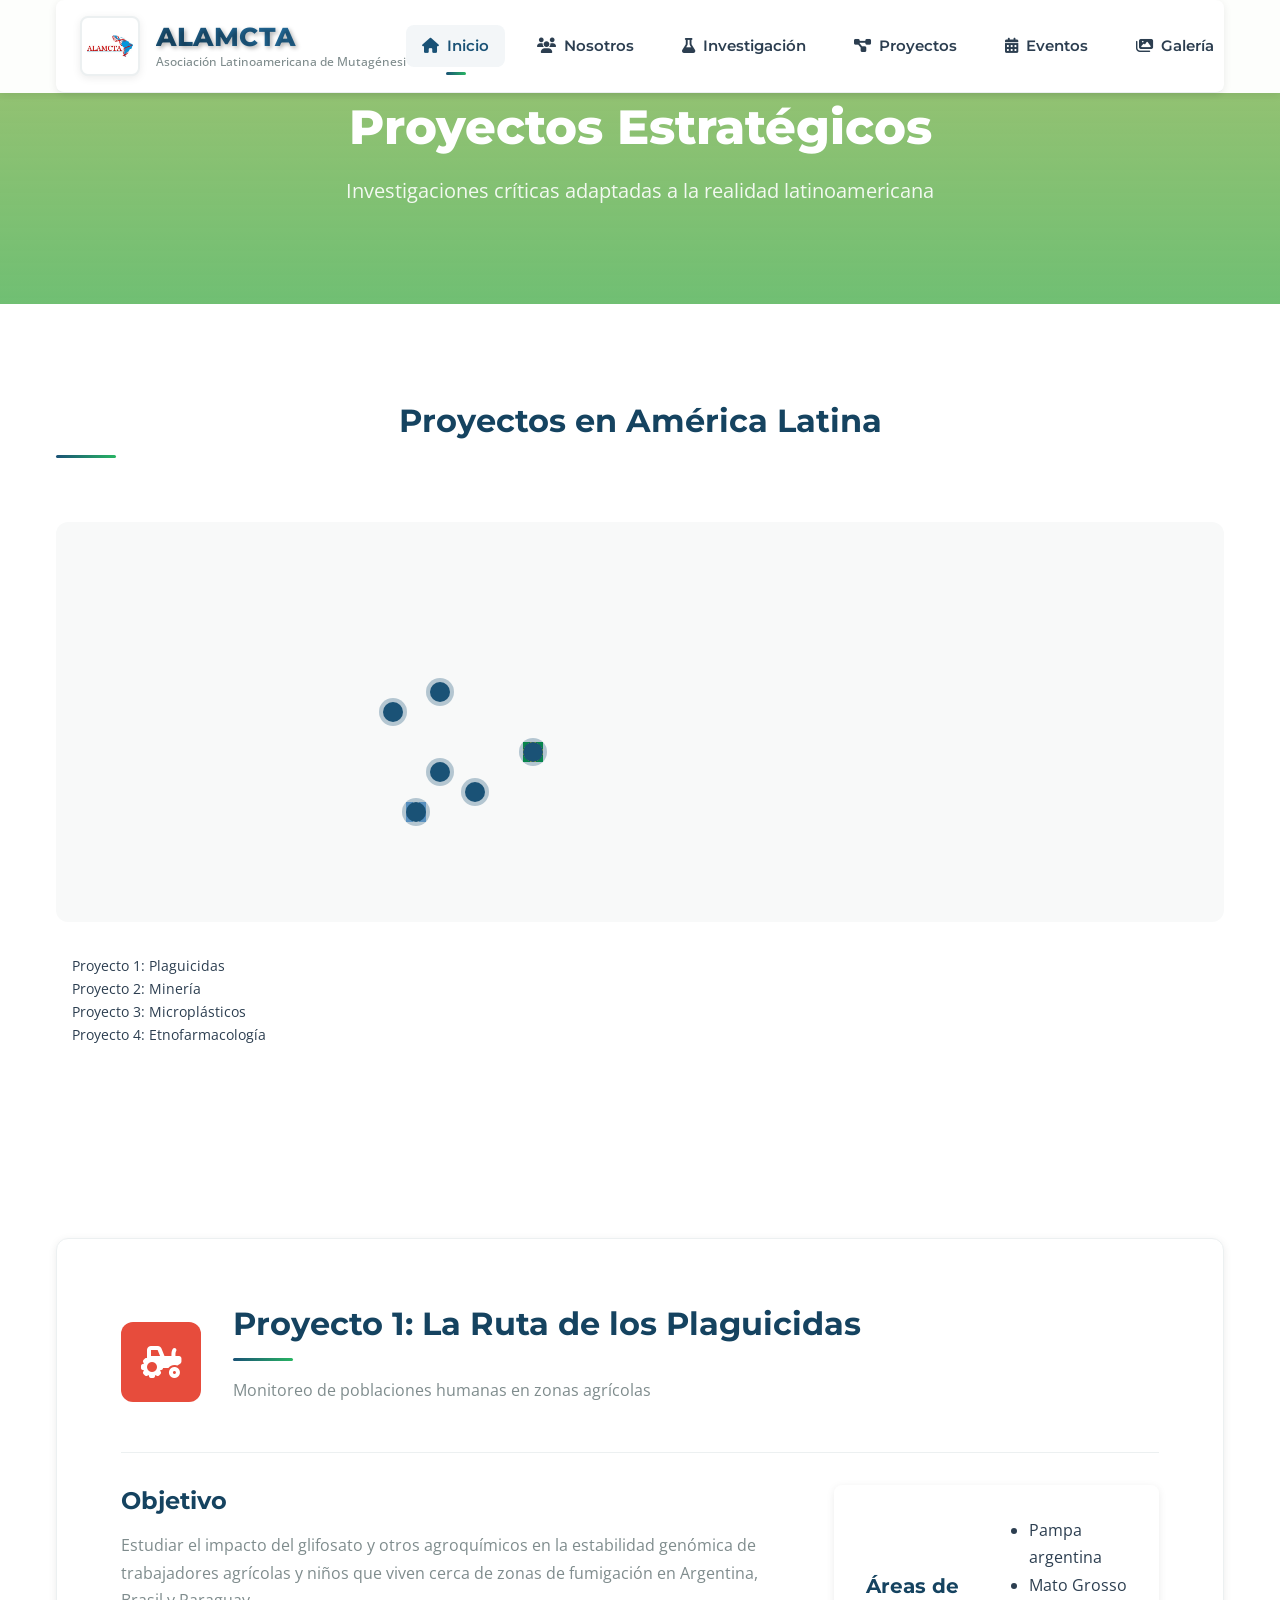
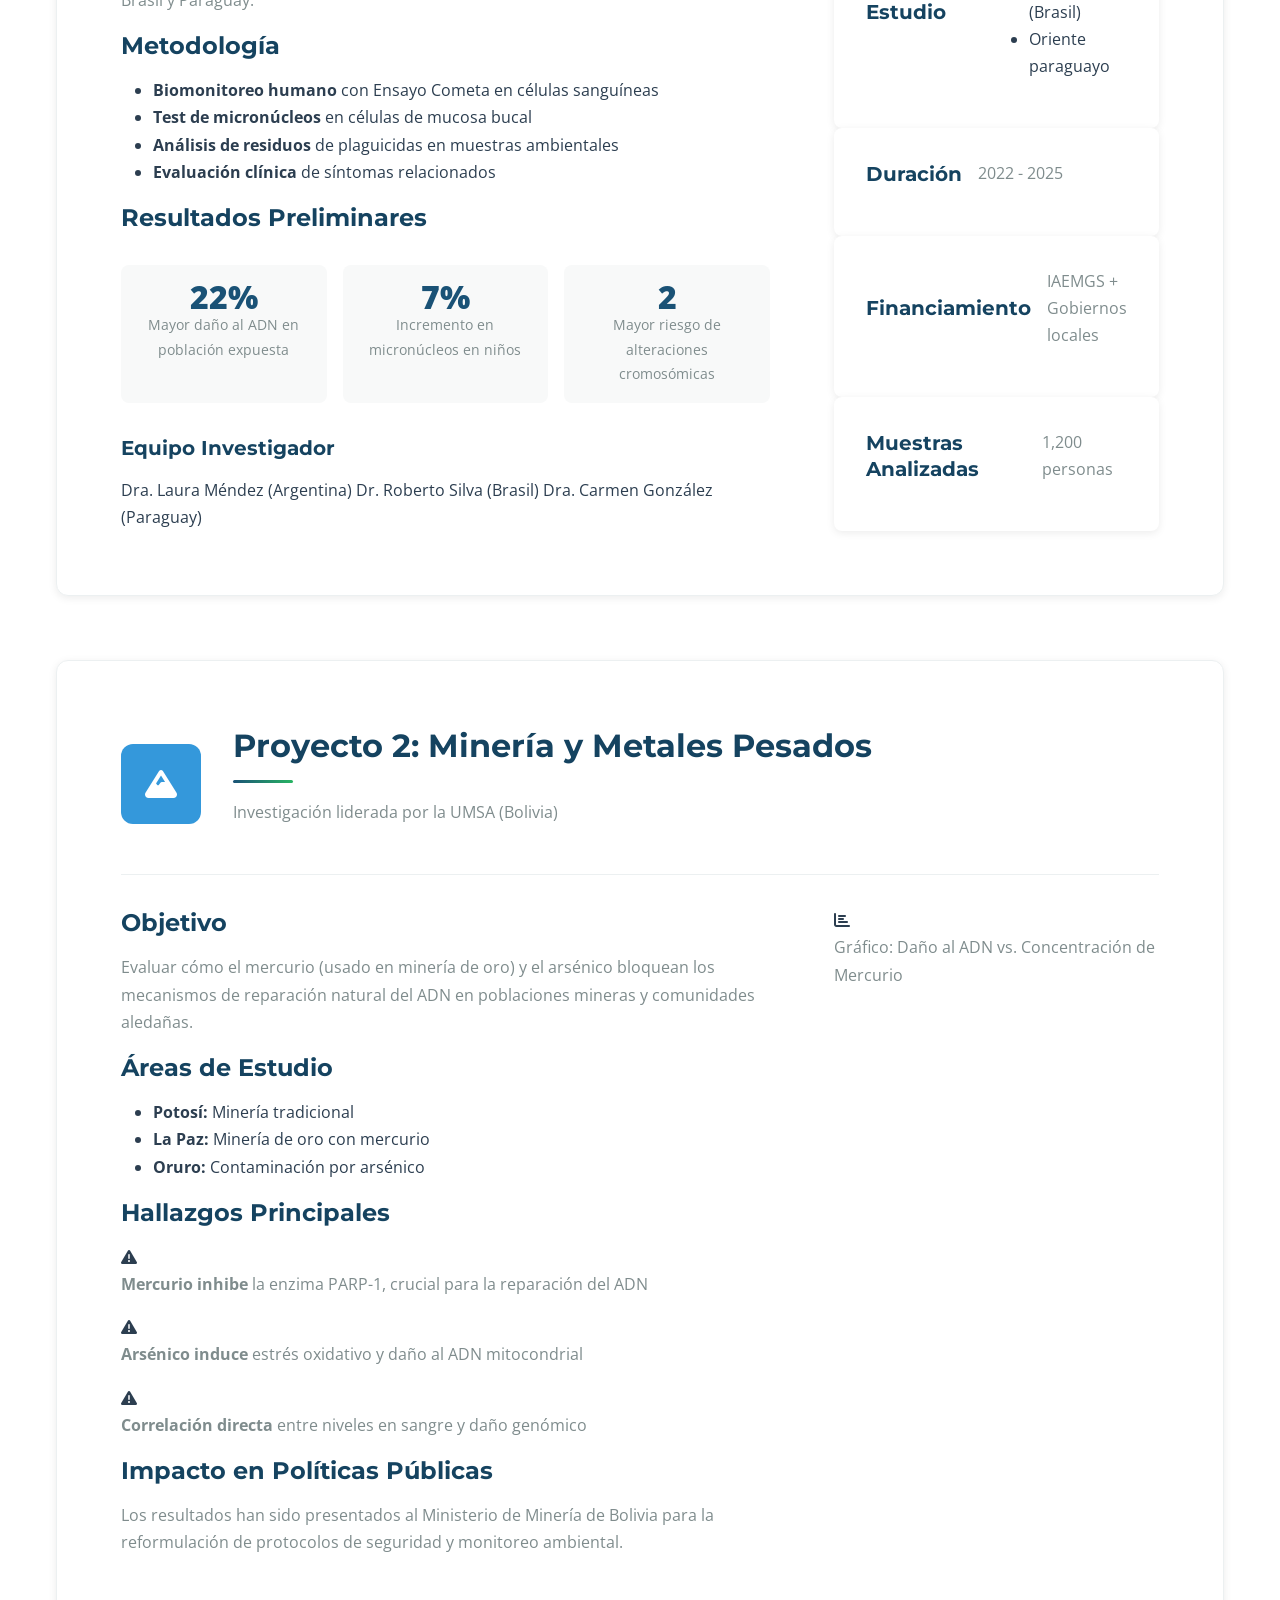
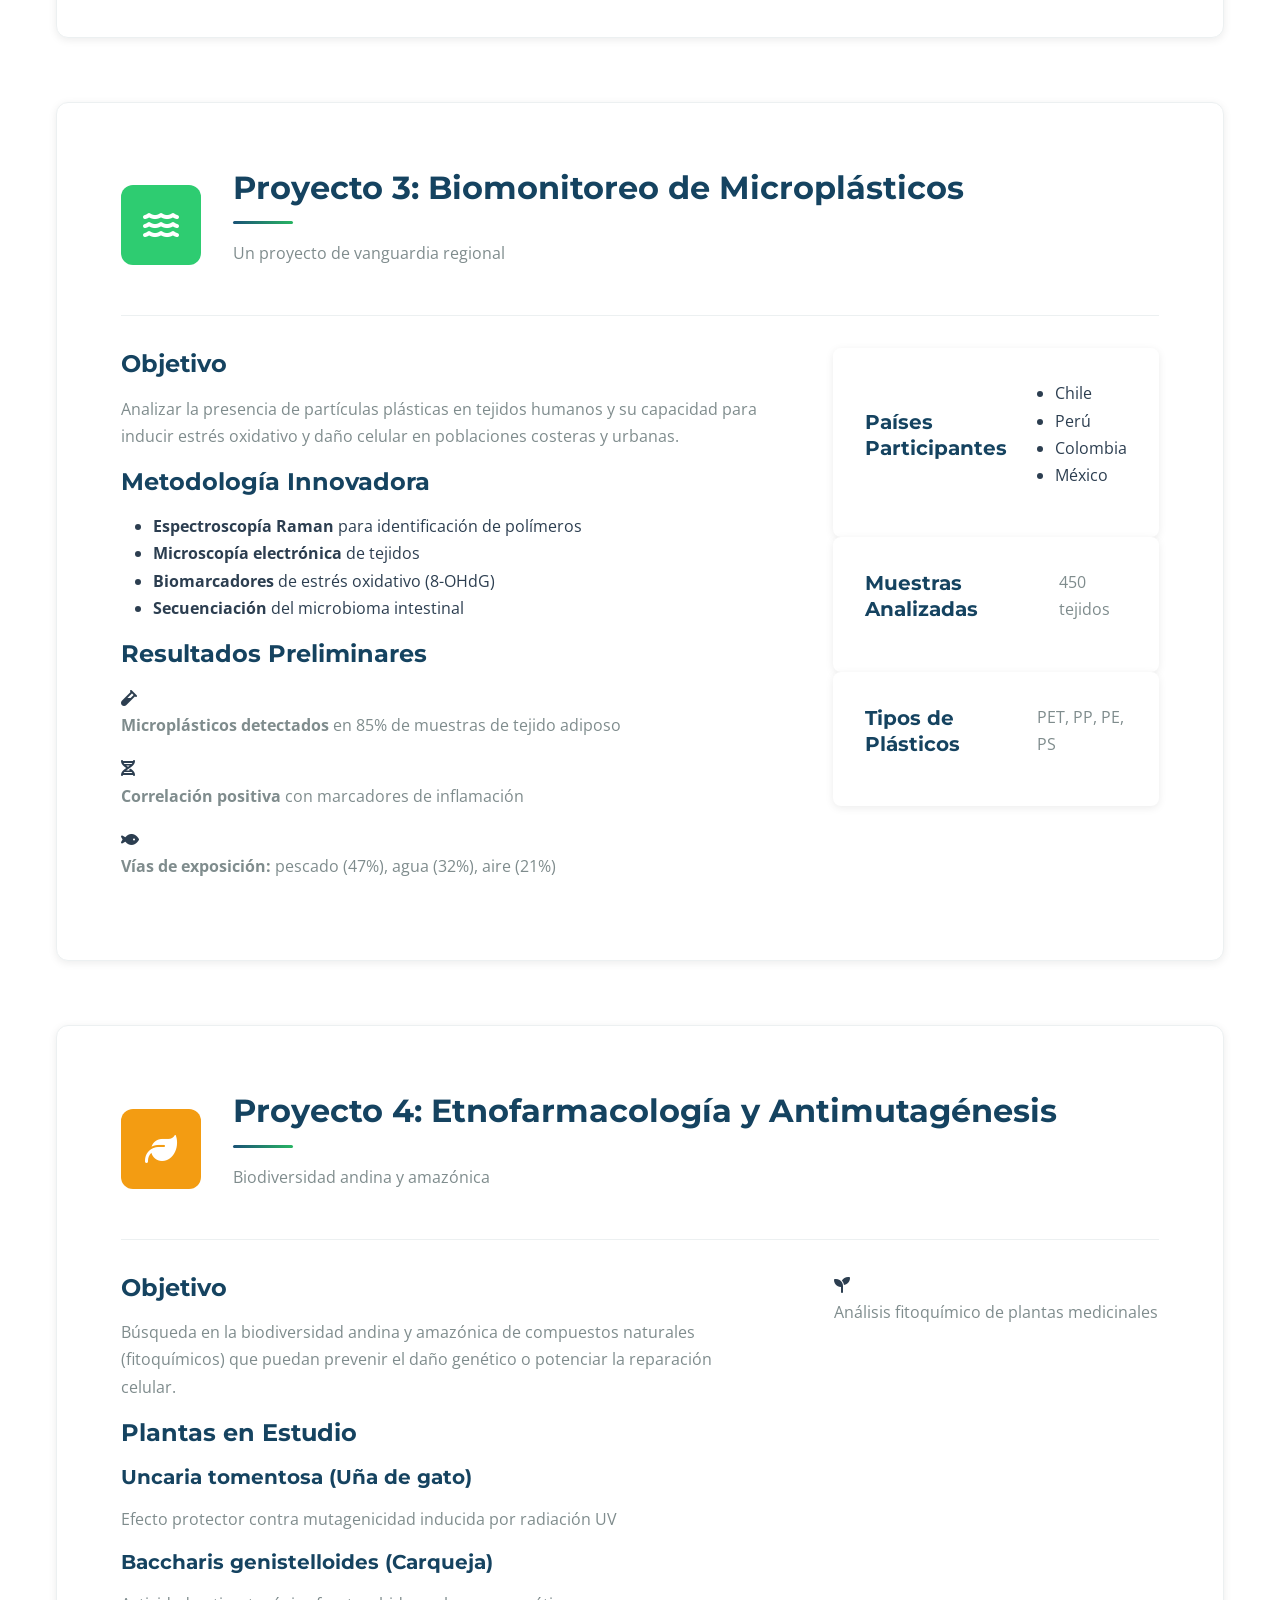
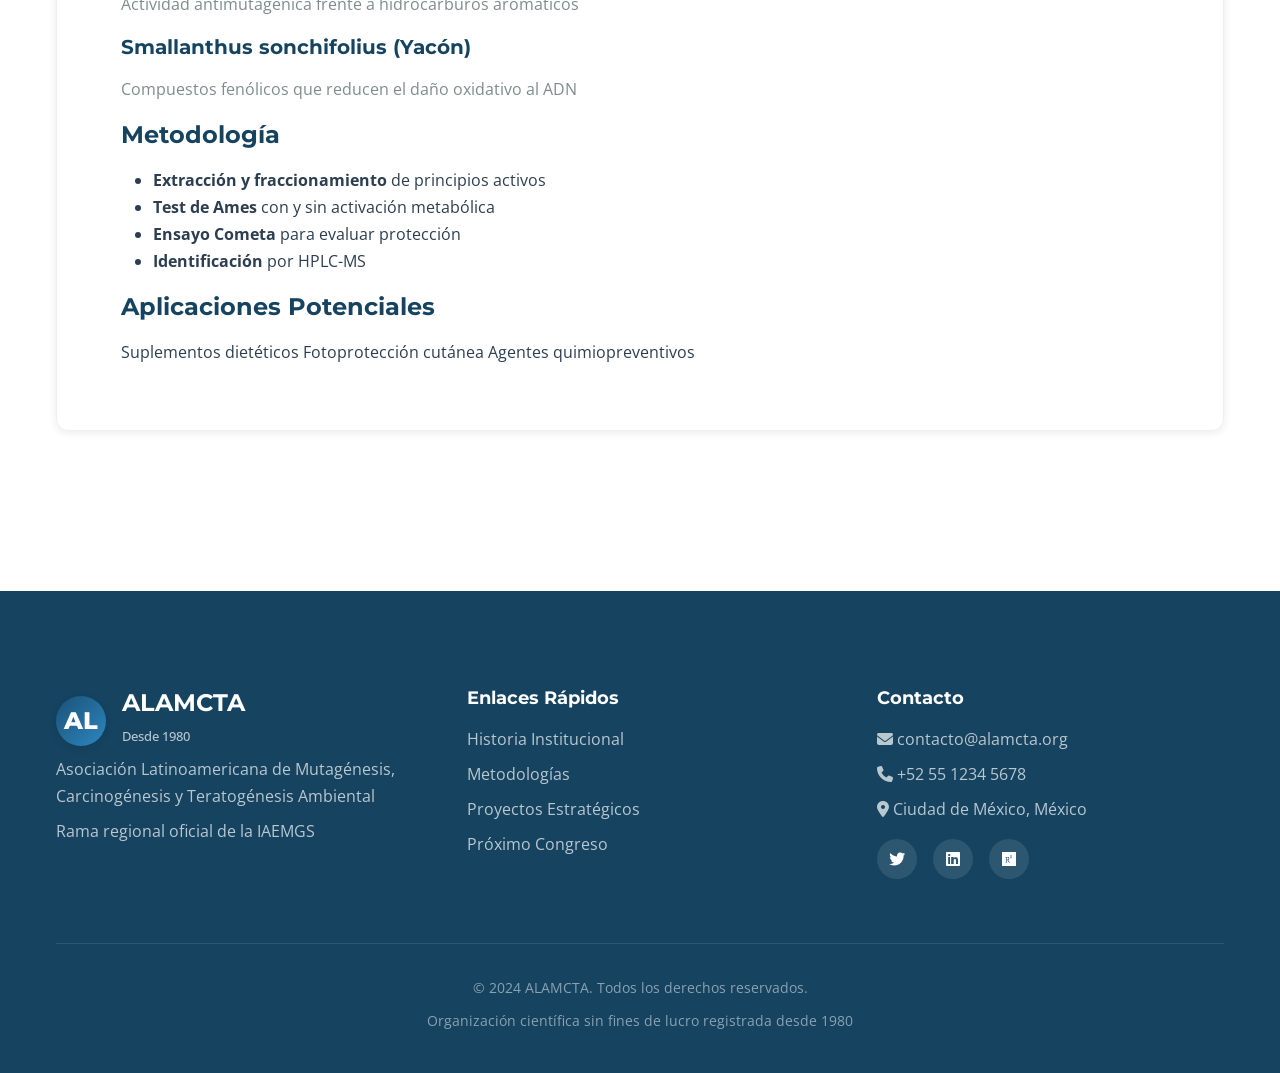
<file: proyectos.html>
<!DOCTYPE html>
<html lang="es">
<head>
    <meta charset="UTF-8">
    <meta name="viewport" content="width=device-width, initial-scale=1.0">
    <title>ALAMCTA - Proyectos</title>
    <link rel="stylesheet" href="assets/css/style.css">
    <link rel="stylesheet" href="https://cdnjs.cloudflare.com/ajax/libs/font-awesome/6.4.0/css/all.min.css">
    <link href="https://fonts.googleapis.com/css2?family=Montserrat:wght@400;600;700&family=Open+Sans:wght@400;600&display=swap" rel="stylesheet">
</head>
<body>
    <!-- Navegación -->
       <header class="header">
    <div class="container">
        <nav class="navbar">
            <!-- Logo con Imagen a la Izquierda -->
            <div class="logo-con-imagen">
                <a href="index.html" class="logo-link">
                    <div class="logo-img-container">
                        <!-- Imagen del logo -->
                        <img src="assets/img/logo.jpg" 
                             alt="ALAMCTA - Asociación Latinoamericana de Mutagénesis, Carcinogénesis y Teratogénesis Ambiental"
                             class="logo-img">
                    </div>
                    <div class="logo-texto">
                        <h1 class="logo-titulo">ALAMCTA</h1>
                        <p class="logo-descripcion">Asociación Latinoamericana de Mutagénesis, Carcinogénesis y Teratogénesis Ambiental</p>
                    </div>
                </a>
            </div>
            
            <!-- Botón Menú Móvil -->
            <button class="mobile-menu-btn" aria-label="Menú móvil">
                <i class="fas fa-bars"></i>
            </button>
            
            <!-- Menú de Navegación -->
            <ul class="nav-menu">
                <li><a href="index.html" class="active"><i class="fas fa-home"></i> Inicio</a></li>
                <li><a href="nosotros.html"><i class="fas fa-users"></i> Nosotros</a></li>
                <li><a href="investigacion.html"><i class="fas fa-flask"></i> Investigación</a></li>
                <li><a href="proyectos.html"><i class="fas fa-project-diagram"></i> Proyectos</a></li>
                <li><a href="eventos.html"><i class="fas fa-calendar-alt"></i> Eventos</a></li>
                <li><a href="galeria.html"><i class="fas fa-images"></i> Galería</a></li>
                
            </ul>
        </nav>
    </div>
</header>

    <!-- Hero Section Proyectos -->
    <section class="page-hero" style="background: linear-gradient(rgba(151, 188, 98, 0.9), rgba(76, 175, 80, 0.8)), url('https://images.unsplash.com/photo-1558618666-fcd25c85cd64?ixlib=rb-4.0.3&auto=format&fit=crop&w=1350&q=80');">
        <div class="container">
            <h1>Proyectos Estratégicos</h1>
            <p>Investigaciones críticas adaptadas a la realidad latinoamericana</p>
        </div>
    </section>

    <!-- Mapa de Proyectos -->
    <section class="mapa-proyectos">
        <div class="container">
            <h2 class="section-title">Proyectos en América Latina</h2>
            <div class="mapa-container">
                <div class="mapa-latinoamerica">
                    <div class="proyecto-punto argentina" data-proyecto="1">
                        <div class="punto"></div>
                        <div class="punto-info">Argentina</div>
                    </div>
                    <div class="proyecto-punto brasil" data-proyecto="1">
                        <div class="punto"></div>
                        <div class="punto-info">Brasil</div>
                    </div>
                    <div class="proyecto-punto paraguay" data-proyecto="1">
                        <div class="punto"></div>
                        <div class="punto-info">Paraguay</div>
                    </div>
                    <div class="proyecto-punto bolivia" data-proyecto="2">
                        <div class="punto"></div>
                        <div class="punto-info">Bolivia</div>
                    </div>
                    <div class="proyecto-punto region" data-proyecto="3">
                        <div class="punto"></div>
                        <div class="punto-info">Región Andina</div>
                    </div>
                    <div class="proyecto-punto amazonia" data-proyecto="4">
                        <div class="punto"></div>
                        <div class="punto-info">Amazonia</div>
                    </div>
                </div>
                
                <div class="leyenda-proyectos">
                    <div class="leyenda-item">
                        <div class="color-marker" style="background-color: #e74c3c;"></div>
                        <span>Proyecto 1: Plaguicidas</span>
                    </div>
                    <div class="leyenda-item">
                        <div class="color-marker" style="background-color: #3498db;"></div>
                        <span>Proyecto 2: Minería</span>
                    </div>
                    <div class="leyenda-item">
                        <div class="color-marker" style="background-color: #2ecc71;"></div>
                        <span>Proyecto 3: Microplásticos</span>
                    </div>
                    <div class="leyenda-item">
                        <div class="color-marker" style="background-color: #f39c12;"></div>
                        <span>Proyecto 4: Etnofarmacología</span>
                    </div>
                </div>
            </div>
        </div>
    </section>

    <!-- Detalles de Proyectos -->
    <section class="detalles-proyectos">
        <div class="container">
            <div class="proyecto-detallado" id="proyecto1">
                <div class="proyecto-header">
                    <div class="proyecto-icon" style="background-color: #e74c3c;">
                        <i class="fas fa-tractor"></i>
                    </div>
                    <div class="proyecto-titulo">
                        <h2>Proyecto 1: La Ruta de los Plaguicidas</h2>
                        <p class="proyecto-subtitulo">Monitoreo de poblaciones humanas en zonas agrícolas</p>
                    </div>
                </div>
                
                <div class="proyecto-content">
                    <div class="proyecto-info">
                        <h3>Objetivo</h3>
                        <p>Estudiar el impacto del glifosato y otros agroquímicos en la estabilidad genómica de trabajadores agrícolas y niños que viven cerca de zonas de fumigación en Argentina, Brasil y Paraguay.</p>
                        
                        <h3>Metodología</h3>
                        <ul>
                            <li><strong>Biomonitoreo humano</strong> con Ensayo Cometa en células sanguíneas</li>
                            <li><strong>Test de micronúcleos</strong> en células de mucosa bucal</li>
                            <li><strong>Análisis de residuos</strong> de plaguicidas en muestras ambientales</li>
                            <li><strong>Evaluación clínica</strong> de síntomas relacionados</li>
                        </ul>
                        
                        <h3>Resultados Preliminares</h3>
                        <div class="resultados-grid">
                            <div class="resultado-item">
                                <div class="resultado-valor">43%</div>
                                <div class="resultado-desc">Mayor daño al ADN en población expuesta</div>
                            </div>
                            <div class="resultado-item">
                                <div class="resultado-valor">15%</div>
                                <div class="resultado-desc">Incremento en micronúcleos en niños</div>
                            </div>
                            <div class="resultado-item">
                                <div class="resultado-valor">5x</div>
                                <div class="resultado-desc">Mayor riesgo de alteraciones cromosómicas</div>
                            </div>
                        </div>
                        
                        <div class="proyecto-equipo">
                            <h4>Equipo Investigador</h4>
                            <div class="investigadores">
                                <span class="investigador">Dra. Laura Méndez (Argentina)</span>
                                <span class="investigador">Dr. Roberto Silva (Brasil)</span>
                                <span class="investigador">Dra. Carmen González (Paraguay)</span>
                            </div>
                        </div>
                    </div>
                    
                    <div class="proyecto-estadisticas">
                        <div class="estadistica-card">
                            <h4>Áreas de Estudio</h4>
                            <ul>
                                <li>Pampa argentina</li>
                                <li>Mato Grosso (Brasil)</li>
                                <li>Oriente paraguayo</li>
                            </ul>
                        </div>
                        <div class="estadistica-card">
                            <h4>Duración</h4>
                            <p>2022 - 2025</p>
                        </div>
                        <div class="estadistica-card">
                            <h4>Financiamiento</h4>
                            <p>IAEMGS + Gobiernos locales</p>
                        </div>
                        <div class="estadistica-card">
                            <h4>Muestras Analizadas</h4>
                            <p>1,200 personas</p>
                        </div>
                    </div>
                </div>
            </div>
            
            <div class="proyecto-detallado" id="proyecto2">
                <div class="proyecto-header">
                    <div class="proyecto-icon" style="background-color: #3498db;">
                        <i class="fas fa-mountain"></i>
                    </div>
                    <div class="proyecto-titulo">
                        <h2>Proyecto 2: Minería y Metales Pesados</h2>
                        <p class="proyecto-subtitulo">Investigación liderada por la UMSA (Bolivia)</p>
                    </div>
                </div>
                
                <div class="proyecto-content">
                    <div class="proyecto-info">
                        <h3>Objetivo</h3>
                        <p>Evaluar cómo el mercurio (usado en minería de oro) y el arsénico bloquean los mecanismos de reparación natural del ADN en poblaciones mineras y comunidades aledañas.</p>
                        
                        <h3>Áreas de Estudio</h3>
                        <ul>
                            <li><strong>Potosí:</strong> Minería tradicional</li>
                            <li><strong>La Paz:</strong> Minería de oro con mercurio</li>
                            <li><strong>Oruro:</strong> Contaminación por arsénico</li>
                        </ul>
                        
                        <h3>Hallazgos Principales</h3>
                        <div class="hallazgos">
                            <div class="hallazgo">
                                <i class="fas fa-exclamation-triangle"></i>
                                <p><strong>Mercurio inhibe</strong> la enzima PARP-1, crucial para la reparación del ADN</p>
                            </div>
                            <div class="hallazgo">
                                <i class="fas fa-exclamation-triangle"></i>
                                <p><strong>Arsénico induce</strong> estrés oxidativo y daño al ADN mitocondrial</p>
                            </div>
                            <div class="hallazgo">
                                <i class="fas fa-exclamation-triangle"></i>
                                <p><strong>Correlación directa</strong> entre niveles en sangre y daño genómico</p>
                            </div>
                        </div>
                        
                        <h3>Impacto en Políticas Públicas</h3>
                        <p>Los resultados han sido presentados al Ministerio de Minería de Bolivia para la reformulación de protocolos de seguridad y monitoreo ambiental.</p>
                    </div>
                    
                    <div class="proyecto-imagen">
                        <div class="imagen-placeholder">
                            <i class="fas fa-chart-bar"></i>
                            <p>Gráfico: Daño al ADN vs. Concentración de Mercurio</p>
                        </div>
                    </div>
                </div>
            </div>
            
            <div class="proyecto-detallado" id="proyecto3">
                <div class="proyecto-header">
                    <div class="proyecto-icon" style="background-color: #2ecc71;">
                        <i class="fas fa-water"></i>
                    </div>
                    <div class="proyecto-titulo">
                        <h2>Proyecto 3: Biomonitoreo de Microplásticos</h2>
                        <p class="proyecto-subtitulo">Un proyecto de vanguardia regional</p>
                    </div>
                </div>
                
                <div class="proyecto-content">
                    <div class="proyecto-info">
                        <h3>Objetivo</h3>
                        <p>Analizar la presencia de partículas plásticas en tejidos humanos y su capacidad para inducir estrés oxidativo y daño celular en poblaciones costeras y urbanas.</p>
                        
                        <h3>Metodología Innovadora</h3>
                        <ul>
                            <li><strong>Espectroscopía Raman</strong> para identificación de polímeros</li>
                            <li><strong>Microscopía electrónica</strong> de tejidos</li>
                            <li><strong>Biomarcadores</strong> de estrés oxidativo (8-OHdG)</li>
                            <li><strong>Secuenciación</strong> del microbioma intestinal</li>
                        </ul>
                        
                        <h3>Resultados Preliminares</h3>
                        <div class="hallazgos">
                            <div class="hallazgo">
                                <i class="fas fa-vial"></i>
                                <p><strong>Microplásticos detectados</strong> en 85% de muestras de tejido adiposo</p>
                            </div>
                            <div class="hallazgo">
                                <i class="fas fa-dna"></i>
                                <p><strong>Correlación positiva</strong> con marcadores de inflamación</p>
                            </div>
                            <div class="hallazgo">
                                <i class="fas fa-fish"></i>
                                <p><strong>Vías de exposición:</strong> pescado (47%), agua (32%), aire (21%)</p>
                            </div>
                        </div>
                    </div>
                    
                    <div class="proyecto-estadisticas">
                        <div class="estadistica-card">
                            <h4>Países Participantes</h4>
                            <ul>
                                <li>Chile</li>
                                <li>Perú</li>
                                <li>Colombia</li>
                                <li>México</li>
                            </ul>
                        </div>
                        <div class="estadistica-card">
                            <h4>Muestras Analizadas</h4>
                            <p>450 tejidos</p>
                        </div>
                        <div class="estadistica-card">
                            <h4>Tipos de Plásticos</h4>
                            <p>PET, PP, PE, PS</p>
                        </div>
                    </div>
                </div>
            </div>
            
            <div class="proyecto-detallado" id="proyecto4">
                <div class="proyecto-header">
                    <div class="proyecto-icon" style="background-color: #f39c12;">
                        <i class="fas fa-leaf"></i>
                    </div>
                    <div class="proyecto-titulo">
                        <h2>Proyecto 4: Etnofarmacología y Antimutagénesis</h2>
                        <p class="proyecto-subtitulo">Biodiversidad andina y amazónica</p>
                    </div>
                </div>
                
                <div class="proyecto-content">
                    <div class="proyecto-info">
                        <h3>Objetivo</h3>
                        <p>Búsqueda en la biodiversidad andina y amazónica de compuestos naturales (fitoquímicos) que puedan prevenir el daño genético o potenciar la reparación celular.</p>
                        
                        <h3>Plantas en Estudio</h3>
                        <div class="plantas-grid">
                            <div class="planta-card">
                                <h4>Uncaria tomentosa (Uña de gato)</h4>
                                <p>Efecto protector contra mutagenicidad inducida por radiación UV</p>
                            </div>
                            <div class="planta-card">
                                <h4>Baccharis genistelloides (Carqueja)</h4>
                                <p>Actividad antimutagénica frente a hidrocarburos aromáticos</p>
                            </div>
                            <div class="planta-card">
                                <h4>Smallanthus sonchifolius (Yacón)</h4>
                                <p>Compuestos fenólicos que reducen el daño oxidativo al ADN</p>
                            </div>
                        </div>
                        
                        <h3>Metodología</h3>
                        <ul>
                            <li><strong>Extracción y fraccionamiento</strong> de principios activos</li>
                            <li><strong>Test de Ames</strong> con y sin activación metabólica</li>
                            <li><strong>Ensayo Cometa</strong> para evaluar protección</li>
                            <li><strong>Identificación</strong> por HPLC-MS</li>
                        </ul>
                        
                        <h3>Aplicaciones Potenciales</h3>
                        <div class="aplicaciones">
                            <span class="aplicacion">Suplementos dietéticos</span>
                            <span class="aplicacion">Fotoprotección cutánea</span>
                            <span class="aplicacion">Agentes quimiopreventivos</span>
                        </div>
                    </div>
                    
                    <div class="proyecto-imagen">
                        <div class="imagen-placeholder">
                            <i class="fas fa-seedling"></i>
                            <p>Análisis fitoquímico de plantas medicinales</p>
                        </div>
                    </div>
                </div>
            </div>
        </div>
    </section>

    <!-- Footer -->
    <footer class="footer">
        <div class="container">
            <div class="footer-content">
                <div class="footer-section">
                    <div class="logo">
                        <a href="index.html">
                            <div class="logo-icon">AL</div>
                            <div class="logo-text">
                                <h3>ALAMCTA</h3>
                                <p>Desde 1980</p>
                            </div>
                        </a>
                    </div>
                    <p>Asociación Latinoamericana de Mutagénesis, Carcinogénesis y Teratogénesis Ambiental</p>
                    <p>Rama regional oficial de la IAEMGS</p>
                </div>
                
                <div class="footer-section">
                    <h4>Enlaces Rápidos</h4>
                    <ul>
                        <li><a href="nosotros.html">Historia Institucional</a></li>
                        <li><a href="investigacion.html">Metodologías</a></li>
                        <li><a href="proyectos.html">Proyectos Estratégicos</a></li>
                        <li><a href="eventos.html">Próximo Congreso</a></li>
                    </ul>
                </div>
                
                <div class="footer-section">
                    <h4>Contacto</h4>
                    <p><i class="fas fa-envelope"></i> contacto@alamcta.org</p>
                    <p><i class="fas fa-phone"></i> +52 55 1234 5678</p>
                    <p><i class="fas fa-map-marker-alt"></i> Ciudad de México, México</p>
                    <div class="social-icons">
                        <a href="#"><i class="fab fa-twitter"></i></a>
                        <a href="#"><i class="fab fa-linkedin"></i></a>
                        <a href="#"><i class="fab fa-researchgate"></i></a>
                    </div>
                </div>
            </div>
            
            <div class="footer-bottom">
                <p>&copy; 2024 ALAMCTA. Todos los derechos reservados.</p>
                <p class="disclaimer">Organización científica sin fines de lucro registrada desde 1980</p>
            </div>
        </div>
    </footer>

    <script src="assets/js/main.js"></script>
</body>
</html>
</file>
<file: assets/css/style.css>
/* ==========================================================================
   ALAMCTA - Estilos Profesionales
   Versión: 3.0
   Autor: ALAMCTA Design Team
   ========================================================================== */

/* ==========================================================================
   VARIABLES Y RESET
   ========================================================================== */
:root {
    /* Paleta de colores profesional */
    --primary-color: #1a5276;      /* Azul científico principal */
    --secondary-color: #28b463;    /* Verde esperanza/crecimiento */
    --accent-color: #2e86c1;       /* Azul acento */
    --dark-color: #154360;         /* Azul oscuro */
    --light-color: #f8f9f9;        /* Gris claro */
    --text-color: #2c3e50;         /* Texto principal */
    --text-light: #7f8c8d;         /* Texto secundario */
    --white: #ffffff;
    --gray-light: #ecf0f1;
    --gray-medium: #bdc3c7;
    --gray-dark: #7f8c8d;
    
    /* Colores de estado */
    --success-color: #27ae60;
    --warning-color: #f39c12;
    --error-color: #e74c3c;
    --info-color: #3498db;
    
    /* Sombras profesionales */
    --shadow-sm: 0 2px 8px rgba(0, 0, 0, 0.08);
    --shadow-md: 0 4px 16px rgba(0, 0, 0, 0.12);
    --shadow-lg: 0 8px 32px rgba(0, 0, 0, 0.15);
    --shadow-hover: 0 12px 48px rgba(0, 0, 0, 0.18);
    
    /* Bordes */
    --border-radius-sm: 4px;
    --border-radius-md: 8px;
    --border-radius-lg: 12px;
    --border-radius-xl: 20px;
    
    /* Tipografía */
    --font-primary: 'Montserrat', -apple-system, BlinkMacSystemFont, 'Segoe UI', sans-serif;
    --font-secondary: 'Open Sans', 'Helvetica Neue', Arial, sans-serif;
    
    /* Espaciado */
    --spacing-xs: 0.5rem;
    --spacing-sm: 1rem;
    --spacing-md: 2rem;
    --spacing-lg: 4rem;
    --spacing-xl: 6rem;
    
    /* Transiciones */
    --transition-fast: 0.2s ease;
    --transition-normal: 0.3s ease;
    --transition-slow: 0.5s ease;
}

/* Reset y estilos base */
* {
    margin: 0;
    padding: 0;
    box-sizing: border-box;
}

html {
    scroll-behavior: smooth;
    font-size: 16px;
}

body {
    font-family: var(--font-secondary);
    font-size: 1rem;
    line-height: 1.7;
    color: var(--text-color);
    background-color: var(--white);
    overflow-x: hidden;
    -webkit-font-smoothing: antialiased;
    -moz-osx-font-smoothing: grayscale;
}

h1, h2, h3, h4, h5, h6 {
    font-family: var(--font-primary);
    font-weight: 700;
    line-height: 1.3;
    margin-bottom: var(--spacing-sm);
    color: var(--dark-color);
}

h1 {
    font-size: 2.5rem;
    font-weight: 800;
}

h2 {
    font-size: 2rem;
    position: relative;
    padding-bottom: var(--spacing-sm);
}

h2:after {
    content: '';
    position: absolute;
    bottom: 0;
    left: 0;
    width: 60px;
    height: 3px;
    background: linear-gradient(90deg, var(--primary-color), var(--secondary-color));
    border-radius: 2px;
}

h3 {
    font-size: 1.5rem;
}

h4 {
    font-size: 1.25rem;
}

p {
    margin-bottom: var(--spacing-sm);
    color: var(--text-light);
}

a {
    color: var(--accent-color);
    text-decoration: none;
    transition: color var(--transition-fast);
}

a:hover {
    color: var(--primary-color);
}

ul, ol {
    margin-left: var(--spacing-md);
    margin-bottom: var(--spacing-sm);
}

img {
    max-width: 100%;
    height: auto;
    display: block;
}

/* Container responsive */
.container {
    width: 100%;
    max-width: 1200px;
    margin: 0 auto;
    padding: 0 var(--spacing-sm);
}

/* ==========================================================================
   COMPONENTES REUTILIZABLES
   ========================================================================== */

/* Botones */
.btn {
    display: inline-flex;
    align-items: center;
    justify-content: center;
    gap: 0.5rem;
    padding: 0.875rem 2rem;
    font-family: var(--font-primary);
    font-weight: 600;
    font-size: 0.95rem;
    text-transform: uppercase;
    letter-spacing: 0.5px;
    border: none;
    border-radius: var(--border-radius-md);
    cursor: pointer;
    transition: all var(--transition-normal);
    position: relative;
    overflow: hidden;
}

.btn-primary {
    background: linear-gradient(135deg, var(--primary-color), var(--accent-color));
    color: var(--white);
    box-shadow: var(--shadow-md);
}

.btn-primary:hover {
    transform: translateY(-2px);
    box-shadow: var(--shadow-hover);
    color: var(--white);
}

.btn-secondary {
    background-color: var(--white);
    color: var(--primary-color);
    border: 2px solid var(--primary-color);
}

.btn-secondary:hover {
    background-color: var(--primary-color);
    color: var(--white);
    transform: translateY(-2px);
    box-shadow: var(--shadow-md);
}

.btn-outline {
    background-color: transparent;
    color: var(--primary-color);
    border: 2px solid var(--primary-color);
}

.btn-outline:hover {
    background-color: var(--primary-color);
    color: var(--white);
}

.btn-block {
    width: 100%;
}

.btn-descarga, .btn-manual, .btn-curso {
    padding: 0.75rem 1.5rem;
    font-size: 0.9rem;
}

/* Cards profesionales */
.card {
    background: var(--white);
    border-radius: var(--border-radius-lg);
    padding: var(--spacing-md);
    box-shadow: var(--shadow-sm);
    transition: transform var(--transition-normal), box-shadow var(--transition-normal);
    border: 1px solid var(--gray-light);
}

.card:hover {
    transform: translateY(-8px);
    box-shadow: var(--shadow-hover);
}

/* Badges */
.badge {
    display: inline-block;
    padding: 0.25rem 0.75rem;
    font-size: 0.75rem;
    font-weight: 600;
    text-transform: uppercase;
    letter-spacing: 0.5px;
    border-radius: 20px;
    background-color: var(--gray-light);
    color: var(--text-light);
}

.badge-primary {
    background-color: var(--primary-color);
    color: var(--white);
}

.badge-success {
    background-color: var(--success-color);
    color: var(--white);
}

/* Formularios */
.form-group {
    margin-bottom: var(--spacing-sm);
}

.form-group label {
    display: block;
    margin-bottom: 0.5rem;
    font-weight: 600;
    color: var(--text-color);
    font-size: 0.95rem;
}

.form-control {
    width: 100%;
    padding: 0.875rem 1rem;
    font-family: var(--font-secondary);
    font-size: 1rem;
    border: 1px solid var(--gray-medium);
    border-radius: var(--border-radius-md);
    background-color: var(--white);
    transition: border-color var(--transition-fast), box-shadow var(--transition-fast);
}

.form-control:focus {
    outline: none;
    border-color: var(--accent-color);
    box-shadow: 0 0 0 3px rgba(46, 134, 193, 0.1);
}

textarea.form-control {
    min-height: 120px;
    resize: vertical;
}

select.form-control {
    appearance: none;
    background-image: url("data:image/svg+xml,%3Csvg xmlns='http://www.w3.org/2000/svg' width='16' height='16' fill='%232c3e50' viewBox='0 0 16 16'%3E%3Cpath d='M7.247 11.14 2.451 5.658C1.885 5.013 2.345 4 3.204 4h9.592a1 1 0 0 1 .753 1.659l-4.796 5.48a1 1 0 0 1-1.506 0z'/%3E%3C/svg%3E");
    background-repeat: no-repeat;
    background-position: right 1rem center;
    background-size: 16px;
    padding-right: 2.5rem;
}

/* ==========================================================================
   HEADER Y NAVEGACIÓN
   ========================================================================== */
.header {
    position: fixed;
    top: 0;
    left: 0;
    width: 100%;
    z-index: 1000;
    background-color: rgba(255, 255, 255, 0.98);
    backdrop-filter: blur(10px);
    box-shadow: var(--shadow-sm);
    transition: all var(--transition-normal);
}

.header.scrolled {
    padding: 0.5rem 0;
    box-shadow: var(--shadow-md);
}

.navbar {
    display: flex;
    align-items: center;
    justify-content: space-between;
    padding: var(--spacing-sm) 0;
}

.logo a {
    display: flex;
    align-items: center;
    gap: var(--spacing-sm);
    text-decoration: none;
}

.logo-icon {
    width: 50px;
    height: 50px;
    background: linear-gradient(135deg, var(--primary-color), var(--accent-color));
    border-radius: 50%;
    display: flex;
    align-items: center;
    justify-content: center;
    color: var(--white);
    font-family: var(--font-primary);
    font-weight: 800;
    font-size: 1.5rem;
    box-shadow: var(--shadow-sm);
}

.logo-text h1 {
    font-size: 1.5rem;
    margin: 0;
    color: var(--primary-color);
    line-height: 1.2;
}

.logo-text p {
    font-size: 0.8rem;
    margin: 0;
    color: var(--text-light);
    font-weight: 500;
}

.nav-menu {
    display: flex;
    list-style: none;
    margin: 0;
    gap: var(--spacing-md);
}

.nav-menu li a {
    display: flex;
    align-items: center;
    gap: 0.5rem;
    padding: 0.5rem 1rem;
    font-family: var(--font-primary);
    font-weight: 600;
    font-size: 0.95rem;
    color: var(--text-color);
    text-decoration: none;
    border-radius: var(--border-radius-md);
    transition: all var(--transition-fast);
    position: relative;
}

.nav-menu li a:hover,
.nav-menu li a.active {
    color: var(--primary-color);
    background-color: rgba(26, 82, 118, 0.05);
}

.nav-menu li a.active:after {
    content: '';
    position: absolute;
    bottom: -8px;
    left: 50%;
    transform: translateX(-50%);
    width: 20px;
    height: 3px;
    background: linear-gradient(90deg, var(--primary-color), var(--secondary-color));
    border-radius: 2px;
}

.mobile-menu-btn {
    display: none;
    background: none;
    border: none;
    font-size: 1.5rem;
    color: var(--primary-color);
    cursor: pointer;
    padding: 0.5rem;
    border-radius: var(--border-radius-sm);
    transition: background-color var(--transition-fast);
}

.mobile-menu-btn:hover {
    background-color: var(--gray-light);
}

/* ==========================================================================
   HERO SECTIONS
   ========================================================================== */
.hero {
    padding: var(--spacing-xl) 0;
    background: linear-gradient(135deg, 
        rgba(26, 82, 118, 0.95) 0%,
        rgba(40, 180, 99, 0.85) 100%),
        url('https://images.unsplash.com/photo-1582719508461-905c673771fd?ixlib=rb-4.0.3&auto=format&fit=crop&w=1350&q=80');
    background-size: cover;
    background-position: center;
    color: var(--white);
    margin-top: 80px;
    position: relative;
    overflow: hidden;
}

.hero:before {
    content: '';
    position: absolute;
    top: 0;
    left: 0;
    right: 0;
    bottom: 0;
    background: radial-gradient(circle at 20% 50%, rgba(255, 255, 255, 0.1) 0%, transparent 50%);
}

.hero-content {
    position: relative;
    z-index: 1;
    text-align: center;
    max-width: 800px;
    margin: 0 auto;
}

.hero h2 {
    font-size: 3rem;
    font-weight: 800;
    margin-bottom: var(--spacing-md);
    color: var(--white);
}

.hero h2:after {
    display: none;
}

.hero p {
    font-size: 1.25rem;
    margin-bottom: var(--spacing-md);
    color: rgba(255, 255, 255, 0.9);
}

.hero-buttons {
    display: flex;
    gap: var(--spacing-sm);
    justify-content: center;
    flex-wrap: wrap;
    margin-top: var(--spacing-md);
}

.page-hero {
    padding: var(--spacing-xl) 0;
    background-size: cover;
    background-position: center;
    color: var(--white);
    margin-top: 80px;
    text-align: center;
}

.page-hero h1 {
    font-size: 3rem;
    font-weight: 800;
    margin-bottom: var(--spacing-sm);
    color: var(--white);
}

.page-hero p {
    font-size: 1.25rem;
    color: rgba(255, 255, 255, 0.9);
    max-width: 600px;
    margin: 0 auto;
}

/* ==========================================================================
   SECCIONES GENERALES
   ========================================================================== */
section {
    padding: var(--spacing-xl) 0;
}

.section-title {
    text-align: center;
    margin-bottom: var(--spacing-lg);
}

.section-title h2 {
    display: inline-block;
    text-align: center;
}

.section-title h2:after {
    left: 50%;
    transform: translateX(-50%);
}

.section-subtitle {
    text-align: center;
    max-width: 700px;
    margin: 0 auto var(--spacing-lg);
    color: var(--text-light);
    font-size: 1.1rem;
}

/* ==========================================================================
   SECCIÓN ALIADOS
   ========================================================================== */
.aliados {
    background-color: var(--light-color);
}

.aliados-grid {
    display: grid;
    grid-template-columns: repeat(auto-fit, minmax(250px, 1fr));
    gap: var(--spacing-md);
}

.aliado-card {
    background: var(--white);
    padding: var(--spacing-md);
    border-radius: var(--border-radius-lg);
    text-align: center;
    box-shadow: var(--shadow-sm);
    transition: transform var(--transition-normal);
    border: 1px solid var(--gray-light);
}

.aliado-card:hover {
    transform: translateY(-5px);
    box-shadow: var(--shadow-md);
}

.aliado-card i {
    font-size: 2.5rem;
    color: var(--primary-color);
    margin-bottom: var(--spacing-sm);
}

.aliado-card h3 {
    font-size: 1.25rem;
    margin-bottom: 0.5rem;
}

/* ==========================================================================
   SECCIÓN PILARES
   ========================================================================== */
.pilares-grid {
    display: grid;
    grid-template-columns: repeat(auto-fit, minmax(300px, 1fr));
    gap: var(--spacing-md);
}

.pilar-card {
    background: var(--white);
    padding: var(--spacing-md);
    border-radius: var(--border-radius-lg);
    text-align: center;
    box-shadow: var(--shadow-sm);
    transition: all var(--transition-normal);
    border: 1px solid var(--gray-light);
    position: relative;
    overflow: hidden;
}

.pilar-card:before {
    content: '';
    position: absolute;
    top: 0;
    left: 0;
    width: 100%;
    height: 4px;
    background: linear-gradient(90deg, var(--primary-color), var(--secondary-color));
}

.pilar-card:hover {
    transform: translateY(-8px);
    box-shadow: var(--shadow-hover);
}

.pilar-icon {
    width: 80px;
    height: 80px;
    border-radius: 50%;
    display: flex;
    align-items: center;
    justify-content: center;
    margin: 0 auto var(--spacing-sm);
    color: var(--white);
    font-size: 2rem;
}

/* ==========================================================================
   SECCIÓN NOTICIAS
   ========================================================================== */
.noticias-grid {
    display: grid;
    grid-template-columns: repeat(auto-fit, minmax(300px, 1fr));
    gap: var(--spacing-md);
}

.noticia-card {
    background: var(--white);
    border-radius: var(--border-radius-lg);
    padding: var(--spacing-md);
    box-shadow: var(--shadow-sm);
    border: 1px solid var(--gray-light);
    transition: all var(--transition-normal);
    position: relative;
}

.noticia-card:hover {
    transform: translateY(-5px);
    box-shadow: var(--shadow-md);
}

.noticia-fecha {
    position: absolute;
    top: -20px;
    left: var(--spacing-md);
    background: linear-gradient(135deg, var(--primary-color), var(--accent-color));
    color: var(--white);
    padding: 0.75rem;
    border-radius: var(--border-radius-md);
    text-align: center;
    min-width: 70px;
    box-shadow: var(--shadow-sm);
}

.noticia-fecha .dia {
    display: block;
    font-size: 1.5rem;
    font-weight: 800;
    line-height: 1;
}

.noticia-fecha .mes {
    display: block;
    font-size: 0.875rem;
    text-transform: uppercase;
    font-weight: 600;
}

.noticia-card h3 {
    margin-top: var(--spacing-sm);
    font-size: 1.25rem;
}

.noticia-link {
    display: inline-flex;
    align-items: center;
    gap: 0.5rem;
    font-weight: 600;
    color: var(--primary-color);
    margin-top: var(--spacing-sm);
}

/* ==========================================================================
   SECCIÓN HISTORIA
   ========================================================================== */
.historia-content {
    display: grid;
    grid-template-columns: 1fr 1fr;
    gap: var(--spacing-lg);
    align-items: start;
}

.historia-timeline {
    position: relative;
}

.historia-timeline:before {
    content: '';
    position: absolute;
    left: 30px;
    top: 0;
    bottom: 0;
    width: 2px;
    background: linear-gradient(180deg, var(--primary-color), var(--secondary-color));
}

.timeline-item {
    display: flex;
    margin-bottom: var(--spacing-md);
    position: relative;
}

.timeline-year {
    width: 60px;
    height: 60px;
    background: linear-gradient(135deg, var(--primary-color), var(--accent-color));
    color: var(--white);
    border-radius: 50%;
    display: flex;
    align-items: center;
    justify-content: center;
    font-weight: 800;
    font-size: 1.1rem;
    margin-right: var(--spacing-sm);
    flex-shrink: 0;
    z-index: 1;
    box-shadow: var(--shadow-sm);
}

.timeline-content {
    background: var(--white);
    padding: var(--spacing-sm);
    border-radius: var(--border-radius-md);
    box-shadow: var(--shadow-sm);
    border: 1px solid var(--gray-light);
    flex-grow: 1;
}

/* ==========================================================================
   SECCIÓN MISIÓN Y VISIÓN
   ========================================================================== */
.mision-vision {
    background-color: var(--light-color);
}

.mv-grid {
    display: grid;
    grid-template-columns: repeat(auto-fit, minmax(350px, 1fr));
    gap: var(--spacing-md);
}

.mv-card {
    background: var(--white);
    padding: var(--spacing-lg);
    border-radius: var(--border-radius-lg);
    text-align: center;
    box-shadow: var(--shadow-sm);
    border: 1px solid var(--gray-light);
    transition: transform var(--transition-normal);
}

.mv-card:hover {
    transform: translateY(-5px);
    box-shadow: var(--shadow-md);
}

.mv-icon {
    width: 80px;
    height: 80px;
    background: linear-gradient(135deg, var(--primary-color), var(--accent-color));
    border-radius: 50%;
    display: flex;
    align-items: center;
    justify-content: center;
    margin: 0 auto var(--spacing-md);
    color: var(--white);
    font-size: 2rem;
}

/* ==========================================================================
   SECCIÓN METODOLOGÍAS
   ========================================================================== */
.metodologias-grid {
    display: grid;
    grid-template-columns: repeat(auto-fit, minmax(350px, 1fr));
    gap: var(--spacing-md);
}

.metodologia-card {
    background: var(--white);
    border-radius: var(--border-radius-lg);
    padding: var(--spacing-md);
    box-shadow: var(--shadow-sm);
    border: 1px solid var(--gray-light);
    transition: all var(--transition-normal);
    position: relative;
    overflow: hidden;
}

.metodologia-card:before {
    content: '';
    position: absolute;
    top: 0;
    left: 0;
    width: 100%;
    height: 4px;
    background: linear-gradient(90deg, var(--primary-color), var(--secondary-color));
}

.metodologia-card:hover {
    transform: translateY(-8px);
    box-shadow: var(--shadow-hover);
}

.metodologia-icon {
    width: 70px;
    height: 70px;
    background: linear-gradient(135deg, var(--primary-color), var(--accent-color));
    border-radius: 50%;
    display: flex;
    align-items: center;
    justify-content: center;
    margin-bottom: var(--spacing-md);
    color: var(--white);
    font-size: 1.75rem;
}

.metodologia-detalle {
    background-color: var(--light-color);
    padding: var(--spacing-sm);
    border-radius: var(--border-radius-md);
    margin: var(--spacing-sm) 0;
}

/* ==========================================================================
   SECCIÓN PROYECTOS
   ========================================================================== */
.proyecto-detallado {
    background: var(--white);
    border-radius: var(--border-radius-lg);
    padding: var(--spacing-lg);
    margin-bottom: var(--spacing-lg);
    box-shadow: var(--shadow-sm);
    border: 1px solid var(--gray-light);
}

.proyecto-header {
    display: flex;
    align-items: center;
    gap: var(--spacing-md);
    margin-bottom: var(--spacing-md);
    padding-bottom: var(--spacing-md);
    border-bottom: 1px solid var(--gray-light);
}

.proyecto-icon {
    width: 80px;
    height: 80px;
    border-radius: var(--border-radius-lg);
    display: flex;
    align-items: center;
    justify-content: center;
    color: var(--white);
    font-size: 2rem;
    flex-shrink: 0;
}

.proyecto-content {
    display: grid;
    grid-template-columns: 2fr 1fr;
    gap: var(--spacing-lg);
}

.resultados-grid {
    display: grid;
    grid-template-columns: repeat(auto-fit, minmax(150px, 1fr));
    gap: var(--spacing-sm);
    margin: var(--spacing-md) 0;
}

.resultado-item {
    text-align: center;
    padding: var(--spacing-sm);
    background-color: var(--light-color);
    border-radius: var(--border-radius-md);
}

.resultado-valor {
    font-size: 2rem;
    font-weight: 800;
    color: var(--primary-color);
    line-height: 1;
}

.resultado-desc {
    font-size: 0.9rem;
    color: var(--text-light);
}

/* ==========================================================================
   SECCIÓN CONGRESO
   ========================================================================== */
.congreso-header {
    display: flex;
    align-items: center;
    gap: var(--spacing-md);
    margin-bottom: var(--spacing-lg);
    padding: var(--spacing-md);
    background: linear-gradient(135deg, var(--primary-color), var(--accent-color));
    border-radius: var(--border-radius-lg);
    color: var(--white);
}

.congreso-badge {
    background-color: var(--white);
    color: var(--primary-color);
    padding: 1rem 1.5rem;
    border-radius: var(--border-radius-md);
    text-align: center;
    flex-shrink: 0;
}

.badge-fecha {
    font-size: 2rem;
    font-weight: 800;
    line-height: 1;
}

.badge-text {
    font-size: 0.875rem;
    text-transform: uppercase;
    font-weight: 600;
    letter-spacing: 1px;
}

.congreso-titulo h2 {
    color: var(--white);
    margin-bottom: 0.5rem;
}

.congreso-titulo h2:after {
    display: none;
}

.congreso-lema {
    font-size: 1.25rem;
    font-style: italic;
    opacity: 0.9;
    margin: 0;
}

.info-detalles {
    display: grid;
    grid-template-columns: repeat(auto-fit, minmax(250px, 1fr));
    gap: var(--spacing-md);
    margin-bottom: var(--spacing-lg);
}

.detalle-item {
    display: flex;
    align-items: center;
    gap: var(--spacing-sm);
    padding: var(--spacing-md);
    background-color: var(--light-color);
    border-radius: var(--border-radius-md);
    transition: transform var(--transition-fast);
}

.detalle-item:hover {
    transform: translateY(-3px);
}

.detalle-item i {
    font-size: 1.5rem;
    color: var(--primary-color);
}

.temas-grid {
    display: flex;
    flex-wrap: wrap;
    gap: 0.5rem;
    margin: var(--spacing-sm) 0;
}

.tema-item {
    background-color: var(--light-color);
    padding: 0.5rem 1rem;
    border-radius: 20px;
    font-size: 0.9rem;
    color: var(--text-color);
}

/* ==========================================================================
   SECCIÓN CONFERENCISTAS
   ========================================================================== */
.conferencistas-grid {
    display: grid;
    grid-template-columns: repeat(auto-fit, minmax(250px, 1fr));
    gap: var(--spacing-md);
}

.conferencista-card {
    background: var(--white);
    border-radius: var(--border-radius-lg);
    padding: var(--spacing-md);
    text-align: center;
    box-shadow: var(--shadow-sm);
    border: 1px solid var(--gray-light);
    transition: all var(--transition-normal);
}

.conferencista-card:hover {
    transform: translateY(-8px);
    box-shadow: var(--shadow-hover);
}

.conferencista-img {
    width: 100px;
    height: 100px;
    border-radius: 50%;
    background: linear-gradient(135deg, var(--primary-color), var(--accent-color));
    display: flex;
    align-items: center;
    justify-content: center;
    margin: 0 auto var(--spacing-sm);
    color: var(--white);
    font-size: 3rem;
}

.conferencista-titulo {
    color: var(--primary-color);
    font-weight: 600;
    font-size: 0.95rem;
    margin-bottom: 0.5rem;
}

.conferencista-tema {
    font-style: italic;
    color: var(--text-light);
    margin-bottom: var(--spacing-sm);
}

/* ==========================================================================
   SECCIÓN CURSOS
   ========================================================================== */
.cursos-grid {
    display: grid;
    grid-template-columns: repeat(auto-fit, minmax(350px, 1fr));
    gap: var(--spacing-md);
}

.curso-card {
    display: flex;
    gap: var(--spacing-md);
    background: var(--white);
    border-radius: var(--border-radius-lg);
    padding: var(--spacing-md);
    box-shadow: var(--shadow-sm);
    border: 1px solid var(--gray-light);
    transition: all var(--transition-normal);
}

.curso-card:hover {
    transform: translateY(-5px);
    box-shadow: var(--shadow-md);
}

.curso-icon {
    width: 60px;
    height: 60px;
    background: linear-gradient(135deg, var(--primary-color), var(--accent-color));
    border-radius: var(--border-radius-md);
    display: flex;
    align-items: center;
    justify-content: center;
    color: var(--white);
    font-size: 1.5rem;
    flex-shrink: 0;
}

.curso-fecha, .curso-lugar {
    display: flex;
    align-items: center;
    gap: 0.5rem;
    color: var(--text-light);
    font-size: 0.9rem;
    margin-bottom: 0.5rem;
}

.curso-details {
    display: flex;
    gap: var(--spacing-sm);
    margin: var(--spacing-sm) 0;
    flex-wrap: wrap;
}

.detail {
    display: flex;
    align-items: center;
    gap: 0.25rem;
    font-size: 0.85rem;
    color: var(--text-light);
}

.btn-curso {
    display: inline-block;
    padding: 0.5rem 1rem;
    background-color: var(--primary-color);
    color: var(--white);
    border-radius: var(--border-radius-md);
    font-size: 0.9rem;
    font-weight: 600;
    transition: background-color var(--transition-fast);
}

.btn-curso:hover {
    background-color: var(--dark-color);
    color: var(--white);
}

/* ==========================================================================
   FORMULARIO DE CONTACTO
   ========================================================================== */
.formulario-grid {
    display: grid;
    grid-template-columns: 1fr 1fr;
    gap: var(--spacing-lg);
}

.formulario-seccion {
    background: var(--white);
    border-radius: var(--border-radius-lg);
    padding: var(--spacing-lg);
    box-shadow: var(--shadow-sm);
    border: 1px solid var(--gray-light);
}

.membresia-header {
    display: flex;
    justify-content: space-between;
    align-items: center;
    margin-bottom: var(--spacing-md);
}

.membresia-badge {
    background: linear-gradient(135deg, var(--secondary-color), #27ae60);
    color: var(--white);
    padding: 0.5rem 1rem;
    border-radius: 20px;
    font-size: 0.875rem;
    font-weight: 600;
    display: flex;
    align-items: center;
    gap: 0.5rem;
}

.membresia-beneficios ul {
    list-style: none;
    margin-left: 0;
}

.membresia-beneficios li {
    display: flex;
    align-items: center;
    gap: 0.5rem;
    margin-bottom: 0.75rem;
    color: var(--text-color);
}

.membresia-beneficios i {
    color: var(--success-color);
}

.tipos-grid {
    display: grid;
    grid-template-columns: repeat(3, 1fr);
    gap: var(--spacing-sm);
    margin: var(--spacing-md) 0;
}

.tipo-card {
    text-align: center;
    padding: var(--spacing-sm);
    background-color: var(--light-color);
    border-radius: var(--border-radius-md);
    border: 2px solid transparent;
    transition: all var(--transition-fast);
}

.tipo-card:hover {
    border-color: var(--primary-color);
    transform: translateY(-3px);
}

.tipo-precio {
    font-size: 1.5rem;
    font-weight: 800;
    color: var(--primary-color);
    margin: 0.5rem 0;
}

.tipo-precio span {
    font-size: 0.875rem;
    color: var(--text-light);
    font-weight: normal;
}

/* ==========================================================================
   FOOTER
   ========================================================================== */
.footer {
    background-color: var(--dark-color);
    color: var(--white);
    padding: var(--spacing-xl) 0 var(--spacing-md);
}

.footer-content {
    display: grid;
    grid-template-columns: repeat(auto-fit, minmax(250px, 1fr));
    gap: var(--spacing-lg);
    margin-bottom: var(--spacing-lg);
}

.footer-section .logo-text h3 {
    color: var(--white);
    margin-bottom: 0.5rem;
}

.footer-section p {
    color: rgba(255, 255, 255, 0.7);
    margin-bottom: 0.5rem;
}

.footer-section h4 {
    color: var(--white);
    margin-bottom: var(--spacing-sm);
    font-size: 1.1rem;
}

.footer-section ul {
    list-style: none;
    margin-left: 0;
}

.footer-section ul li {
    margin-bottom: 0.5rem;
}

.footer-section ul li a {
    color: rgba(255, 255, 255, 0.7);
    transition: color var(--transition-fast);
}

.footer-section ul li a:hover {
    color: var(--white);
    padding-left: 5px;
}

.social-icons {
    display: flex;
    gap: var(--spacing-sm);
    margin-top: var(--spacing-sm);
}

.social-icons a {
    width: 40px;
    height: 40px;
    background-color: rgba(255, 255, 255, 0.1);
    border-radius: 50%;
    display: flex;
    align-items: center;
    justify-content: center;
    color: var(--white);
    transition: all var(--transition-fast);
}

.social-icons a:hover {
    background-color: var(--accent-color);
    transform: translateY(-3px);
}

.footer-bottom {
    border-top: 1px solid rgba(255, 255, 255, 0.1);
    padding-top: var(--spacing-md);
    text-align: center;
}

.footer-bottom p {
    color: rgba(255, 255, 255, 0.5);
    margin-bottom: 0.5rem;
    font-size: 0.9rem;
}

/* ==========================================================================
   RESPONSIVE DESIGN
   ========================================================================== */
@media (max-width: 992px) {
    .historia-content,
    .proyecto-content,
    .formulario-grid {
        grid-template-columns: 1fr;
    }
    
    .hero h2,
    .page-hero h1 {
        font-size: 2.5rem;
    }
    
    h1 {
        font-size: 2rem;
    }
    
    h2 {
        font-size: 1.75rem;
    }
}

@media (max-width: 768px) {
    .mobile-menu-btn {
        display: block;
    }
    
    .nav-menu {
        position: fixed;
        top: 80px;
        left: -100%;
        width: 100%;
        height: calc(100vh - 80px);
        background-color: var(--white);
        flex-direction: column;
        align-items: center;
        padding: var(--spacing-xl) 0;
        transition: left var(--transition-normal);
        box-shadow: var(--shadow-lg);
        z-index: 999;
    }
    
    .nav-menu.active {
        left: 0;
    }
    
    .nav-menu li {
        width: 100%;
        text-align: center;
    }
    
    .nav-menu li a {
        justify-content: center;
        padding: 1rem;
    }
    
    .hero-buttons {
        flex-direction: column;
        align-items: center;
    }
    
    .btn {
        width: 100%;
        max-width: 300px;
    }
    
    .tipos-grid {
        grid-template-columns: 1fr;
    }
    
    .timeline-item {
        flex-direction: column;
    }
    
    .timeline-year {
        margin-bottom: var(--spacing-sm);
    }
}

@media (max-width: 576px) {
    html {
        font-size: 14px;
    }
    
    .hero h2,
    .page-hero h1 {
        font-size: 2rem;
    }
    
    section {
        padding: var(--spacing-lg) 0;
    }
    
    .container {
        padding: 0 var(--spacing-xs);
    }
}

/* ==========================================================================
   ANIMACIONES
   ========================================================================== */
@keyframes fadeIn {
    from {
        opacity: 0;
        transform: translateY(20px);
    }
    to {
        opacity: 1;
        transform: translateY(0);
    }
}

.fade-in {
    animation: fadeIn 0.8s ease forwards;
}

@keyframes float {
    0%, 100% {
        transform: translateY(0);
    }
    50% {
        transform: translateY(-10px);
    }
}

.float {
    animation: float 3s ease-in-out infinite;
}

/* ==========================================================================
   ESTILOS ESPECÍFICOS PARA MAPAS Y ELEMENTOS VISUALES
   ========================================================================== */
.mapa-latinoamerica {
    position: relative;
    width: 100%;
    height: 400px;
    background-color: var(--light-color);
    border-radius: var(--border-radius-lg);
    overflow: hidden;
    margin: var(--spacing-md) 0;
}

.proyecto-punto {
    position: absolute;
    cursor: pointer;
    transition: transform var(--transition-fast);
}

.proyecto-punto:hover {
    transform: scale(1.2);
}

.punto {
    width: 20px;
    height: 20px;
    background-color: var(--primary-color);
    border-radius: 50%;
    box-shadow: 0 0 0 4px rgba(26, 82, 118, 0.3);
}

.punto-info {
    position: absolute;
    top: 25px;
    left: 50%;
    transform: translateX(-50%);
    background-color: var(--white);
    padding: 0.25rem 0.75rem;
    border-radius: var(--border-radius-sm);
    font-size: 0.8rem;
    font-weight: 600;
    white-space: nowrap;
    box-shadow: var(--shadow-sm);
    opacity: 0;
    transition: opacity var(--transition-fast);
}

.proyecto-punto:hover .punto-info {
    opacity: 1;
}

/* Posicionamiento de países en el mapa */
.argentina { top: 70%; left: 30%; }
.brasil { top: 55%; left: 40%; }
.paraguay { top: 65%; left: 35%; }
.bolivia { top: 60%; left: 32%; }
.region { top: 40%; left: 32%; }
.amazonia { top: 45%; left: 28%; }

/* Banderas para la sección de contactos */
.pais-bandera {
    width: 60px;
    height: 40px;
    border-radius: var(--border-radius-sm);
    margin: 0 auto var(--spacing-sm);
    background-size: cover;
    box-shadow: var(--shadow-sm);
}

.argentina { background: linear-gradient(90deg, #74acdf 33%, #ffffff 33%, #ffffff 66%, #74acdf 66%); }
.brasil { background: radial-gradient(circle at center, #009c3b 30%, #ffdf00 30%, #ffdf00 70%, #009c3b 70%); }
.chile { background: linear-gradient(180deg, #0039a6 50%, #ffffff 50%, #ffffff 60%, #d52b1e 60%); }
.mexico { background: linear-gradient(90deg, #006847 33%, #ffffff 33%, #ffffff 66%, #ce1126 66%); }
.colombia { background: linear-gradient(180deg, #fcd116 50%, #003893 50%, #003893 75%, #ce1126 75%); }
.peru { background: linear-gradient(90deg, #d91023 33%, #ffffff 33%, #ffffff 66%, #d91023 66%); }

/* ==========================================================================
   LOADER Y ESTADOS DE CARGA
   ========================================================================== */
.loader {
    display: inline-block;
    width: 50px;
    height: 50px;
    border: 3px solid var(--gray-light);
    border-radius: 50%;
    border-top-color: var(--primary-color);
    animation: spin 1s ease-in-out infinite;
}

@keyframes spin {
    to { transform: rotate(360deg); }
}

/* Estados de formulario */
.form-success {
    background-color: rgba(39, 174, 96, 0.1);
    border: 1px solid var(--success-color);
    color: var(--success-color);
    padding: var(--spacing-md);
    border-radius: var(--border-radius-md);
    margin-top: var(--spacing-sm);
}

.form-error {
    background-color: rgba(231, 76, 60, 0.1);
    border: 1px solid var(--error-color);
    color: var(--error-color);
    padding: var(--spacing-md);
    border-radius: var(--border-radius-md);
    margin-top: var(--spacing-sm);
}

/* ==========================================================================
   UTILIDADES
   ========================================================================== */
.text-center { text-align: center; }
.text-right { text-align: right; }
.text-left { text-align: left; }

.mt-0 { margin-top: 0; }
.mt-1 { margin-top: var(--spacing-xs); }
.mt-2 { margin-top: var(--spacing-sm); }
.mt-3 { margin-top: var(--spacing-md); }
.mt-4 { margin-top: var(--spacing-lg); }
.mt-5 { margin-top: var(--spacing-xl); }

.mb-0 { margin-bottom: 0; }
.mb-1 { margin-bottom: var(--spacing-xs); }
.mb-2 { margin-bottom: var(--spacing-sm); }
.mb-3 { margin-bottom: var(--spacing-md); }
.mb-4 { margin-bottom: var(--spacing-lg); }
.mb-5 { margin-bottom: var(--spacing-xl); }

.p-0 { padding: 0; }
.p-1 { padding: var(--spacing-xs); }
.p-2 { padding: var(--spacing-sm); }
.p-3 { padding: var(--spacing-md); }
.p-4 { padding: var(--spacing-lg); }
.p-5 { padding: var(--spacing-xl); }

.d-none { display: none; }
.d-block { display: block; }
.d-flex { display: flex; }
.d-grid { display: grid; }

.flex-center {
    display: flex;
    align-items: center;
    justify-content: center;
}

.grid-center {
    display: grid;
    place-items: center;
}

/* Gradientes profesionales */
.gradient-primary {
    background: linear-gradient(135deg, var(--primary-color), var(--accent-color));
}

.gradient-success {
    background: linear-gradient(135deg, var(--secondary-color), #27ae60);
}

.gradient-warning {
    background: linear-gradient(135deg, var(--warning-color), #e67e22);
}

/* Efectos de hover sofisticados */
.hover-lift {
    transition: transform var(--transition-normal), box-shadow var(--transition-normal);
}

.hover-lift:hover {
    transform: translateY(-8px);
    box-shadow: var(--shadow-hover);
}

.hover-glow {
    transition: box-shadow var(--transition-normal);
}

.hover-glow:hover {
    box-shadow: 0 0 20px rgba(46, 134, 193, 0.3);
}

/* Tooltips */
.tooltip {
    position: relative;
    display: inline-block;
}

.tooltip .tooltip-text {
    visibility: hidden;
    width: 200px;
    background-color: var(--dark-color);
    color: var(--white);
    text-align: center;
    padding: var(--spacing-xs) var(--spacing-sm);
    border-radius: var(--border-radius-sm);
    position: absolute;
    z-index: 1;
    bottom: 125%;
    left: 50%;
    transform: translateX(-50%);
    opacity: 0;
    transition: opacity var(--transition-fast);
    font-size: 0.875rem;
}

.tooltip .tooltip-text:after {
    content: "";
    position: absolute;
    top: 100%;
    left: 50%;
    margin-left: -5px;
    border-width: 5px;
    border-style: solid;
    border-color: var(--dark-color) transparent transparent transparent;
}

.tooltip:hover .tooltip-text {
    visibility: visible;
    opacity: 1;
}
/* ==========================================================================
   ESTILOS PARA JUNTA DIRECTIVA ACTUALIZADA
   ========================================================================== */

.junta-grid {
    display: grid;
    grid-template-columns: repeat(auto-fit, minmax(250px, 1fr));
    gap: var(--spacing-md);
    margin-bottom: var(--spacing-lg);
}

.directivo-card {
    background: var(--white);
    border-radius: var(--border-radius-lg);
    padding: var(--spacing-md);
    text-align: center;
    box-shadow: var(--shadow-sm);
    border: 1px solid var(--gray-light);
    transition: all var(--transition-normal);
    position: relative;
}

.directivo-card:hover {
    transform: translateY(-5px);
    box-shadow: var(--shadow-md);
}

.directivo-img {
    width: 120px;
    height: 120px;
    background: linear-gradient(135deg, var(--primary-color), var(--accent-color));
    border-radius: 50%;
    display: flex;
    align-items: center;
    justify-content: center;
    margin: 0 auto var(--spacing-sm);
    color: var(--white);
    font-size: 3rem;
    position: relative;
    overflow: hidden;
}

.directivo-img img {
    width: 100%;
    height: 100%;
    object-fit: cover;
    border-radius: 50%;
}

.nacionalidad-badge {
    position: absolute;
    bottom: 5px;
    right: 5px;
    background: rgba(0, 0, 0, 0.7);
    color: white;
    padding: 0.25rem 0.5rem;
    border-radius: 12px;
    font-size: 0.7rem;
    font-weight: 600;
    backdrop-filter: blur(5px);
}

.nacionalidad-badge.argentina { background: rgba(116, 172, 223, 0.9); }
.nacionalidad-badge.bolivia { background: rgba(212, 175, 55, 0.9); }
.nacionalidad-badge.brasil { background: rgba(0, 156, 59, 0.9); }
.nacionalidad-badge.paraguay { background: rgba(213, 43, 30, 0.9); }
.nacionalidad-badge.mexico { background: rgba(206, 17, 38, 0.9); }
.nacionalidad-badge.ecuador { background: rgba(255, 221, 0, 0.9); color: #333; }

.directivo-card h4 {
    color: var(--primary-color);
    margin-bottom: 0.5rem;
    font-size: 1.1rem;
}

.cargo {
    font-weight: 600;
    color: var(--accent-color);
    margin-bottom: 0.25rem;
    font-size: 0.9rem;
}

.institucion {
    color: var(--text-light);
    font-size: 0.85rem;
    margin-bottom: var(--spacing-sm);
}

.directivo-info {
    background-color: var(--light-color);
    padding: var(--spacing-sm);
    border-radius: var(--border-radius-md);
    margin-top: var(--spacing-sm);
    font-size: 0.85rem;
    color: var(--text-color);
}

.directivo-info i {
    color: var(--primary-color);
    margin-right: 0.25rem;
}

/* Sección para instrucciones de fotos */
.imagenes-nota {
    background-color: var(--light-color);
    border-radius: var(--border-radius-lg);
    padding: var(--spacing-lg);
    margin-top: var(--spacing-xl);
    border-left: 4px solid var(--warning-color);
}

.imagenes-nota h3 {
    color: var(--warning-color);
    margin-bottom: var(--spacing-md);
    display: flex;
    align-items: center;
    gap: 0.5rem;
}

.lista-fotos {
    display: grid;
    grid-template-columns: repeat(auto-fill, minmax(250px, 1fr));
    gap: var(--spacing-sm);
    margin: var(--spacing-md) 0;
}

.foto-item {
    display: flex;
    align-items: center;
    gap: var(--spacing-sm);
    padding: var(--spacing-sm);
    background-color: var(--white);
    border-radius: var(--border-radius-md);
    border: 1px solid var(--gray-light);
    transition: transform var(--transition-fast);
}

.foto-item:hover {
    transform: translateY(-3px);
    box-shadow: var(--shadow-sm);
}

.foto-placeholder {
    width: 50px;
    height: 50px;
    background: linear-gradient(135deg, var(--primary-color), var(--accent-color));
    border-radius: 50%;
    display: flex;
    align-items: center;
    justify-content: center;
    color: var(--white);
    font-size: 1.5rem;
    flex-shrink: 0;
}

.foto-info {
    flex-grow: 1;
}

.foto-info strong {
    display: block;
    color: var(--primary-color);
    font-size: 0.9rem;
    margin-bottom: 0.25rem;
}

.foto-info span {
    display: block;
    color: var(--text-light);
    font-size: 0.8rem;
}

.instruccion-importante {
    background-color: rgba(243, 156, 18, 0.1);
    padding: var(--spacing-md);
    border-radius: var(--border-radius-md);
    border-left: 3px solid var(--warning-color);
    margin-top: var(--spacing-md);
    display: flex;
    align-items: flex-start;
    gap: 0.75rem;
}

.instruccion-importante i {
    color: var(--warning-color);
    font-size: 1.2rem;
    margin-top: 0.1rem;
}

/* Efecto cuando se cargan imágenes reales */
.directivo-img.con-foto i {
    display: none;
}

.directivo-img.con-foto .nacionalidad-badge {
    background: rgba(0, 0, 0, 0.8);
    backdrop-filter: blur(10px);
}
/* ==========================================================================
   ESTILOS PARA MAPA INTERACTIVO DE COLABORACIÓN
   ========================================================================== */

.red-map {
    padding: var(--spacing-lg) 0;
    background: linear-gradient(135deg, #f8f9f9 0%, #ecf0f1 100%);
    border-radius: var(--border-radius-lg);
    margin: var(--spacing-lg) 0;
}

.mapa-container h3 {
    text-align: center;
    color: var(--primary-color);
    margin-bottom: var(--spacing-lg);
}

.mapa-latinoamerica-interactivo {
    position: relative;
    max-width: 1000px;
    margin: 0 auto;
}

/* Contenedor SVG */
.mapa-svg-container {
    position: relative;
    width: 100%;
    height: 500px;
    background: white;
    border-radius: var(--border-radius-lg);
    box-shadow: var(--shadow-md);
    overflow: hidden;
    margin-bottom: var(--spacing-md);
}

.mapa-svg {
    width: 100%;
    height: 100%;
    display: block;
}

/* Conexiones */
.conexion {
    stroke: rgba(46, 134, 193, 0.3);
    stroke-width: 2;
    stroke-dasharray: 5,5;
    animation: dashMove 20s linear infinite;
}

@keyframes dashMove {
    to {
        stroke-dashoffset: -1000;
    }
}

/* Nodos de países */
.nodo {
    fill: var(--primary-color);
    stroke: white;
    stroke-width: 2;
    transition: all 0.3s ease;
    cursor: pointer;
}

.nodo-hover {
    fill: rgba(26, 82, 118, 0.1);
    stroke: transparent;
    stroke-width: 0;
    opacity: 0;
    transition: opacity 0.3s ease;
    cursor: pointer;
}

.pais-nodo:hover .nodo {
    fill: var(--secondary-color);
    r: 8;
    filter: drop-shadow(0 0 8px rgba(40, 180, 99, 0.5));
}

.pais-nodo:hover .nodo-hover {
    opacity: 1;
}

/* Textos de países */
.pais-text {
    fill: var(--dark-color);
    font-family: var(--font-primary);
    font-weight: 600;
    font-size: 12px;
    text-anchor: middle;
    opacity: 0.8;
    transition: opacity 0.3s ease;
}

.pais-info {
    fill: var(--text-light);
    font-family: var(--font-secondary);
    font-size: 10px;
    text-anchor: middle;
    font-weight: 500;
    opacity: 0.7;
}

.pais-nodo:hover .pais-text {
    opacity: 1;
    font-weight: 700;
}

.pais-nodo:hover .pais-info {
    opacity: 1;
}

/* Nodo central ALAMCTA */
.nodo-central {
    fill: var(--accent-color);
    stroke: white;
    stroke-width: 3;
    filter: drop-shadow(0 0 10px rgba(46, 134, 193, 0.5));
    animation: pulse 2s infinite;
}

@keyframes pulse {
    0%, 100% {
        r: 8;
    }
    50% {
        r: 10;
    }
}

.nodo-central-text {
    fill: var(--accent-color);
    font-family: var(--font-primary);
    font-weight: 800;
    font-size: 14px;
    text-anchor: middle;
    text-shadow: 1px 1px 2px white;
}

/* Panel de información */
.mapa-info-panel {
    position: absolute;
    top: 20px;
    right: 20px;
    width: 300px;
    background: rgba(255, 255, 255, 0.95);
    backdrop-filter: blur(10px);
    border-radius: var(--border-radius-lg);
    box-shadow: var(--shadow-lg);
    padding: var(--spacing-md);
    z-index: 10;
    transform: translateX(0);
    transition: transform 0.3s ease;
    border: 1px solid rgba(0,0,0,0.1);
}

.mapa-info-panel.hidden {
    transform: translateX(400px);
}

.info-header {
    display: flex;
    justify-content: space-between;
    align-items: center;
    margin-bottom: var(--spacing-sm);
    padding-bottom: var(--spacing-xs);
    border-bottom: 1px solid var(--gray-light);
}

.info-header h4 {
    color: var(--primary-color);
    margin: 0;
    font-size: 1.1rem;
}

.info-close {
    background: none;
    border: none;
    font-size: 1.5rem;
    color: var(--text-light);
    cursor: pointer;
    padding: 0;
    width: 30px;
    height: 30px;
    display: flex;
    align-items: center;
    justify-content: center;
    border-radius: 50%;
    transition: background-color 0.2s;
}

.info-close:hover {
    background-color: var(--gray-light);
    color: var(--error-color);
}

.pais-seleccionado {
    text-align: center;
    margin-bottom: var(--spacing-md);
    padding: var(--spacing-sm);
    background: linear-gradient(135deg, rgba(26, 82, 118, 0.05), rgba(40, 180, 99, 0.05));
    border-radius: var(--border-radius-md);
}

.pais-flag {
    width: 60px;
    height: 40px;
    margin: 0 auto var(--spacing-sm);
    border-radius: var(--border-radius-sm);
    box-shadow: var(--shadow-sm);
    background-size: cover;
    background-position: center;
}

.pais-seleccionado h5 {
    color: var(--dark-color);
    margin-bottom: 0.5rem;
    font-size: 1.2rem;
}

.pais-seleccionado p {
    color: var(--text-light);
    font-size: 0.9rem;
    margin: 0;
}

.pais-details {
    display: grid;
    grid-template-columns: 1fr;
    gap: var(--spacing-xs);
}

.detail-item {
    display: flex;
    justify-content: space-between;
    padding: 0.5rem;
    background-color: rgba(236, 240, 241, 0.5);
    border-radius: var(--border-radius-sm);
}

.detail-label {
    font-weight: 600;
    color: var(--text-color);
    font-size: 0.85rem;
}

.detail-value {
    color: var(--primary-color);
    font-weight: 600;
    font-size: 0.85rem;
    text-align: right;
}

/* Leyenda */
.mapa-leyenda {
    background: white;
    padding: var(--spacing-md);
    border-radius: var(--border-radius-md);
    box-shadow: var(--shadow-sm);
    margin-bottom: var(--spacing-md);
}

.leyenda-title {
    font-weight: 600;
    color: var(--primary-color);
    margin-bottom: var(--spacing-sm);
    font-size: 0.95rem;
}

.leyenda-items {
    display: grid;
    grid-template-columns: repeat(auto-fit, minmax(200px, 1fr));
    gap: var(--spacing-sm);
}

.leyenda-item {
    display: flex;
    align-items: center;
    gap: var(--spacing-sm);
    font-size: 0.85rem;
    color: var(--text-color);
}

.leyenda-color {
    width: 20px;
    height: 20px;
    border-radius: 50%;
    flex-shrink: 0;
}

.leyenda-color.nodo-central {
    background-color: var(--accent-color);
    border: 2px solid white;
    box-shadow: 0 0 0 2px var(--accent-color);
}

.leyenda-color.nodo {
    background-color: var(--primary-color);
    border: 2px solid white;
    box-shadow: 0 0 0 1px var(--primary-color);
}

.leyenda-line {
    width: 30px;
    height: 2px;
    background: rgba(46, 134, 193, 0.3);
    position: relative;
}

.leyenda-line:after {
    content: '';
    position: absolute;
    width: 100%;
    height: 100%;
    background: repeating-linear-gradient(
        90deg,
        transparent,
        transparent 5px,
        rgba(46, 134, 193, 0.3) 5px,
        rgba(46, 134, 193, 0.3) 10px
    );
}

.leyenda-texto {
    font-size: 0.8rem;
    color: var(--text-light);
    font-style: italic;
}

/* Estadísticas */
.mapa-estadisticas {
    display: grid;
    grid-template-columns: repeat(auto-fit, minmax(200px, 1fr));
    gap: var(--spacing-sm);
    margin-top: var(--spacing-lg);
}

.estadistica-card {
    background: white;
    border-radius: var(--border-radius-md);
    padding: var(--spacing-md);
    box-shadow: var(--shadow-sm);
    display: flex;
    align-items: center;
    gap: var(--spacing-sm);
    transition: transform 0.3s ease;
}

.estadistica-card:hover {
    transform: translateY(-3px);
    box-shadow: var(--shadow-md);
}

.estadistica-icon {
    width: 50px;
    height: 50px;
    background: linear-gradient(135deg, var(--primary-color), var(--accent-color));
    border-radius: 50%;
    display: flex;
    align-items: center;
    justify-content: center;
    color: white;
    font-size: 1.2rem;
    flex-shrink: 0;
}

.estadistica-content h4 {
    color: var(--primary-color);
    margin-bottom: 0.25rem;
    font-size: 1.3rem;
}

.estadistica-content p {
    color: var(--text-light);
    font-size: 0.85rem;
    margin: 0;
}

/* Banderas por país */
.bandera-mexico { background: linear-gradient(90deg, #006847 33%, white 33%, white 66%, #ce1126 66%); }
.bandera-colombia { background: linear-gradient(180deg, #fcd116 50%, #003893 50%, #003893 75%, #ce1126 75%); }
.bandera-brasil { background: radial-gradient(circle at center, #009c3b 30%, #ffdf00 30%, #ffdf00 70%, #009c3b 70%); }
.bandera-argentina { background: linear-gradient(180deg, #74acdf 33%, white 33%, white 66%, #74acdf 66%); }
.bandera-chile { background: linear-gradient(180deg, #0039a6 50%, white 50%, white 60%, #d52b1e 60%); }
.bandera-bolivia { background: linear-gradient(180deg, #da291c 33%, #ffd100 33%, #ffd100 66%, #007934 66%); }
.bandera-paraguay { background: linear-gradient(180deg, #ce1126 33%, white 33%, white 66%, #0038a8 66%); }
.bandera-uruguay { background: linear-gradient(180deg, #0038a8 33%, white 33%, white 66%, #0038a8 66%); position: relative; }
.bandera-uruguay:before { content: '☀'; position: absolute; top: 50%; left: 50%; transform: translate(-50%, -50%); color: #ffd100; font-size: 14px; }

/* Responsive */
@media (max-width: 992px) {
    .mapa-svg-container {
        height: 400px;
    }
    
    .mapa-info-panel {
        position: relative;
        top: auto;
        right: auto;
        width: 100%;
        margin-top: var(--spacing-md);
    }
}

@media (max-width: 768px) {
    .mapa-svg-container {
        height: 350px;
    }
    
    .mapa-estadisticas {
        grid-template-columns: repeat(2, 1fr);
    }
    
    .leyenda-items {
        grid-template-columns: 1fr;
    }
}

@media (max-width: 576px) {
    .mapa-svg-container {
        height: 300px;
    }
    
    .mapa-estadisticas {
        grid-template-columns: 1fr;
    }
    
    .pais-text {
        font-size: 10px;
    }
    
    .pais-info {
        font-size: 8px;
    }
}
/* ==========================================================================
   HEADER CON LOGO COMPLETO
   ========================================================================== */

.header-banner {
    background: linear-gradient(135deg, #1a5276 0%, #2e86c1 100%);
    color: white;
    padding: var(--spacing-sm) 0;
    border-bottom: 3px solid #28b463;
}

.logo-completo {
    display: flex;
    align-items: center;
    gap: var(--spacing-md);
    margin-bottom: var(--spacing-sm);
}

.logo-imagen {
    flex-shrink: 0;
}

.logo-imagen svg {
    filter: drop-shadow(0 2px 4px rgba(0,0,0,0.2));
    transition: transform 0.3s ease;
}

.logo-imagen svg:hover {
    transform: scale(1.05);
}

.logo-texto-completo {
    flex-grow: 1;
}

.logo-titulo {
    font-size: 2rem;
    font-weight: 800;
    margin: 0 0 0.25rem 0;
    color: white;
    text-shadow: 2px 2px 4px rgba(0,0,0,0.3);
    letter-spacing: 1px;
}

.logo-subtitulo {
    font-size: 0.9rem;
    margin: 0 0 0.25rem 0;
    color: rgba(255,255,255,0.9);
    line-height: 1.3;
}

.logo-lema {
    font-size: 0.8rem;
    margin: 0;
    color: #28b463;
    font-weight: 600;
    font-style: italic;
}

.header-contacto {
    display: flex;
    flex-wrap: wrap;
    gap: var(--spacing-md);
    justify-content: flex-end;
    border-top: 1px solid rgba(255,255,255,0.1);
    padding-top: var(--spacing-sm);
}

.contacto-item {
    display: flex;
    align-items: center;
    gap: 0.5rem;
    font-size: 0.85rem;
    color: rgba(255,255,255,0.8);
    transition: color 0.3s ease;
}

.contacto-item:hover {
    color: white;
}

.contacto-item i {
    color: #28b463;
    font-size: 0.9rem;
}

/* Navegación actualizada */
.navbar {
    display: flex;
    align-items: center;
    justify-content: space-between;
    padding: var(--spacing-sm) 0;
    background-color: white;
    border-bottom: 1px solid var(--gray-light);
}

.logo-mini {
    display: flex;
    align-items: center;
}

.logo-mini a {
    display: flex;
    align-items: center;
    gap: var(--spacing-sm);
    text-decoration: none;
}

.logo-mini .logo-icon {
    width: 40px;
    height: 40px;
    background: linear-gradient(135deg, var(--primary-color), var(--accent-color));
    border-radius: 50%;
    display: flex;
    align-items: center;
    justify-content: center;
    color: white;
    font-weight: 800;
    font-size: 1rem;
    box-shadow: var(--shadow-sm);
}

.logo-mini .logo-text h2 {
    font-size: 1.2rem;
    margin: 0;
    color: var(--primary-color);
    line-height: 1.2;
}

.logo-mini .logo-text p {
    font-size: 0.7rem;
    margin: 0;
    color: var(--text-light);
    font-weight: 500;
}

/* Ajustes para móviles */
@media (max-width: 992px) {
    .logo-completo {
        flex-direction: column;
        text-align: center;
        gap: var(--spacing-sm);
    }
    
    .logo-imagen {
        margin-bottom: var(--spacing-xs);
    }
    
    .header-contacto {
        justify-content: center;
    }
    
    .logo-titulo {
        font-size: 1.5rem;
    }
    
    .logo-subtitulo {
        font-size: 0.8rem;
    }
}

@media (max-width: 768px) {
    .header-banner {
        padding: var(--spacing-xs) 0;
    }
    
    .logo-titulo {
        font-size: 1.2rem;
    }
    
    .logo-subtitulo {
        font-size: 0.7rem;
    }
    
    .header-contacto {
        flex-direction: column;
        gap: 0.5rem;
        align-items: center;
    }
    
    .contacto-item {
        font-size: 0.75rem;
    }
}

@media (max-width: 576px) {
    .logo-titulo {
        font-size: 1rem;
    }
    
    .logo-subtitulo {
        font-size: 0.65rem;
    }
    
    .logo-lema {
        font-size: 0.7rem;
    }
    
    .logo-mini .logo-text h2 {
        font-size: 1rem;
    }
    
    .logo-mini .logo-text p {
        font-size: 0.6rem;
    }
}

/* Ajuste del hero para el nuevo header */
.hero, .page-hero {
    margin-top: 0;
}
/* ==========================================================================
   LOGO MEJORADO A LA IZQUIERDA
   ========================================================================== */

.logo-mejorado {
    display: flex;
    align-items: center;
}

.logo-mejorado a {
    text-decoration: none;
    color: inherit;
    display: block;
    transition: transform 0.3s ease;
}

.logo-mejorado a:hover {
    transform: translateY(-2px);
}

.logo-contenedor {
    display: flex;
    align-items: center;
    gap: var(--spacing-sm);
    padding: 0.25rem 0;
}

.logo-svg {
    flex-shrink: 0;
    width: 50px;
    height: 50px;
    display: flex;
    align-items: center;
    justify-content: center;
}

.logo-svg svg {
    width: 100%;
    height: 100%;
    filter: drop-shadow(0 2px 4px rgba(0,0,0,0.1));
    transition: all 0.3s ease;
}

.logo-mejorado a:hover .logo-svg svg {
    filter: drop-shadow(0 4px 8px rgba(0,0,0,0.15));
    transform: rotate(5deg);
}

.logo-texto {
    display: flex;
    flex-direction: column;
    justify-content: center;
}

.logo-titulo {
    font-size: 1.5rem;
    font-weight: 800;
    margin: 0;
    color: var(--primary-color);
    line-height: 1.1;
    letter-spacing: 0.5px;
    background: linear-gradient(90deg, var(--primary-color), var(--accent-color));
    -webkit-background-clip: text;
    -webkit-text-fill-color: transparent;
    background-clip: text;
    transition: background 0.3s ease;
}

.logo-mejorado a:hover .logo-titulo {
    background: linear-gradient(90deg, var(--accent-color), var(--primary-color));
    -webkit-background-clip: text;
    -webkit-text-fill-color: transparent;
    background-clip: text;
}

.logo-descripcion {
    font-size: 0.7rem;
    margin: 0;
    color: var(--text-light);
    line-height: 1.2;
    max-width: 250px;
    overflow: hidden;
    text-overflow: ellipsis;
    white-space: nowrap;
    font-weight: 500;
}

/* Ajustes del navbar para el nuevo logo */
.navbar {
    display: flex;
    align-items: center;
    justify-content: space-between;
    padding: var(--spacing-sm) 0;
    background-color: white;
    box-shadow: var(--shadow-sm);
    border-radius: var(--border-radius-md);
    padding: 0.75rem 1.5rem;
}

/* Ajuste del menú para el nuevo layout */
.nav-menu {
    display: flex;
    list-style: none;
    margin: 0;
    gap: var(--spacing-sm);
}

/* Responsive Design */
@media (max-width: 992px) {
    .logo-descripcion {
        max-width: 200px;
        font-size: 0.65rem;
    }
    
    .logo-titulo {
        font-size: 1.3rem;
    }
    
    .logo-svg {
        width: 45px;
        height: 45px;
    }
}

@media (max-width: 768px) {
    .logo-descripcion {
        display: none; /* Ocultar descripción en móviles */
    }
    
    .logo-titulo {
        font-size: 1.2rem;
    }
    
    .logo-svg {
        width: 40px;
        height: 40px;
    }
    
    .nav-menu {
        gap: 0.5rem;
    }
    
    .nav-menu li a {
        font-size: 0.85rem;
        padding: 0.5rem;
    }
}

@media (max-width: 576px) {
    .logo-titulo {
        font-size: 1rem;
    }
    
    .logo-svg {
        width: 35px;
        height: 35px;
    }
    
    .navbar {
        padding: 0.5rem 1rem;
    }
    
    .nav-menu {
        position: fixed;
        top: 70px;
        left: -100%;
        width: 100%;
        height: calc(100vh - 70px);
        background-color: white;
        flex-direction: column;
        align-items: center;
        padding: var(--spacing-xl) 0;
        transition: left 0.3s ease;
        box-shadow: var(--shadow-lg);
        z-index: 999;
    }
    
    .nav-menu.active {
        left: 0;
    }
    
    .nav-menu li {
        width: 100%;
        text-align: center;
    }
    
    .nav-menu li a {
        justify-content: center;
        padding: 1rem;
        font-size: 1rem;
    }
}

/* Animación del logo SVG */
@keyframes dnaFloat {
    0%, 100% {
        transform: translateY(0) rotate(0);
    }
    50% {
        transform: translateY(-3px) rotate(1deg);
    }
}

.logo-svg svg {
    animation: dnaFloat 5s ease-in-out infinite;
}

/* Efecto de brillo al pasar el mouse */
.logo-mejorado a:hover .logo-svg svg circle {
    stroke-width: 1.5;
    stroke: var(--accent-color);
}

/* Header scrolled effect */
.header.scrolled .logo-svg svg {
    width: 40px;
    height: 40px;
    transition: all 0.3s ease;
}

.header.scrolled .logo-titulo {
    font-size: 1.2rem;
}

.header.scrolled .logo-descripcion {
    font-size: 0.6rem;
}
/* ==========================================================================
   LOGO CON IMAGEN
   ========================================================================== */

.logo-con-imagen {
    display: flex;
    align-items: center;
}

.logo-link {
    display: flex;
    align-items: center;
    gap: var(--spacing-sm);
    text-decoration: none;
    color: inherit;
    transition: transform 0.3s ease;
    padding: 0.25rem 0;
}

.logo-link:hover {
    transform: translateY(-2px);
}

.logo-img-container {
    flex-shrink: 0;
    width: 60px;
    height: 60px;
    display: flex;
    align-items: center;
    justify-content: center;
    overflow: hidden;
    border-radius: var(--border-radius-md);
    background: white;
    box-shadow: var(--shadow-sm);
    border: 2px solid var(--gray-light);
    transition: all 0.3s ease;
}

.logo-link:hover .logo-img-container {
    box-shadow: var(--shadow-md);
    border-color: var(--primary-color);
    transform: scale(1.05);
}

.logo-img {
    width: 100%;
    height: 100%;
    object-fit: contain;
    padding: 5px;
    transition: transform 0.3s ease;
}

.logo-link:hover .logo-img {
    transform: scale(1.1);
}

.logo-texto {
    display: flex;
    flex-direction: column;
    justify-content: center;
    max-width: 300px;
}

.logo-titulo {
    font-size: 1.6rem;
    font-weight: 800;
    margin: 0;
    color: var(--primary-color);
    line-height: 1.1;
    letter-spacing: 0.5px;
    background: linear-gradient(90deg, var(--primary-color), var(--accent-color));
    -webkit-background-clip: text;
    -webkit-text-fill-color: transparent;
    background-clip: text;
    transition: background 0.3s ease;
}

.logo-link:hover .logo-titulo {
    background: linear-gradient(90deg, var(--accent-color), var(--primary-color));
    -webkit-background-clip: text;
    -webkit-text-fill-color: transparent;
    background-clip: text;
}

.logo-descripcion {
    font-size: 0.75rem;
    margin: 0.25rem 0 0 0;
    color: var(--text-light);
    line-height: 1.2;
    font-weight: 500;
    display: -webkit-box;
    display: -webkit-box;
    -webkit-line-clamp: 2;
    line-clamp: 2;
    -webkit-box-orient: vertical;
    overflow: hidden;
    text-overflow: ellipsis;
}

/* Ajustes del navbar */
.navbar {
    display: flex;
    align-items: center;
    justify-content: space-between;
    padding: var(--spacing-sm) 0;
    background-color: white;
    box-shadow: var(--shadow-sm);
    border-radius: var(--border-radius-md);
    padding: 0.75rem 1.5rem;
}

/* Ajuste del menú */
.nav-menu {
    display: flex;
    list-style: none;
    margin: 0;
    gap: var(--spacing-sm);
}

/* Responsive Design */
@media (max-width: 1200px) {
    .logo-texto {
        max-width: 250px;
    }
    
    .logo-titulo {
        font-size: 1.4rem;
    }
    
    .logo-descripcion {
        font-size: 0.7rem;
    }
}

@media (max-width: 992px) {
    .logo-texto {
        max-width: 200px;
    }
    
    .logo-titulo {
        font-size: 1.2rem;
    }
    
    .logo-descripcion {
        font-size: 0.65rem;

    }
    
    .logo-img-container {
        width: 50px;
        height: 50px;
    }
}

@media (max-width: 768px) {
    .logo-descripcion {
        display: none; /* Ocultar descripción en tablets pequeñas */
    }
    
    .logo-titulo {
        font-size: 1.1rem;
    }
    
    .logo-img-container {
        width: 45px;
        height: 45px;
    }
    
    .logo-link {
        gap: 0.5rem;
    }
    
    .nav-menu {
        gap: 0.5rem;
    }
    
    .nav-menu li a {
        font-size: 0.85rem;
        padding: 0.5rem;
    }
}

@media (max-width: 576px) {
    .logo-titulo {
        font-size: 0.9rem;
    }
    
    .logo-img-container {
        width: 40px;
        height: 40px;
        min-width: 40px;
    }
    
    .navbar {
        padding: 0.5rem 1rem;
    }
    
    .nav-menu {
        position: fixed;
        top: 70px;
        left: -100%;
        width: 100%;
        height: calc(100vh - 70px);
        background-color: white;
        flex-direction: column;
        align-items: center;
        padding: var(--spacing-xl) 0;
        transition: left 0.3s ease;
        box-shadow: var(--shadow-lg);
        z-index: 999;
    }
    
    .nav-menu.active {
        left: 0;
    }
    
    .nav-menu li {
        width: 100%;
        text-align: center;
    }
    
    .nav-menu li a {
        justify-content: center;
        padding: 1rem;
        font-size: 1rem;
    }
}

/* Header scrolled effect */
.header.scrolled .logo-img-container {
    width: 45px;
    height: 45px;
    transition: all 0.3s ease;
}

.header.scrolled .logo-titulo {
    font-size: 1.2rem;
}

.header.scrolled .logo-descripcion {
    font-size: 0.6rem;
}

/* Asegurar que la imagen se cargue correctamente */
.logo-img {
    display: block;
    max-width: 100%;
    height: auto;
}

/* Fallback si la imagen no carga */
.logo-img-container:has(.logo-img[src=""]) {
    background: linear-gradient(135deg, var(--primary-color), var(--accent-color));
    display: flex;
    align-items: center;
    justify-content: center;
    color: white;
}

.logo-img-container:has(.logo-img[src=""])::after {
    content: "AL";
    font-weight: 800;
    font-size: 1.2rem;
}
/* ==========================================================================
   HERO SECTION CON VIDEO
   ========================================================================== */

.hero {
    position: relative;
    padding: var(--spacing-xl) 0;
    min-height: 80vh;
    display: flex;
    align-items: center;
    overflow: hidden;
    color: var(--white);
    margin-top: 0;
}

.hero-video-container {
    position: absolute;
    top: 0;
    left: 0;
    width: 100%;
    height: 100%;
    z-index: -1;
    overflow: hidden;
}

.hero-video {
    position: absolute;
    top: 50%;
    left: 50%;
    min-width: 100%;
    min-height: 100%;
    width: auto;
    height: auto;
    transform: translate(-50%, -50%);
    object-fit: cover;
    opacity: 0.7;
    filter: brightness(0.4) contrast(1.2);
}

.video-overlay {
    position: absolute;
    top: 0;
    left: 0;
    width: 100%;
    height: 100%;
    background: linear-gradient(135deg, 
        rgba(26, 82, 118, 0.8) 0%,
        rgba(40, 180, 99, 0.6) 100%);
    z-index: 1;
}

.hero-content {
    position: relative;
    z-index: 2;
    text-align: center;
    max-width: 800px;
    margin: 0 auto;
    padding: var(--spacing-md);
}

.hero h2 {
    font-size: 3rem;
    font-weight: 800;
    margin-bottom: var(--spacing-md);
    color: var(--white);
    text-shadow: 2px 2px 8px rgba(0, 0, 0, 0.3);
    animation: fadeInDown 1s ease;
}

.hero h2:after {
    display: none;
}

.hero p {
    font-size: 1.25rem;
    margin-bottom: var(--spacing-md);
    color: rgba(255, 255, 255, 0.9);
    text-shadow: 1px 1px 4px rgba(0, 0, 0, 0.3);
    animation: fadeInUp 1s ease 0.3s both;
}

.hero-buttons {
    display: flex;
    gap: var(--spacing-sm);
    justify-content: center;
    flex-wrap: wrap;
    margin-top: var(--spacing-md);
    animation: fadeInUp 1s ease 0.6s both;
}

/* Fallback si el video no carga */
.video-fallback {
    position: absolute;
    top: 0;
    left: 0;
    width: 100%;
    height: 100%;
    display: flex;
    align-items: center;
    justify-content: center;
    background: linear-gradient(135deg, #1a5276, #28b463);
}

.dna-animation {
    position: relative;
    width: 200px;
    height: 200px;
    animation: rotateDna 20s linear infinite;
}

.dna-strand {
    position: absolute;
    width: 100%;
    height: 100%;
    border-radius: 50%;
    border: 2px solid rgba(255, 255, 255, 0.3);
}

.dna-strand:nth-child(1) {
    transform: rotateX(60deg);
}

.dna-strand:nth-child(2) {
    transform: rotateX(-60deg);
}

.dna-base {
    position: absolute;
    width: 10px;
    height: 10px;
    background: white;
    border-radius: 50%;
    top: 50%;
    left: 50%;
    transform: translate(-50%, -50%);
}

.dna-base:nth-child(3) { transform: translate(-50%, -50%) rotate(0deg) translateY(-90px); }
.dna-base:nth-child(4) { transform: translate(-50%, -50%) rotate(90deg) translateY(-90px); }
.dna-base:nth-child(5) { transform: translate(-50%, -50%) rotate(180deg) translateY(-90px); }
.dna-base:nth-child(6) { transform: translate(-50%, -50%) rotate(270deg) translateY(-90px); }

/* Animaciones */
@keyframes fadeInDown {
    from {
        opacity: 0;
        transform: translateY(-30px);
    }
    to {
        opacity: 1;
        transform: translateY(0);
    }
}

@keyframes fadeInUp {
    from {
        opacity: 0;
        transform: translateY(30px);
    }
    to {
        opacity: 1;
        transform: translateY(0);
    }
}

@keyframes rotateDna {
    from {
        transform: rotate(0deg);
    }
    to {
        transform: rotate(360deg);
    }
}

/* Control de reproducción del video */
.video-controls {
    position: absolute;
    bottom: 20px;
    right: 20px;
    z-index: 3;
    display: flex;
    gap: 10px;
}

.video-control-btn {
    width: 40px;
    height: 40px;
    background: rgba(0, 0, 0, 0.5);
    border: 2px solid white;
    border-radius: 50%;
    color: white;
    display: flex;
    align-items: center;
    justify-content: center;
    cursor: pointer;
    transition: all 0.3s ease;
    backdrop-filter: blur(5px);
}

.video-control-btn:hover {
    background: rgba(26, 82, 118, 0.8);
    transform: scale(1.1);
}

/* Responsive */
@media (max-width: 992px) {
    .hero h2 {
        font-size: 2.5rem;
    }
    
    .hero p {
        font-size: 1.1rem;
    }
    
    .hero-video {
        opacity: 0.5;
    }
}

@media (max-width: 768px) {
    .hero {
        min-height: 70vh;
        padding: var(--spacing-lg) 0;
    }
    
    .hero h2 {
        font-size: 2rem;
    }
    
    .hero p {
        font-size: 1rem;
    }
    
    .hero-buttons {
        flex-direction: column;
        align-items: center;
    }
    
    .btn {
        width: 100%;
        max-width: 300px;
    }
}

@media (max-width: 576px) {
    .hero {
        min-height: 60vh;
    }
    
    .hero h2 {
        font-size: 1.8rem;
    }
    
    .hero p {
        font-size: 0.9rem;
    }
    
    .video-controls {
        bottom: 10px;
        right: 10px;
    }
    
    .video-control-btn {
        width: 35px;
        height: 35px;
        font-size: 0.9rem;
    }
}

/* Ajuste para dispositivos móviles que restringen autoplay */
@media (hover: none) and (pointer: coarse) {
    .hero-video {
        display: none;
    }
    
    .hero-video-container {
        background: linear-gradient(135deg, #1a5276, #28b463);
    }
}
/* ==========================================================================
   HERO SECTION CON VIDEO
   ========================================================================== */

.hero {
    position: relative;
    padding: var(--spacing-xl) 0;
    min-height: 80vh;
    display: flex;
    align-items: center;
    overflow: hidden;
    color: var(--white);
    margin-top: 0;
}

.hero-video-container {
    position: absolute;
    top: 0;
    left: 0;
    width: 100%;
    height: 100%;
    z-index: -1;
    overflow: hidden;
}

.hero-video {
    position: absolute;
    top: 50%;
    left: 50%;
    min-width: 100%;
    min-height: 100%;
    width: auto;
    height: auto;
    transform: translate(-50%, -50%);
    object-fit: cover;
    opacity: 0.7;
    filter: brightness(0.4) contrast(1.2);
}

.video-overlay {
    position: absolute;
    top: 0;
    left: 0;
    width: 100%;
    height: 100%;
    background: linear-gradient(135deg, 
        rgba(26, 82, 118, 0.8) 0%,
        rgba(40, 180, 99, 0.6) 100%);
    z-index: 1;
}

.hero-content {
    position: relative;
    z-index: 2;
    text-align: center;
    max-width: 800px;
    margin: 0 auto;
    padding: var(--spacing-md);
}

.hero h2 {
    font-size: 3rem;
    font-weight: 800;
    margin-bottom: var(--spacing-md);
    color: var(--white);
    text-shadow: 2px 2px 8px rgba(0, 0, 0, 0.3);
    animation: fadeInDown 1s ease;
}

.hero h2:after {
    display: none;
}

.hero p {
    font-size: 1.25rem;
    margin-bottom: var(--spacing-md);
    color: rgba(255, 255, 255, 0.9);
    text-shadow: 1px 1px 4px rgba(0, 0, 0, 0.3);
    animation: fadeInUp 1s ease 0.3s both;
}

.hero-buttons {
    display: flex;
    gap: var(--spacing-sm);
    justify-content: center;
    flex-wrap: wrap;
    margin-top: var(--spacing-md);
    animation: fadeInUp 1s ease 0.6s both;
}

/* Fallback si el video no carga */
.video-fallback {
    position: absolute;
    top: 0;
    left: 0;
    width: 100%;
    height: 100%;
    display: flex;
    align-items: center;
    justify-content: center;
    background: linear-gradient(135deg, #1a5276, #28b463);
}

.dna-animation {
    position: relative;
    width: 200px;
    height: 200px;
    animation: rotateDna 20s linear infinite;
}

.dna-strand {
    position: absolute;
    width: 100%;
    height: 100%;
    border-radius: 50%;
    border: 2px solid rgba(255, 255, 255, 0.3);
}

.dna-strand:nth-child(1) {
    transform: rotateX(60deg);
}

.dna-strand:nth-child(2) {
    transform: rotateX(-60deg);
}

.dna-base {
    position: absolute;
    width: 10px;
    height: 10px;
    background: white;
    border-radius: 50%;
    top: 50%;
    left: 50%;
    transform: translate(-50%, -50%);
}

.dna-base:nth-child(3) { transform: translate(-50%, -50%) rotate(0deg) translateY(-90px); }
.dna-base:nth-child(4) { transform: translate(-50%, -50%) rotate(90deg) translateY(-90px); }
.dna-base:nth-child(5) { transform: translate(-50%, -50%) rotate(180deg) translateY(-90px); }
.dna-base:nth-child(6) { transform: translate(-50%, -50%) rotate(270deg) translateY(-90px); }

/* Animaciones */
@keyframes fadeInDown {
    from {
        opacity: 0;
        transform: translateY(-30px);
    }
    to {
        opacity: 1;
        transform: translateY(0);
    }
}

@keyframes fadeInUp {
    from {
        opacity: 0;
        transform: translateY(30px);
    }
    to {
        opacity: 1;
        transform: translateY(0);
    }
}

@keyframes rotateDna {
    from {
        transform: rotate(0deg);
    }
    to {
        transform: rotate(360deg);
    }
}

/* Control de reproducción del video */
.video-controls {
    position: absolute;
    bottom: 20px;
    right: 20px;
    z-index: 3;
    display: flex;
    gap: 10px;
}

.video-control-btn {
    width: 40px;
    height: 40px;
    background: rgba(0, 0, 0, 0.5);
    border: 2px solid white;
    border-radius: 50%;
    color: white;
    display: flex;
    align-items: center;
    justify-content: center;
    cursor: pointer;
    transition: all 0.3s ease;
    backdrop-filter: blur(5px);
}

.video-control-btn:hover {
    background: rgba(26, 82, 118, 0.8);
    transform: scale(1.1);
}

/* Responsive */
@media (max-width: 992px) {
    .hero h2 {
        font-size: 2.5rem;
    }
    
    .hero p {
        font-size: 1.1rem;
    }
    
    .hero-video {
        opacity: 0.5;
    }
}

@media (max-width: 768px) {
    .hero {
        min-height: 70vh;
        padding: var(--spacing-lg) 0;
    }
    
    .hero h2 {
        font-size: 2rem;
    }
    
    .hero p {
        font-size: 1rem;
    }
    
    .hero-buttons {
        flex-direction: column;
        align-items: center;
    }
    
    .btn {
        width: 100%;
        max-width: 300px;
    }
}

@media (max-width: 576px) {
    .hero {
        min-height: 60vh;
    }
    
    .hero h2 {
        font-size: 1.8rem;
    }
    
    .hero p {
        font-size: 0.9rem;
    }
    
    .video-controls {
        bottom: 10px;
        right: 10px;
    }
    
    .video-control-btn {
        width: 35px;
        height: 35px;
        font-size: 0.9rem;
    }
}

/* Ajuste para dispositivos móviles que restringen autoplay */
@media (hover: none) and (pointer: coarse) {
    .hero-video {
        display: none;
    }
    
    .hero-video-container {
        background: linear-gradient(135deg, #1a5276, #28b463);
    }
}
</file>
<file: assets/css/galeria.css>
/* ==========================================================================
   ESTILOS PARA GALERÍA CON IMÁGENES REALES
   ========================================================================== */

/* Filtros */
.galeria-filtros {
    background-color: var(--light-color);
    padding: var(--spacing-md) 0;
    position: sticky;
    top: 80px;
    z-index: 100;
    box-shadow: 0 2px 10px rgba(0,0,0,0.1);
}

.filtros-container {
    display: flex;
    flex-direction: column;
    align-items: center;
    gap: var(--spacing-sm);
}

.filtros-botones {
    display: flex;
    flex-wrap: wrap;
    gap: 0.5rem;
    justify-content: center;
}

.filtro-btn {
    padding: 0.5rem 1.5rem;
    background-color: var(--white);
    border: 2px solid var(--gray-medium);
    border-radius: 30px;
    font-family: var(--font-primary);
    font-weight: 600;
    font-size: 0.9rem;
    color: var(--text-color);
    cursor: pointer;
    transition: all var(--transition-fast);
}

.filtro-btn:hover,
.filtro-btn.active {
    background-color: var(--primary-color);
    color: var(--white);
    border-color: var(--primary-color);
    transform: translateY(-2px);
    box-shadow: var(--shadow-sm);
}

/* Grid de Galería */
.galeria-grid {
    padding: var(--spacing-lg) 0;
}

.galeria-items {
    display: grid;
    grid-template-columns: repeat(auto-fill, minmax(300px, 1fr));
    gap: var(--spacing-md);
}

.galeria-item {
    background: var(--white);
    border-radius: var(--border-radius-lg);
    overflow: hidden;
    box-shadow: var(--shadow-sm);
    transition: all var(--transition-normal);
    opacity: 0;
    transform: translateY(20px);
    animation: fadeInUp 0.6s ease forwards;
    border: 1px solid var(--gray-light);
}

.galeria-item:hover {
    transform: translateY(-8px);
    box-shadow: var(--shadow-hover);
}

.galeria-img-container {
    height: 200px;
    position: relative;
    overflow: hidden;
}

.galeria-img-real {
    width: 100%;
    height: 100%;
    background-size: cover;
    background-position: center;
    transition: transform 0.5s ease;
    opacity: 0;
    transform: scale(1.1);
}

.galeria-item:hover .galeria-img-real {
    transform: scale(1.05);
}

.img-overlay {
    position: absolute;
    bottom: 0;
    left: 0;
    right: 0;
    background: linear-gradient(to top, rgba(0,0,0,0.8), transparent);
    color: white;
    padding: var(--spacing-md);
    transform: translateY(100%);
    transition: transform 0.3s ease;
}

.galeria-item:hover .img-overlay {
    transform: translateY(0);
}

.img-overlay h4 {
    color: white;
    margin-bottom: 0.25rem;
    font-size: 1.1rem;
}

.img-overlay p {
    color: rgba(255,255,255,0.8);
    font-size: 0.9rem;
    margin: 0;
}

.galeria-info {
    padding: var(--spacing-md);
}

.galeria-info h3 {
    font-size: 1.1rem;
    margin-bottom: 0.5rem;
    color: var(--dark-color);
}

.galeria-fecha {
    font-size: 0.85rem;
    color: var(--text-light);
    margin-bottom: 0.5rem;
    display: flex;
    align-items: center;
    gap: 0.25rem;
}

.galeria-fecha:before {
    content: '📅';
    font-size: 0.8rem;
}

.galeria-desc {
    font-size: 0.9rem;
    margin-bottom: var(--spacing-sm);
    color: var(--text-color);
    line-height: 1.5;
    height: 40px;
    overflow: hidden;
    text-overflow: ellipsis;
}

.galeria-tags {
    display: flex;
    flex-wrap: wrap;
    gap: 0.25rem;
    margin-bottom: var(--spacing-sm);
    min-height: 24px;
}

.tag {
    padding: 0.25rem 0.5rem;
    background-color: var(--light-color);
    color: var(--text-light);
    border-radius: 12px;
    font-size: 0.75rem;
    font-weight: 500;
}

.btn-ver-mas {
    width: 100%;
    padding: 0.75rem;
    background-color: var(--primary-color);
    color: var(--white);
    border: none;
    border-radius: var(--border-radius-md);
    font-family: var(--font-primary);
    font-weight: 600;
    font-size: 0.9rem;
    cursor: pointer;
    transition: background-color var(--transition-fast);
    display: flex;
    align-items: center;
    justify-content: center;
    gap: 0.5rem;
}

.btn-ver-mas:hover {
    background-color: var(--dark-color);
}

.btn-ver-mas:before {
    content: '👁️';
    font-size: 0.9rem;
}

/* Instrucciones */
.instrucciones-imagenes {
    padding: var(--spacing-lg) 0;
    background-color: var(--light-color);
}

.instrucciones-card {
    background: var(--white);
    border-radius: var(--border-radius-lg);
    padding: var(--spacing-lg);
    box-shadow: var(--shadow-sm);
    border-left: 4px solid var(--warning-color);
}

.instrucciones-card h3 {
    color: var(--warning-color);
    margin-bottom: var(--spacing-md);
    display: flex;
    align-items: center;
    gap: 0.5rem;
}

.instrucciones-card ol {
    margin-left: var(--spacing-md);
    margin-bottom: var(--spacing-md);
}

.instrucciones-card li {
    margin-bottom: 0.5rem;
}

.instrucciones-card code {
    background-color: var(--light-color);
    padding: 0.1rem 0.3rem;
    border-radius: 3px;
    font-family: monospace;
    color: var(--primary-color);
}

.nota-importante {
    background-color: rgba(243, 156, 18, 0.1);
    padding: var(--spacing-sm);
    border-radius: var(--border-radius-md);
    border-left: 3px solid var(--warning-color);
    margin-top: var(--spacing-md);
}

/* Modales */
.modales-container {
    position: fixed;
    top: 0;
    left: 0;
    width: 100%;
    height: 100%;
    z-index: 9999;
    display: none;
}

.modal {
    display: none;
    position: fixed;
    top: 0;
    left: 0;
    width: 100%;
    height: 100%;
    background-color: rgba(0, 0, 0, 0.9);
    z-index: 10000;
    overflow-y: auto;
    animation: fadeIn 0.3s ease;
}

.modal-content {
    background-color: var(--white);
    margin: 2% auto;
    width: 90%;
    max-width: 900px;
    border-radius: var(--border-radius-lg);
    box-shadow: var(--shadow-hover);
    position: relative;
    animation: slideUp 0.3s ease;
    max-height: 96vh;
    overflow-y: auto;
}

.modal-close {
    position: absolute;
    top: 1rem;
    right: 1.5rem;
    font-size: 2rem;
    color: var(--text-light);
    cursor: pointer;
    transition: color var(--transition-fast);
    z-index: 10;
    background: rgba(0,0,0,0.5);
    width: 40px;
    height: 40px;
    border-radius: 50%;
    display: flex;
    align-items: center;
    justify-content: center;
    color: white;
}

.modal-close:hover {
    background: rgba(0,0,0,0.7);
}

.modal-content h2 {
    padding: var(--spacing-lg) var(--spacing-lg) var(--spacing-md);
    border-bottom: 1px solid var(--gray-light);
    margin-bottom: 0;
    background-color: var(--primary-color);
    color: white;
    border-radius: var(--border-radius-lg) var(--border-radius-lg) 0 0;
}

.modal-body {
    padding: var(--spacing-lg);
}

.modal-img-preview {
    width: 100%;
    height: 300px;
    margin-bottom: var(--spacing-md);
    border-radius: var(--border-radius-md);
    overflow: hidden;
    box-shadow: var(--shadow-md);
}

.img-placeholder-large {
    width: 100%;
    height: 100%;
    background-size: contain;
    background-repeat: no-repeat;
    background-position: center;
    background-color: var(--light-color);
}

.modal-info-detallada {
    padding: var(--spacing-md);
    background-color: var(--light-color);
    border-radius: var(--border-radius-md);
}

.modal-info-detallada p {
    margin-bottom: 0.75rem;
    color: var(--text-color);
}

.modal-info-detallada strong {
    color: var(--primary-color);
}

.modal-info-detallada ul {
    margin-left: var(--spacing-md);
    margin-top: 0.5rem;
}

.modal-info-detallada li {
    margin-bottom: 0.25rem;
}

/* Animaciones */
@keyframes fadeInUp {
    from {
        opacity: 0;
        transform: translateY(20px);
    }
    to {
        opacity: 1;
        transform: translateY(0);
    }
}

@keyframes fadeIn {
    from {
        opacity: 0;
    }
    to {
        opacity: 1;
    }
}

@keyframes slideUp {
    from {
        opacity: 0;
        transform: translateY(50px);
    }
    to {
        opacity: 1;
        transform: translateY(0);
    }
}

/* Responsive */
@media (max-width: 768px) {
    .galeria-items {
        grid-template-columns: repeat(auto-fill, minmax(250px, 1fr));
    }
    
    .modal-content {
        width: 95%;
        margin: 5% auto;
    }
    
    .modal-img-preview {
        height: 200px;
    }
    
    .filtros-botones {
        gap: 0.25rem;
    }
    
    .filtro-btn {
        padding: 0.4rem 1rem;
        font-size: 0.8rem;
    }
}

@media (max-width: 576px) {
    .galeria-items {
        grid-template-columns: 1fr;
    }
    
    .filtros-botones {
        flex-direction: column;
        align-items: center;
        width: 100%;
    }
    
    .filtro-btn {
        width: 200px;
    }
    
    .galeria-img-container {
        height: 180px;
    }
    
    .modal-content {
        width: 98%;
        margin: 2% auto;
    }
    
    .modal-body {
        padding: var(--spacing-md);
    }
}

/* Clase de fallback para imágenes que no cargan */
.galeria-img-real.fallback {
    background: linear-gradient(135deg, var(--primary-color), var(--accent-color));
    display: flex;
    align-items: center;
    justify-content: center;
    color: white;
    font-size: 1.5rem;
}

.galeria-img-real.fallback:after {
    content: '🖼️ Imagen no disponible';
    font-size: 0.9rem;
    text-align: center;
    padding: var(--spacing-sm);
}
</file>
